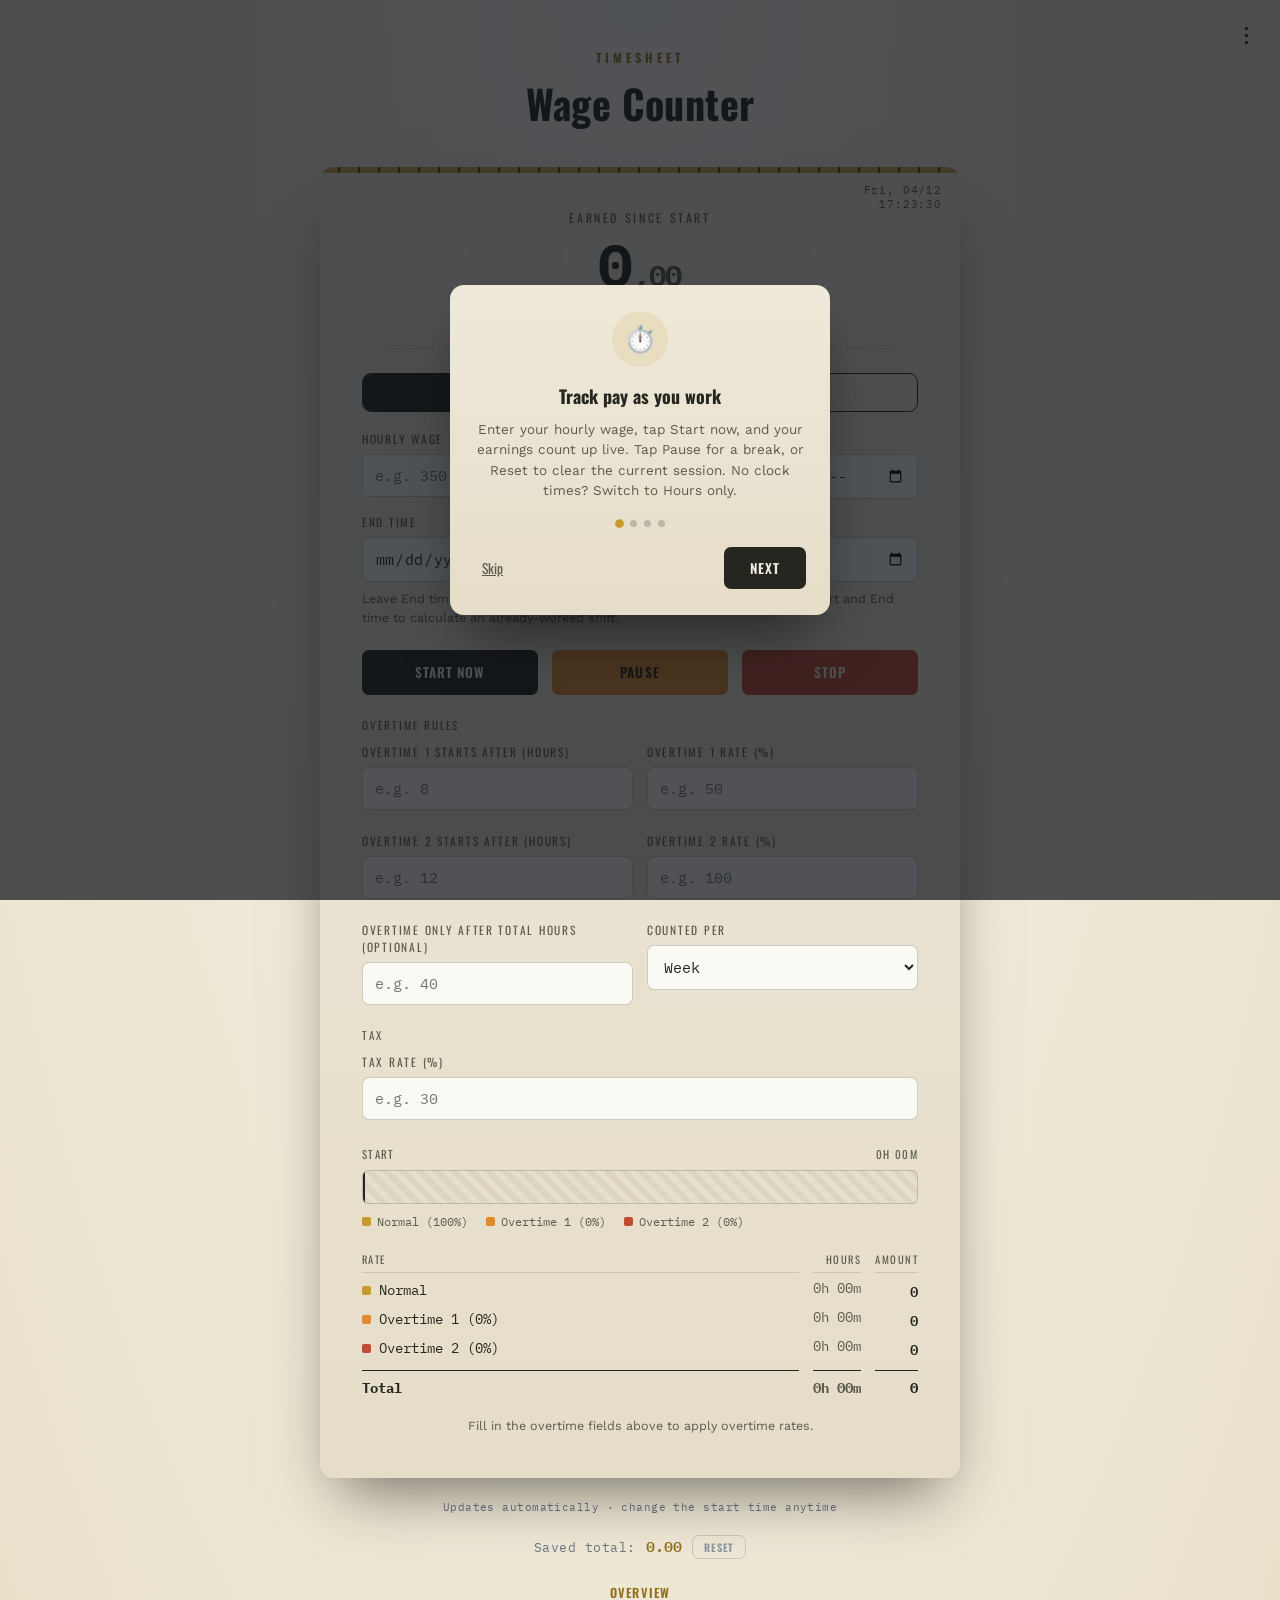
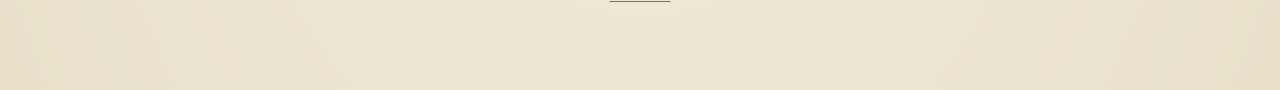
<file: index.html>
<!DOCTYPE html>
<html lang="en">
<head>
<meta charset="UTF-8">
<meta name="viewport" content="width=device-width, initial-scale=1.0">
<title>Timesheet — Wage Counter</title>
<link rel="manifest" href="manifest.json">
<meta name="theme-color" content="#161b22">
<meta name="mobile-web-app-capable" content="yes">
<meta name="apple-mobile-web-app-capable" content="yes">
<meta name="apple-mobile-web-app-status-bar-style" content="black-translucent">
<meta name="apple-mobile-web-app-title" content="Wage Counter">
<link rel="apple-touch-icon" href="icon-192.png">
<link rel="icon" href="icon-192.png">
<link rel="preconnect" href="https://fonts.googleapis.com">
<link href="https://fonts.googleapis.com/css2?family=Oswald:wght@400;500;600;700&family=IBM+Plex+Mono:wght@400;500;600;700&family=Work+Sans:wght@400;500;600&display=swap" rel="stylesheet">
<style>
  :root{
    --bg: #161b22;
    --bg-vignette: #0f1319;
    --paper: #efe9db;
    --paper-2: #e5ddc8;
    --ink: #24261f;
    --ink-soft: #5b5c4e;
    --brass: #c69a2b;
    --brass-soft: #ddc27a;
    --amber: #e08a2e;
    --rust: #c04a32;
    --manual: #5c8a8d;
    --muted: #8b93a1;
    --line: rgba(36,38,31,0.14);

    /* "shell" = the outer page chrome outside the paper card, theme-aware */
    --shell-bg-1: #232b38;
    --shell-bg-2: #161b22;
    --shell-bg-3: #0f1319;
    --shell-text: #f2eee2;
    --shell-text-soft: #ddc27a;
    --shell-muted: #8b93a1;
  }

  :root[data-theme="light"]{
    --shell-bg-1: #fdfbf5;
    --shell-bg-2: #f2ecdc;
    --shell-bg-3: #e8e0c9;
    --shell-text: #24261f;
    --shell-text-soft: #93711c;
    --shell-muted: #6b7280;
  }

  *{ box-sizing: border-box; }

  html,body{
    margin:0; padding:0;
    min-height:100vh;
    background:
      radial-gradient(ellipse at 50% -10%, var(--shell-bg-1) 0%, var(--shell-bg-2) 45%, var(--shell-bg-3) 100%);
    font-family: 'Work Sans', sans-serif;
    color: var(--shell-text);
    -webkit-font-smoothing: antialiased;
    transition: background .2s ease, color .2s ease;
  }

  body{
    display:flex;
    align-items:flex-start;
    justify-content:center;
    padding: 48px 18px 80px;
  }

  .wrap{ width:100%; max-width: 640px; }

  .eyebrow{
    font-family:'Oswald', sans-serif;
    font-weight:600;
    letter-spacing: 0.32em;
    text-transform: uppercase;
    font-size: 12.5px;
    color: var(--shell-text-soft);
    text-align:center;
    margin: 0 0 6px;
  }

  h1{
    font-family:'Oswald', sans-serif;
    font-weight:700;
    font-size: clamp(28px, 5.5vw, 40px);
    text-align:center;
    letter-spacing: 0.01em;
    margin: 0 0 34px;
    color: var(--shell-text);
  }

  .card{
    background: linear-gradient(180deg, var(--paper) 0%, var(--paper-2) 100%);
    color: var(--ink);
    border-radius: 14px;
    padding: 34px clamp(20px, 5vw, 42px) 30px;
    box-shadow:
      0 30px 60px -20px rgba(0,0,0,0.55),
      0 2px 0 rgba(255,255,255,0.05) inset;
    position: relative;
    overflow: hidden;
  }

  .card::before{
    content:"";
    position:absolute; top:0; left:0; right:0; height:6px;
    background: repeating-linear-gradient(90deg, var(--brass) 0 18px, var(--ink) 18px 20px);
    opacity:0.85;
  }

  .punch{
    position:absolute; top:16px; right:18px;
    font-family:'IBM Plex Mono', monospace;
    font-size:10.5px;
    color: var(--ink-soft);
    letter-spacing: 0.08em;
    text-align:right;
  }
  .punch span{ display:block; }

  .hero{
    text-align:center;
    padding: 8px 0 26px;
    border-bottom: 1px dashed var(--line);
    margin-bottom: 24px;
  }

  .hero-label{
    font-family:'Oswald', sans-serif;
    text-transform:uppercase;
    letter-spacing:0.22em;
    font-size:12px;
    color: var(--ink-soft);
    margin-bottom: 10px;
  }

  .kr-display{
    font-family:'IBM Plex Mono', monospace;
    font-weight:700;
    font-size: clamp(38px, 9vw, 58px);
    line-height:1;
    letter-spacing: -0.01em;
    color: var(--ink);
    font-variant-numeric: tabular-nums;
  }
  .kr-display .oere{ font-size: 0.5em; color: var(--ink-soft); }

  .hero-sub{
    margin-top: 10px;
    font-family:'IBM Plex Mono', monospace;
    font-size: 13.5px;
    color: var(--ink-soft);
  }
  .hero-sub b{ color: var(--rust); font-weight:600; }

  .row{
    display:flex; gap: 14px; flex-wrap: wrap;
    margin-bottom: 22px;
  }
  .field{ flex: 1 1 200px; }

  label{
    display:block;
    font-family:'Oswald', sans-serif;
    font-size: 11.5px;
    text-transform: uppercase;
    letter-spacing: 0.15em;
    color: var(--ink-soft);
    margin-bottom: 7px;
  }

  input[type="number"], input[type="datetime-local"], input[type="date"], input[type="text"]{
    width: 100%;
    font-family:'IBM Plex Mono', monospace;
    font-size: 15px;
    padding: 11px 12px;
    border-radius: 7px;
    border: 1.5px solid rgba(36,38,31,0.22);
    background: #fbf9f3;
    color: var(--ink);
    outline: none;
    transition: border-color .15s ease, box-shadow .15s ease;
  }
  input:focus{
    border-color: var(--brass);
    box-shadow: 0 0 0 3px rgba(198,154,43,0.22);
  }

  .btnrow{ display:flex; align-items:flex-end; }

  button{
    width:100%;
    font-family:'Oswald', sans-serif;
    font-weight:600;
    letter-spacing: 0.08em;
    text-transform: uppercase;
    font-size: 13.5px;
    padding: 12.5px 16px;
    border-radius: 7px;
    border: none;
    cursor: pointer;
    background: var(--ink);
    color: var(--paper);
    transition: transform .12s ease, background .15s ease;
  }
  button:hover{ background:#3a3c30; }
  button:active{ transform: scale(0.97); }
  button:focus-visible{ outline: 3px solid var(--brass); outline-offset:2px; }

  button.btn-pause{ background: var(--amber); color: var(--ink); }
  button.btn-pause:hover{ background:#c97a1f; }
  button.btn-pause.is-paused{ background: var(--rust); color: var(--paper); }
  button.btn-pause.is-paused:hover{ background:#a63d28; }

  button.btn-stop{ background: var(--rust); color: var(--paper); }
  button.btn-stop:hover{ background:#a63d28; }

  button.btn-add{ background: var(--amber); color: var(--ink); }
  button.btn-add:hover{ background:#c97a1f; }

  button.btn-reset-mode{ background: var(--rust); color: var(--paper); }
  button.btn-reset-mode:hover{ background:#a63d28; }

  .total-bar{
    display:flex; align-items:baseline; justify-content:center; gap: 10px;
    margin-top: 20px;
    font-family:'IBM Plex Mono', monospace;
    font-size: 13px;
    color: var(--shell-muted);
  }
  .total-bar .total-label{ letter-spacing:0.04em; }
  .total-bar .total-value{ color: var(--shell-text-soft); font-weight:600; font-size: 15px; }
  .total-reset{
    width:auto; padding: 3px 11px; font-size: 10.5px;
    background: transparent; border: 1px solid rgba(139,147,161,0.4); color: var(--muted);
    text-transform: uppercase; letter-spacing: 0.08em;
  }
  .total-reset:hover{ background: rgba(139,147,161,0.15); }

  .modal-overlay{
    display:none; position:fixed; inset:0; background: rgba(15,19,25,0.72);
    align-items:center; justify-content:center; padding: 20px; z-index: 60;
  }
  .modal-overlay.show{ display:flex; }
  .modal-box{
    background: linear-gradient(180deg, var(--paper) 0%, var(--paper-2) 100%);
    color: var(--ink); border-radius: 14px; padding: 26px 24px; max-width: 380px; width:100%;
    box-shadow: 0 30px 60px -20px rgba(0,0,0,0.6);
  }
  .modal-box h3{ font-family:'Oswald', sans-serif; margin:0 0 10px; font-size:18px; }
  .modal-box p{ font-size:13.5px; color: var(--ink-soft); margin: 0 0 20px; line-height:1.5; }
  .modal-actions{ display:flex; flex-direction:column; gap:8px; }
  .modal-actions button{ width:100%; }
  .modal-cancel{
    background:none; color:var(--ink-soft); text-decoration:underline;
    font-weight:400; text-transform:none; letter-spacing:0; padding:6px;
  }
  .modal-cancel:hover{ background:none; color: var(--ink); }

  /* --- Onboarding tutorial (first launch) --- */
  .onboard-icon{
    width: 56px; height:56px; border-radius:50%;
    background: rgba(198,154,43,0.14);
    display:flex; align-items:center; justify-content:center;
    font-size: 26px; margin: 0 auto 16px;
  }
  .onboard-box h3{ text-align:center; }
  .onboard-box p{ text-align:center; }
  .onboard-dots{
    display:flex; justify-content:center; gap:7px; margin: 4px 0 20px;
  }
  .onboard-dots span{
    width:7px; height:7px; border-radius:50%;
    background: rgba(36,38,31,0.22);
    transition: background .2s ease, transform .2s ease;
  }
  .onboard-dots span.active{ background: var(--brass); transform: scale(1.25); }
  .onboard-actions{
    display:flex; align-items:center; justify-content:space-between; gap:12px;
  }
  .onboard-skip{
    width:auto; background:none; color: var(--ink-soft);
    text-decoration: underline; font-weight:400; text-transform:none;
    letter-spacing:0; padding:8px;
  }
  .onboard-skip:hover{ background:none; color: var(--ink); }
  .onboard-next{ width:auto; padding: 11px 26px; }

  .modal-box label{ text-align:left; }
  .modal-box input[type="date"],
  .modal-box input[type="text"],
  .modal-box input[type="number"]{
    margin-bottom: 16px;
  }
  .modal-box textarea{
    width:100%;
    font-family:'Work Sans', sans-serif;
    font-size: 14px;
    padding: 10px 12px;
    border-radius: 7px;
    border: 1.5px solid rgba(36,38,31,0.22);
    background: #fbf9f3;
    color: var(--ink);
    outline: none;
    resize: vertical;
    min-height: 56px;
    margin: 6px 0 18px;
    box-sizing: border-box;
  }
  .modal-box textarea:focus{ border-color: var(--brass); box-shadow: 0 0 0 3px rgba(198,154,43,0.22); }

  .extra-toggle{
    background:none; border: 1.5px dashed rgba(198,154,43,0.5);
    color: var(--ink-soft); font-family:'Oswald', sans-serif;
    font-size: 12px; text-transform:uppercase; letter-spacing:0.08em;
    padding: 10px; border-radius: 8px; margin-bottom: 16px;
  }
  .extra-toggle:hover{ background: rgba(198,154,43,0.08); color: var(--ink); }
  .extra-fields input{ margin-bottom: 16px; }

  .duplicate-notice{
    background: rgba(92,138,141,0.12);
    border: 1.5px dashed var(--manual);
    border-radius: 9px;
    padding: 12px 14px;
    margin: -6px 0 18px;
  }
  .duplicate-notice p{
    font-size: 12.5px; color: var(--ink); line-height:1.5; margin: 0 0 10px;
  }

  /* --- Overview link / navigation --- */
  .overview-link-row{ text-align:center; margin-top: 16px; }
  .overview-link{
    width:auto; background:none; color: var(--shell-text-soft);
    text-decoration: underline; text-underline-offset: 3px;
    font-family:'Oswald', sans-serif; font-size: 12.5px;
    letter-spacing: 0.1em; text-transform: uppercase; padding: 8px;
  }
  .overview-link:hover{ background:none; color: var(--shell-text); }

  /* --- Overview screen --- */
  #overviewView{ display:none; }
  .overview-topbar{
    display:flex; align-items:center; justify-content:space-between; gap: 10px;
    margin-bottom: 18px;
  }
  .overview-topbar button{
    width:auto; padding: 10px 16px; font-size: 12.5px;
    flex-shrink:0;
  }

  .selection-summary{
    display:none;
    align-items:center; justify-content:space-between; gap:12px;
    background: rgba(198,154,43,0.14);
    border: 1.5px dashed rgba(198,154,43,0.55);
    border-radius: 10px;
    padding: 12px 16px;
    margin-bottom: 18px;
    color: var(--paper);
    font-family:'IBM Plex Mono', monospace;
    font-size: 13px;
  }
  .selection-summary.show{ display:flex; }
  .selection-summary .sel-value{ color: var(--brass-soft); font-weight:700; font-size:16px; }
  .selection-summary button{ width:auto; padding: 7px 12px; font-size: 11px; }

  .week-empty{
    text-align:center; color: var(--muted); font-size: 13.5px;
    padding: 40px 10px; line-height:1.6;
  }

  .week-card{
    width:100%;
    display:flex; align-items:center; justify-content:space-between; gap: 12px;
    background: linear-gradient(180deg, var(--paper) 0%, var(--paper-2) 100%);
    color: var(--ink);
    border-radius: 12px;
    padding: 14px 40px 14px 18px;
    margin-bottom: 10px;
    border: 2px solid transparent;
    cursor: pointer;
    text-align:left;
    text-transform: none;
    letter-spacing: normal;
    font-weight: 400;
    position: relative;
    transition: border-color .12s ease, transform .1s ease;
    -webkit-tap-highlight-color: transparent;
    user-select: none;
  }
  .week-card:active{ transform: scale(0.98); }
  .week-card.manual-only{ border-color: var(--manual); }
  .week-card.selected{ border-color: var(--brass); box-shadow: 0 0 0 3px rgba(198,154,43,0.25); }
  .manual-badge{
    display:inline-block; margin-left:7px; padding:2px 7px; border-radius:5px;
    background: rgba(92,138,141,0.18); color: var(--manual);
    font-family:'IBM Plex Mono', monospace; font-size:9.5px; letter-spacing:0.06em;
    text-transform:uppercase; vertical-align:middle;
  }

  .week-card-delete{
    position:absolute; top:10px; right:10px;
    width:auto; background:none; border:none; color: var(--ink-soft);
    font-size: 13px; padding: 5px 8px; cursor:pointer; border-radius:6px;
    text-transform:none; letter-spacing:normal; font-weight:400;
  }
  .week-card-delete:hover{ background: rgba(192,74,50,0.12); color: var(--rust); }
  .week-card-delete.armed{ background: var(--rust); color: var(--paper); font-weight:600; font-size:10.5px; }

  .day-row-right{ display:flex; align-items:center; gap:8px; flex-shrink:0; }
  .entry-delete{
    width:auto; background:none; border:none; color: var(--ink-soft);
    font-size: 13px; padding: 4px 7px; cursor:pointer; border-radius:6px;
    flex-shrink:0;
  }
  .entry-delete:hover{ background: rgba(192,74,50,0.1); color: var(--rust); }
  .entry-delete.armed{ background: var(--rust); color: var(--paper); font-weight:600; font-size:10.5px; }
  .week-card .week-main{ font-family:'Oswald', sans-serif; font-weight:600; font-size: 15px; }
  .week-card .week-range{ font-size: 11.5px; color: var(--ink-soft); margin-top: 2px; font-family:'IBM Plex Mono', monospace; }
  .week-card .week-stats{ text-align:right; font-family:'IBM Plex Mono', monospace; }
  .week-card .week-amount{ font-weight:700; font-size: 16px; }
  .week-card .week-hours{ font-size: 11.5px; color: var(--ink-soft); margin-top:2px; }

  .overview-hint{
    text-align:center; color: var(--muted); font-size: 12px;
    margin-top: 18px; line-height:1.6;
  }

  /* --- Week detail bottom sheet --- */
  .sheet-overlay{
    display:none; position:fixed; inset:0; background: rgba(15,19,25,0.6);
    z-index: 70;
  }
  .sheet-overlay.show{ display:block; }
  .sheet-panel{
    position:fixed; left:0; right:0; bottom:0;
    top: 8vh;
    background: linear-gradient(180deg, var(--paper) 0%, var(--paper-2) 100%);
    color: var(--ink);
    border-radius: 18px 18px 0 0;
    padding: 20px clamp(18px, 5vw, 34px) 26px;
    box-shadow: 0 -20px 50px -10px rgba(0,0,0,0.5);
    display:flex; flex-direction:column;
    max-width: 640px; margin: 0 auto;
  }
  .sheet-handle{
    width: 40px; height:4px; border-radius:2px;
    background: rgba(36,38,31,0.25);
    margin: 0 auto 14px;
  }
  .sheet-header{
    display:flex; align-items:flex-start; justify-content:space-between;
    margin-bottom: 6px;
  }
  .sheet-header h3{ font-family:'Oswald', sans-serif; font-size:19px; margin:0; }
  .sheet-header .sheet-range{ font-size:12px; color: var(--ink-soft); font-family:'IBM Plex Mono', monospace; margin-top:3px; }
  .sheet-close{
    width:auto; background:none; color: var(--ink-soft);
    font-size: 20px; line-height:1; padding: 2px 8px;
  }
  .sheet-close:hover{ background: rgba(36,38,31,0.08); }
  .sheet-total{
    font-family:'IBM Plex Mono', monospace; font-size: 13.5px; color: var(--ink-soft);
    margin: 10px 0 14px; padding-bottom: 12px; border-bottom: 1px dashed var(--line);
  }
  .sheet-total b{ color: var(--ink); font-size: 16px; }
  .sheet-days{ overflow-y:auto; flex:1; }
  .day-row{
    padding: 12px 0; border-bottom: 1px solid var(--line);
  }
  .day-row:last-child{ border-bottom:none; }
  .day-row-top{
    display:flex; align-items:baseline; justify-content:space-between; gap: 10px;
  }
  .day-row .day-date{ font-family:'Oswald', sans-serif; font-weight:600; font-size: 14px; }
  .day-row .day-stats{
    font-family:'IBM Plex Mono', monospace; font-size: 13px; text-align:right; color: var(--ink-soft);
    white-space:nowrap;
  }
  .day-row .day-stats b{ color: var(--ink); }
  .day-row .day-comment{
    margin-top: 5px; font-size: 12.5px; color: var(--ink-soft);
    font-style: italic; line-height:1.4;
  }
  .day-row .day-extra{
    margin-top: 5px; font-size: 12.5px; color: var(--manual); font-weight:600;
  }

  /* --- Theme menu (3-dot button, top of app) --- */
  .theme-menu-btn{
    position: fixed; top: 14px; right: 14px; z-index: 55;
    width: 38px; height:38px; padding:0;
    border-radius: 50%;
    background: rgba(255,255,255,0.06);
    color: var(--shell-text, #f2eee2);
    font-size: 20px; line-height:1;
    display:flex; align-items:center; justify-content:center;
    border: 1px solid rgba(255,255,255,0.12);
  }
  .theme-menu-btn:hover{ background: rgba(255,255,255,0.12); }

  .theme-menu{
    display:none; position: fixed; top: 58px; right: 14px; z-index: 55;
    background: linear-gradient(180deg, var(--paper) 0%, var(--paper-2) 100%);
    border-radius: 12px; padding: 8px;
    box-shadow: 0 16px 36px -12px rgba(0,0,0,0.5);
    min-width: 190px;
  }
  .theme-menu.show{ display:block; }
  .theme-menu button{
    width:100%; text-align:left; background:none; color: var(--ink);
    text-transform:none; letter-spacing:normal; font-weight:500; font-size:13.5px;
    padding: 10px 12px; border-radius: 7px;
    display:flex; align-items:center; justify-content:space-between;
  }
  .theme-menu button:hover{ background: rgba(36,38,31,0.07); }
  .theme-menu button.active{ color: var(--ink); font-weight:700; }
  .theme-menu button.active::after{ content:"✓"; color: var(--brass); font-weight:700; }

  .row.btnrow-outer{ margin-bottom: 22px; }
  .row.btnrow-outer .field{ flex: 1 1 160px; }

  .section-label{
    font-family:'Oswald', sans-serif;
    text-transform:uppercase;
    letter-spacing:0.18em;
    font-size:11px;
    color: var(--ink-soft);
    margin: 2px 0 10px;
  }

  .paused-flag{
    display:inline-block;
    margin-left: 8px;
    color: var(--rust);
    font-weight: 700;
  }

  .timeline-wrap{ margin: 26px 0 22px; }
  .timeline-label{
    display:flex; justify-content:space-between;
    font-family:'Oswald', sans-serif;
    font-size: 11px; letter-spacing:0.12em; text-transform:uppercase;
    color: var(--ink-soft);
    margin-bottom: 8px;
  }

  .timeline{
    position:relative;
    height: 34px;
    border-radius: 6px;
    background: repeating-linear-gradient(45deg, #ddd5bf 0 6px, #e6dfcb 6px 12px);
    border: 1.5px solid rgba(36,38,31,0.18);
    overflow: hidden;
    display:flex;
  }
  .seg{
    height:100%;
    position:relative;
    min-width: 2px;
    transition: width .4s ease;
  }
  .seg.n{ background: linear-gradient(180deg, var(--brass-soft), var(--brass)); }
  .seg.h50{ background: linear-gradient(180deg, #f0ab5d, var(--amber)); }
  .seg.h100{ background: linear-gradient(180deg, #d97158, var(--rust)); }

  .now-marker{
    position:absolute; top:-5px; bottom:-5px;
    width: 2px; background: var(--ink);
    left: 100%;
  }
  .now-marker::after{
    content:"NOW";
    position:absolute; top:-19px; left:50%; transform:translateX(-50%);
    font-family:'IBM Plex Mono', monospace;
    font-size: 9.5px; font-weight:700;
    letter-spacing:0.05em;
    color: var(--ink-soft);
  }
  .now-marker::before{
    content:"";
    position:absolute; top:-4px; left:50%; transform:translateX(-50%);
    width:6px; height:6px; border-radius:50%;
    background: var(--rust);
    box-shadow: 0 0 0 3px rgba(192,74,50,0.25);
  }

  .legend{
    display:flex; gap: 18px; flex-wrap:wrap;
    margin-top: 10px;
    font-family:'IBM Plex Mono', monospace;
    font-size: 11.5px;
    color: var(--ink-soft);
  }
  .legend span{ display:inline-flex; align-items:center; gap:6px; }
  .dot{ width:9px; height:9px; border-radius:2px; display:inline-block; }
  .dot.n{ background: var(--brass); }
  .dot.h50{ background: var(--amber); }
  .dot.h100{ background: var(--rust); }

  .breakdown{
    display:grid;
    grid-template-columns: 1fr auto auto;
    gap: 6px 14px;
    font-family:'IBM Plex Mono', monospace;
    font-size: 14px;
  }
  .breakdown .head{
    font-family:'Oswald', sans-serif;
    font-size: 10.5px;
    text-transform:uppercase;
    letter-spacing:0.14em;
    color: var(--ink-soft);
    padding-bottom: 5px;
    border-bottom: 1px solid var(--line);
  }
  .breakdown .rate-label{ display:flex; align-items:center; gap:8px; }
  .breakdown .val-kr{ text-align:right; font-weight:600; }
  .breakdown .val-t{ text-align:right; color: var(--ink-soft); }
  .breakdown .tot{ border-top: 1.5px solid var(--ink); margin-top:4px; padding-top:8px; font-weight:700; }

  .hint{
    margin-top: 20px;
    font-size: 12.5px;
    color: var(--ink-soft);
    line-height:1.5;
    text-align:center;
  }

  footer{
    text-align:center;
    margin-top: 22px;
    font-family:'IBM Plex Mono', monospace;
    font-size: 11px;
    color: var(--shell-muted);
    letter-spacing: 0.04em;
  }

  .install-banner{
    display:none;
    align-items:center;
    justify-content:space-between;
    gap: 14px;
    background: linear-gradient(180deg, var(--paper) 0%, var(--paper-2) 100%);
    color: var(--ink);
    border-radius: 12px;
    padding: 14px 18px;
    margin-bottom: 22px;
    box-shadow: 0 12px 30px -12px rgba(0,0,0,0.4);
  }
  .install-banner.show{ display:flex; }
  .install-banner p{
    margin:0;
    font-size: 13.5px;
    line-height:1.4;
  }
  .install-banner strong{ display:block; font-family:'Oswald', sans-serif; font-size:13px; text-transform:uppercase; letter-spacing:0.08em; margin-bottom:2px; }
  .install-banner button{
    flex-shrink:0;
    width:auto;
    padding: 10px 18px;
    font-size:12.5px;
  }
  .install-dismiss{
    background:none; border:none; color: var(--ink-soft);
    font-size: 18px; line-height:1; cursor:pointer; padding: 0 4px; width:auto;
  }

  @media (prefers-reduced-motion: reduce){
    .seg{ transition:none; }
  }

  /* --- Input mode toggle (start/end vs hours only) --- */
  .mode-toggle{
    display:flex; margin-bottom: 18px; border: 1.5px solid var(--ink);
    border-radius: 9px; overflow:hidden;
  }
  button.mode-btn{
    flex:1; border-radius:0; background:transparent; color: var(--ink);
    font-size: 12px; padding: 10px 8px;
  }
  button.mode-btn:hover{ background: rgba(36,38,31,0.08); }
  button.mode-btn.active{ background: var(--ink); color: var(--paper); }
  body[data-mode="hours"] .mode-times{ display:none; }
  body:not([data-mode="hours"]) .mode-hours{ display:none; }
  .tax-rows{ display:contents; }
  .total-net{ color: var(--shell-muted); font-size: 12px; }
  .sel-tax{ display:block; font-size: 11.5px; opacity:.8; margin-top:3px; }
  .sel-actions{ display:flex; gap:8px; align-items:center; }
  .sel-actions .btn-add{ width:auto; padding: 7px 12px; font-size: 11px; }
  .check-row{
    display:flex !important; align-items:center; gap:10px; text-transform:none !important;
    letter-spacing:0 !important; font-family:'Work Sans', sans-serif !important;
    font-size: 13px !important; margin: 2px 0 20px;
  }
  .check-row input{ width:18px; height:18px; flex-shrink:0; margin:0; accent-color: var(--brass); }
  .week-card.collection-card{ border-color: var(--brass); }
  .coll-badge{
    display:inline-block; margin-left:7px; padding:2px 7px; border-radius:5px;
    background: rgba(198,154,43,0.2); color: #8a5a1a;
    font-family:'IBM Plex Mono', monospace; font-size:9.5px; letter-spacing:0.06em;
    text-transform:uppercase; vertical-align:middle;
  }

  select#periodType{
    width:100%; font-family:'IBM Plex Mono', monospace; font-size:15px; padding:11px 12px;
    border-radius:7px; border:1.5px solid rgba(36,38,31,0.22); background:#fbf9f3; color:var(--ink); outline:none;
  }
  select#periodType:focus{ border-color: var(--brass); box-shadow: 0 0 0 3px rgba(198,154,43,0.22); }

  .selection-summary{ flex-wrap: wrap; }
  .sel-actions .btn-add{ white-space: nowrap; }
  :root[data-theme="light"] .selection-summary{ color: var(--ink); }
  :root[data-theme="light"] .selection-summary .sel-value{ color: #8a5a1a; }

  .break-info{
    font-family:'IBM Plex Mono', monospace; font-size:12.5px; color: var(--ink-soft);
    margin: -8px 0 16px; min-height: 1em;
  }
  .break-info.err{ color: var(--rust); }

  /* --- Costs overview --- */
  #costsView{ display:none; }
  .cost-summary{ text-align:center; margin: 4px 0 14px; }
  .cost-summary .big{ font-family:'Oswald',sans-serif; font-size:30px; color: var(--ink); }
  .cost-summary .sub{ font-family:'IBM Plex Mono',monospace; font-size:12.5px; color: var(--ink-soft); margin-top:4px; }
  .cost-card{
    border-radius:12px; padding: 12px 14px; margin-bottom: 10px;
    border:2px solid var(--rust); background: rgba(192,74,50,0.10); color: var(--ink);
  }
  .cost-card.green{ border-color:#3f8f4f; background: rgba(63,143,79,0.14); }
  .cost-card .cost-head{ display:flex; justify-content:space-between; align-items:center; gap:10px; }
  .cost-card .cost-name{ font-family:'Oswald',sans-serif; letter-spacing:0.05em; text-transform:uppercase; font-size:14px; }
  .cost-card .cost-amt{ font-family:'IBM Plex Mono',monospace; font-weight:600; }
  .cost-card .cost-state{ font-family:'IBM Plex Mono',monospace; font-size:12px; color: var(--ink-soft); margin-top:4px; }
  .cost-card:not(.green) .cost-state{ color: var(--rust); }
  .fixed-list{ margin-top:8px; border-top:1px dashed rgba(128,128,128,0.4); padding-top:6px; }
  .fixed-row{ display:flex; align-items:center; justify-content:space-between; gap:8px; padding:5px 0; font-size:14px; }
  .fixed-row .fr-main{ flex:1; background:none; color:inherit; text-align:left; text-transform:none; letter-spacing:normal; font-weight:400; padding:4px 0; display:flex; justify-content:space-between; gap:10px; }
  .fixed-row .fr-main:hover{ background:none; }
  .cost-del{ width:auto; background:none; color: var(--ink-soft); padding:4px 8px; font-size:13px; text-transform:none; letter-spacing:normal; }
  .cost-del:hover{ background:none; color: var(--rust); }
  .cost-del.armed{ color:#fff; background: var(--rust); border-radius:8px; }
  .cost-item{ display:flex; align-items:center; gap:8px; touch-action:pan-y; }
  .cost-item .drag-handle{
    width:auto; background:none; color: var(--ink-soft); padding:6px 8px; font-size:20px; line-height:1;
    cursor:grab; touch-action:none; text-transform:none; letter-spacing:normal; user-select:none;
  }
  .cost-item .drag-handle:hover{ background:none; }
  .cost-item .ci-main{ flex:1; min-width:0; background:none; color:inherit; text-align:left; text-transform:none; letter-spacing:normal; font-weight:400; padding:0; }
  .cost-item .ci-main:hover{ background:none; }
  .cost-item .cost-head{ gap:8px; }
  .cost-item.dragging{ opacity:0.85; box-shadow:0 8px 20px rgba(0,0,0,0.35); position:relative; z-index:5; }
  .cost-hint{ font-size:12px; color: var(--ink-soft); text-align:center; margin: 6px 0 12px; }
  .cost-add-row{ display:flex; gap:8px; margin-bottom:10px; }
  .cost-add-row button{ flex:1; }
  .pick-head{ display:flex; justify-content:space-between; align-items:center; margin: 4px 0 6px; }
  .pick-head .section-label{ margin:0; }
  .pick-links button{ width:auto; background:none; color: var(--ink-soft); text-decoration:underline; text-underline-offset:3px; padding:4px 6px; font-size:11.5px; letter-spacing:0.05em; }
  .pick-links button:hover{ background:none; color: var(--ink); }
  .pick-list{ max-height: 240px; overflow-y:auto; margin-bottom: 14px; }
  .pick-row{
    width:100%; display:flex; align-items:center; gap:10px; text-align:left;
    background: linear-gradient(180deg, var(--paper) 0%, var(--paper-2) 100%); color: var(--ink);
    border:2px solid transparent; border-radius:10px; padding:9px 12px; margin-bottom:6px;
    text-transform:none; letter-spacing:normal; font-weight:400; font-size:13.5px;
  }
  .pick-row:hover{ background: linear-gradient(180deg, var(--paper) 0%, var(--paper-2) 100%); }
  .pick-row.on{ border-color: var(--brass); }
  .pick-row .pk-box{ font-size:18px; line-height:1; color: var(--ink-soft); }
  .pick-row.on .pk-box{ color: var(--brass); }
  .pick-row .pk-main{ flex:1; min-width:0; }
  .pick-row .pk-sub{ font-size:11.5px; color: var(--ink-soft); }
  .pick-row .pk-amt{ font-family:'IBM Plex Mono',monospace; font-weight:600; }
  .fixed-note{ font-size:11.5px; color: var(--ink-soft); margin-top:6px; }
  #lockBtn:disabled{ opacity:0.4; cursor:default; }
  .lock-hint{ font-size:12px; color: var(--ink-soft); text-align:center; margin: -2px 0 12px; min-height:1em; }
  .lock-card .lock-items{ margin:8px 0 4px; border-top:1px dashed rgba(128,128,128,0.4); padding-top:6px; }
  .lock-row{ display:flex; justify-content:space-between; gap:10px; font-size:13.5px; padding:2px 0; }
  .fix-badge{ font-size:10px; letter-spacing:0.06em; text-transform:uppercase; background: var(--brass); color: var(--ink); border-radius:6px; padding:1px 6px; margin-left:6px; vertical-align:middle; }
  .lock-actions{ display:flex; gap:6px; flex-wrap:wrap; margin-top:8px; }
  .lock-actions button{ flex:1; min-width:96px; padding:9px 8px; font-size:11.5px; }
  .lock-actions button.armed{ background: var(--rust); color:#fff; }
  .hist-card{ opacity:0.9; border-color: rgba(128,128,128,0.5); background: rgba(128,128,128,0.08); }
  .cost-card.hist-card .cost-state{ color: var(--ink-soft); }
  .modal-box .lock-check{ display:flex; align-items:center; gap:10px; text-transform:none; letter-spacing:normal; font-size:13.5px; margin: 12px 0 16px; }
  .modal-box .lock-check input{ width:auto; margin:0; }
  .cost-empty{ text-align:center; color: var(--ink-soft); font-size:13px; padding:10px 0; }
</style>
</head>
<body>
<button id="themeMenuBtn" class="theme-menu-btn" aria-label="Theme settings">⋮</button>
<div id="themeMenu" class="theme-menu">
  <button type="button" data-theme-choice="light">Light</button>
  <button type="button" data-theme-choice="dark">Dark</button>
  <button type="button" data-theme-choice="system">Use device setting</button>
  <button type="button" id="costsToggleBtn">Costs overview: Off</button>
</div>

<div class="modal-overlay" id="onboardModal">
  <div class="modal-box onboard-box" id="onboardBox">
    <!-- content filled in by JS -->
  </div>
</div>

<div class="wrap">
  <p class="eyebrow">Timesheet</p>
  <h1>Wage Counter</h1>

  <div class="install-banner" id="installBanner">
    <p><strong>Install this app</strong>Get a full-screen app with no browser bar, and offline access.</p>
    <button id="installBtn">Install</button>
    <button class="install-dismiss" id="installDismiss" aria-label="Dismiss">✕</button>
  </div>

  <div class="card">
    <div class="punch"><span id="punchDate">—</span><span id="punchClock">—</span></div>

    <div class="hero">
      <div class="hero-label">Earned since start</div>
      <div class="kr-display"><span id="krWhole">0</span><span class="oere">,<span id="krOere">00</span></span></div>
      <div class="hero-sub" id="heroSub">Set hourly wage and start time to begin</div>
    </div>

    <div class="mode-toggle" id="modeToggle">
      <button type="button" class="mode-btn active" data-mode="times">Start / end time</button>
      <button type="button" class="mode-btn" data-mode="hours">Hours only</button>
    </div>

    <div class="row">
      <div class="field">
        <label for="wage">Hourly wage</label>
        <input type="number" id="wage" min="0" step="0.01" placeholder="e.g. 350.00" value="">
      </div>
      <div class="field mode-times">
        <label for="startInput">Start time</label>
        <input type="datetime-local" id="startInput">
      </div>
      <div class="field mode-times">
        <label for="endInput">End time</label>
        <input type="datetime-local" id="endInput">
      </div>
      <div class="field mode-hours">
        <label for="hoursInput">Hours worked</label>
        <input type="number" id="hoursInput" min="0" step="0.25" placeholder="e.g. 7.5" value="">
      </div>
      <div class="field mode-hours">
        <label for="hoursDate">Date</label>
        <input type="date" id="hoursDate">
      </div>
    </div>
    <p class="hint mode-times" style="margin-top:-14px; margin-bottom:22px; text-align:left;">Leave End time blank to keep counting live from now. Enter both a past Start and End time to calculate an already-worked shift.</p>
    <p class="hint mode-hours" style="margin-top:-14px; margin-bottom:22px; text-align:left;">Enter just the number of hours worked (e.g. 7.5) and the date. Overtime rules count from the first hour.</p>

    <div class="row btnrow-outer mode-hours">
      <div class="field btnrow">
        <button id="saveHoursBtn" class="btn-add">Save shift</button>
      </div>
    </div>

    <div class="row btnrow-outer mode-times">
      <div class="field btnrow">
        <button id="startBtn">Start now</button>
      </div>
      <div class="field btnrow">
        <button id="pauseBtn" class="btn-pause">Pause</button>
      </div>
      <div class="field btnrow">
        <button id="stopBtn" class="btn-stop">Stop</button>
      </div>
    </div>

    <div class="section-label">Overtime rules</div>
    <div class="row">
      <div class="field">
        <label for="ot1Hours">Overtime 1 starts after (hours)</label>
        <input type="number" id="ot1Hours" min="0" step="0.25" placeholder="e.g. 8" value="">
      </div>
      <div class="field">
        <label for="ot1Pct">Overtime 1 rate (%)</label>
        <input type="number" id="ot1Pct" min="0" step="1" placeholder="e.g. 50" value="">
      </div>
    </div>
    <div class="row">
      <div class="field">
        <label for="ot2Hours">Overtime 2 starts after (hours)</label>
        <input type="number" id="ot2Hours" min="0" step="0.25" placeholder="e.g. 12" value="">
      </div>
      <div class="field">
        <label for="ot2Pct">Overtime 2 rate (%)</label>
        <input type="number" id="ot2Pct" min="0" step="1" placeholder="e.g. 100" value="">
      </div>
    </div>

    <div class="row">
      <div class="field">
        <label for="periodHours">Overtime only after total hours (optional)</label>
        <input type="number" id="periodHours" min="0" step="0.25" placeholder="e.g. 40" value="">
      </div>
      <div class="field">
        <label for="periodType">Counted per</label>
        <select id="periodType">
          <option value="week">Week</option>
          <option value="month">Month</option>
        </select>
      </div>
    </div>

    <div class="section-label">Tax</div>
    <div class="row">
      <div class="field">
        <label for="taxPct">Tax rate (%)</label>
        <input type="number" id="taxPct" min="0" max="100" step="0.1" placeholder="e.g. 30" value="">
      </div>
    </div>

    <div class="timeline-wrap">
      <div class="timeline-label"><span>Start</span><span id="elapsedLabel">0h 00m</span></div>
      <div class="timeline" id="timeline">
        <div class="now-marker" id="nowMarker"></div>
      </div>
      <div class="legend">
        <span><i class="dot n"></i>Normal (100%)</span>
        <span><i class="dot h50"></i><span id="legendOt1Label">Overtime 1 (50%)</span></span>
        <span><i class="dot h100"></i><span id="legendOt2Label">Overtime 2 (100%)</span></span>
      </div>
    </div>

    <div class="breakdown">
      <div class="head">Rate</div>
      <div class="head" style="text-align:right;">Hours</div>
      <div class="head" style="text-align:right;">Amount</div>

      <div class="rate-label"><i class="dot n"></i>Normal</div>
      <div class="val-t" id="tN">0h 00m</div>
      <div class="val-kr" id="krN">0</div>

      <div class="rate-label"><i class="dot h50"></i><span id="rateOt1Label">Overtime 1</span></div>
      <div class="val-t" id="t50">0h 00m</div>
      <div class="val-kr" id="kr50">0</div>

      <div class="rate-label"><i class="dot h100"></i><span id="rateOt2Label">Overtime 2</span></div>
      <div class="val-t" id="t100">0h 00m</div>
      <div class="val-kr" id="kr100">0</div>

      <div class="rate-label tot">Total</div>
      <div class="val-t tot" id="tTot">0h 00m</div>
      <div class="val-kr tot" id="krTot">0</div>

      <div class="tax-rows" id="taxRows" style="display:none;">
        <div class="rate-label" id="taxLabel">Tax</div>
        <div class="val-t"></div>
        <div class="val-kr" id="krTax">0</div>

        <div class="rate-label tot">Payout</div>
        <div class="val-t tot"></div>
        <div class="val-kr tot" id="krPayout">0</div>
      </div>
    </div>

    <p class="hint" id="hintText">Overtime rates apply after the hours you set above. Leave a field blank to skip that overtime tier.</p>
  </div>

  <footer>Updates automatically · change the start time anytime</footer>

  <div class="total-bar">
    <span class="total-label">Saved total:</span>
    <span class="total-value" id="totalValue">0</span>
    <span class="total-net" id="totalNet" style="display:none;"></span>
    <button class="total-reset" id="resetTotalBtn">Reset</button>
  </div>

  <div class="overview-link-row">
    <button class="overview-link" id="overviewBtn">Overview</button>
    <button class="overview-link" id="costsBtn" style="display:none;">Costs</button>
  </div>
</div>

<div class="wrap" id="costsView">
  <p class="eyebrow">Budget</p>
  <h1>Costs</h1>
  <div class="card">
    <div class="overview-topbar">
      <button id="costsMainBtn">← Main page</button>
      <button id="costsOffBtn" class="btn-add">Turn off</button>
    </div>
    <div class="cost-summary">
      <div class="big" id="costPayout">0</div>
      <div class="sub" id="costPayoutSub"></div>
      <div class="sub" id="costLeft"></div>
    </div>

    <div class="pick-head">
      <p class="section-label">Weeks to count</p>
      <span class="pick-links"><button type="button" id="pickAllBtn">All</button><button type="button" id="pickNoneBtn">None</button></span>
    </div>
    <div class="pick-list" id="pickList"></div>

    <div class="cost-card" id="fixedCard">
      <div class="cost-head">
        <span class="cost-name">Fixed costs</span>
        <span class="cost-amt" id="fixedTotal">0</span>
      </div>
      <div class="cost-state" id="fixedState"></div>
      <div class="fixed-list" id="fixedList"></div>
      <div class="fixed-note" id="fixedNote">↻ Fixed costs repeat every pay period and are counted again after you lock.</div>
    </div>
    <div class="cost-add-row">
      <button type="button" id="addFixedBtn" class="btn-add">+ Add fixed cost</button>
    </div>

    <p class="section-label">Other things</p>
    <div id="costItems"></div>
    <div class="cost-hint" id="costHint">Drag ☰ to reorder — the top one turns green first.</div>
    <div class="cost-add-row">
      <button type="button" id="addItemBtn" class="btn-add">+ Add item</button>
    </div>
    <div class="cost-add-row">
      <button type="button" id="lockBtn">🔒 Lock green costs</button>
    </div>
    <div class="lock-hint" id="lockHint"></div>
    <div id="lockedSection"></div>
  </div>
</div>

<div class="modal-overlay" id="lockModal">
  <div class="modal-box">
    <h3>Lock green costs</h3>
    <p id="lockText"></p>
    <label for="lockName">Name (e.g. month)</label>
    <input type="text" id="lockName" placeholder="e.g. November">
    <label class="lock-check" id="lockCarryRow"><input type="checkbox" id="lockCarry" checked><span id="lockCarryText"></span></label>
    <div class="modal-actions">
      <button id="lockConfirmBtn">Lock</button>
      <button id="lockCancelBtn" class="modal-cancel">Cancel</button>
    </div>
  </div>
</div>

<div class="modal-overlay" id="costModal">
  <div class="modal-box">
    <h3 id="costModalTitle">Add cost</h3>
    <label for="costName">Name</label>
    <input type="text" id="costName" placeholder="e.g. Concert tickets">
    <label for="costAmount">Cost</label>
    <input type="number" id="costAmount" min="0" step="0.01" placeholder="e.g. 1200">
    <div class="break-info err" id="costErr"></div>
    <div class="modal-actions">
      <button id="costSaveBtn">Save</button>
      <button id="costCancelBtn" class="modal-cancel">Cancel</button>
    </div>
  </div>
</div>

<div class="wrap" id="overviewView">
  <p class="eyebrow">Timesheet</p>
  <h1>Overview</h1>

  <div class="card">
    <div class="overview-topbar">
      <button id="mainPageBtn">← Main page</button>
      <button id="addWeekBtn" class="btn-add">+ Add week</button>
    </div>

    <div class="selection-summary" id="selectionSummary">
      <span><span id="selCount">0</span> weeks selected · <span class="sel-value" id="selTotal">0</span><span class="sel-tax" id="selTax"></span></span>
      <span class="sel-actions">
        <button id="selSaveBtn" class="btn-add">Save as…</button>
        <button id="selClearBtn" class="modal-cancel" style="text-decoration:underline;">Clear</button>
      </span>
    </div>

    <div id="collectionsSection" style="display:none;">
      <div class="section-label">Saved collections</div>
      <div id="collectionsList"></div>
      <div class="section-label" style="margin-top:18px;">Weeks</div>
    </div>

    <div id="weeksList"></div>

    <p class="overview-hint">Tap a week to see the daily breakdown. Double-tap weeks to add them to a combined total, then tap “Save as…” to store them as a named collection (e.g. January).</p>
  </div>
</div>

<div class="sheet-overlay" id="sheetOverlay">
  <div class="sheet-panel">
    <div class="sheet-handle"></div>
    <div class="sheet-header">
      <div>
        <h3 id="sheetTitle">Week</h3>
        <div class="sheet-range" id="sheetRange"></div>
      </div>
      <button class="sheet-close" id="sheetCloseBtn" aria-label="Close">✕</button>
    </div>
    <div class="sheet-total" id="sheetTotal"></div>
    <div class="sheet-days" id="sheetDays"></div>
  </div>
</div>

<div class="modal-overlay" id="addWeekModal">
  <div class="modal-box">
    <h3>Add a week's earnings</h3>
    <p>For a week you didn't track day-by-day — this adds one total for the whole week, with no daily breakdown.</p>
    <label for="addWeekDate">Any date within that week</label>
    <input type="date" id="addWeekDate">
    <label for="addWeekAmount">Amount earned</label>
    <input type="number" id="addWeekAmount" min="0" step="0.01" placeholder="e.g. 4200">
    <label for="addWeekHours">Hours worked (optional)</label>
    <input type="number" id="addWeekHours" min="0" step="0.25" placeholder="e.g. 37.5">
    <label for="addWeekComment">Comment (optional)</label>
    <textarea id="addWeekComment" placeholder="e.g. estimated from payslip"></textarea>

    <div class="duplicate-notice" id="duplicateNotice" style="display:none;">
      <p id="duplicateNoticeText"></p>
      <button id="editExistingBtn" class="btn-add">Edit existing entry instead</button>
    </div>

    <div class="modal-actions">
      <button id="addWeekSaveBtn" class="btn-add">Add</button>
      <button id="addWeekCancelBtn" class="modal-cancel">Cancel</button>
    </div>
  </div>
</div>

<div class="modal-overlay" id="collectionModal">
  <div class="modal-box">
    <h3>Save selected weeks</h3>
    <p id="collectionModalInfo"></p>
    <label for="collectionName">Name</label>
    <input type="text" id="collectionName" placeholder="e.g. January" maxlength="40" autocomplete="off">
    <label class="check-row"><input type="checkbox" id="collectionRemove"> Remove these weeks from the list after saving</label>
    <div class="modal-actions">
      <button id="collectionSaveBtn" class="btn-add">Save collection</button>
      <button id="collectionCancelBtn" class="modal-cancel">Cancel</button>
    </div>
  </div>
</div>

<div class="modal-overlay" id="stopModal">
  <div class="modal-box">
    <h3 id="stopTitle">Stop this session?</h3>
    <p id="stopText">Save this session's earnings to your saved total before stopping?</p>
    <label for="stopComment">Comment (optional)</label>
    <textarea id="stopComment" placeholder="e.g. covered for Alex, extra busy shift…"></textarea>

    <label for="stopBreak">Unpaid break (minutes, optional)</label>
    <input type="number" id="stopBreak" min="0" step="1" placeholder="e.g. 30" value="">
    <div class="break-info" id="stopBreakInfo"></div>

    <button type="button" id="extraToggleBtn" class="extra-toggle">+ Add extra amount (tips, bonus…)</button>
    <div id="extraFields" class="extra-fields" style="display:none;">
      <label for="extraDesc">What is it?</label>
      <input type="text" id="extraDesc" placeholder="e.g. tips">
      <label for="extraAmount">Extra amount</label>
      <input type="number" id="extraAmount" min="0" step="0.01" placeholder="e.g. 150">
    </div>

    <div class="modal-actions">
      <button id="stopSaveBtn">Save &amp; stop</button>
      <button id="stopDiscardBtn" class="btn-stop">Discard &amp; stop</button>
      <button id="stopCancelBtn" class="modal-cancel">Cancel</button>
    </div>
  </div>
</div>

<script>
  // --- Theme (light / dark / system) — applied immediately, before anything
  // else, so the page never flashes the wrong theme on load ---
  const THEME_STORAGE_KEY = 'wage-counter-theme-v1';

  function getSystemTheme(){
    return (window.matchMedia && window.matchMedia('(prefers-color-scheme: light)').matches) ? 'light' : 'dark';
  }
  function loadThemeChoice(){
    try{ return localStorage.getItem(THEME_STORAGE_KEY) || 'system'; }catch(e){ return 'system'; }
  }
  function saveThemeChoice(choice){
    try{ localStorage.setItem(THEME_STORAGE_KEY, choice); }catch(e){ /* ignore */ }
  }
  let currentThemeChoice = loadThemeChoice();
  function applyTheme(choice){
    const effective = choice === 'system' ? getSystemTheme() : choice;
    document.documentElement.setAttribute('data-theme', effective);
  }
  applyTheme(currentThemeChoice);
  if(window.matchMedia){
    window.matchMedia('(prefers-color-scheme: light)').addEventListener('change', () => {
      if(currentThemeChoice === 'system') applyTheme('system');
    });
  }

  // --- Storage (localStorage) ---
  const STORAGE_KEY = 'wage-counter-state-v2';
  const TOTAL_STORAGE_KEY = 'wage-counter-saved-total-v1';

  let savedTotal = 0;
  function loadSavedTotal(){
    try{
      const raw = localStorage.getItem(TOTAL_STORAGE_KEY);
      savedTotal = raw ? (parseFloat(raw) || 0) : 0;
    }catch(e){ savedTotal = 0; }
  }
  function persistSavedTotal(){
    try{ localStorage.setItem(TOTAL_STORAGE_KEY, String(savedTotal)); }catch(e){ /* ignore */ }
  }
  function renderSavedTotal(){
    try{ if(costsView.style.display === 'block') renderCosts(); }catch(e){ /* not ready yet */ }
    document.getElementById('totalValue').textContent = savedTotal.toLocaleString('en-GB', {minimumFractionDigits:2, maximumFractionDigits:2});
    const net = document.getElementById('totalNet');
    const pct = getTaxPct();
    if(pct > 0 && savedTotal > 0){
      net.textContent = '(payout ' + (savedTotal * (1 - pct/100)).toLocaleString('en-GB', {minimumFractionDigits:2, maximumFractionDigits:2}) + ')';
      net.style.display = '';
    } else {
      net.style.display = 'none';
    }
  }

  // --- Tax: one rate applied to gross amounts (nothing is stored per entry) ---
  function getTaxPct(){
    const p = parseFloat(document.getElementById('taxPct').value);
    if(isNaN(p) || p <= 0) return 0;
    return Math.min(p, 100);
  }
  function taxSplit(gross){
    const pct = getTaxPct();
    const tax = gross * pct / 100;
    return { pct, tax, net: gross - tax };
  }
  function fmtMoney0(v){ return v.toLocaleString('en-GB', {maximumFractionDigits:0}); }
  // "tax 300 · payout 700" line for overview totals (empty when no tax rate is set)
  function taxLine(gross){
    const t = taxSplit(gross);
    if(t.pct <= 0) return '';
    return `tax ${fmtMoney0(t.tax)} (${t.pct}%) · payout ${fmtMoney0(t.net)}`;
  }

  // --- Saved collections (named groups of weeks, e.g. "January") ---
  const COLLECTIONS_STORAGE_KEY = 'wage-counter-collections-v1';
  let collections = [];
  function loadCollections(){
    try{
      const raw = localStorage.getItem(COLLECTIONS_STORAGE_KEY);
      collections = raw ? (JSON.parse(raw) || []) : [];
    }catch(e){ collections = []; }
  }
  function persistCollections(){
    try{ localStorage.setItem(COLLECTIONS_STORAGE_KEY, JSON.stringify(collections)); }catch(e){ /* ignore */ }
  }

  // --- Sessions log (for the Overview page: date, hours, amount, comment per saved shift) ---
  const SESSIONS_STORAGE_KEY = 'wage-counter-sessions-v1';
  let sessions = [];

  function loadSessions(){
    try{
      const raw = localStorage.getItem(SESSIONS_STORAGE_KEY);
      sessions = raw ? (JSON.parse(raw) || []) : [];
    }catch(e){ sessions = []; }
  }
  function persistSessions(){
    try{ localStorage.setItem(SESSIONS_STORAGE_KEY, JSON.stringify(sessions)); }catch(e){ /* ignore */ }
  }

  // --- Manual week entries (a single total for a week with no day-by-day tracking) ---
  const MANUAL_STORAGE_KEY = 'wage-counter-manual-weeks-v1';
  let manualEntries = [];

  function loadManualEntries(){
    try{
      const raw = localStorage.getItem(MANUAL_STORAGE_KEY);
      manualEntries = raw ? (JSON.parse(raw) || []) : [];
    }catch(e){ manualEntries = []; }
  }
  function persistManualEntries(){
    try{ localStorage.setItem(MANUAL_STORAGE_KEY, JSON.stringify(manualEntries)); }catch(e){ /* ignore */ }
  }

  // ISO 8601 week number + week-year for a given date
  function getISOWeekInfo(date){
    const d = new Date(Date.UTC(date.getFullYear(), date.getMonth(), date.getDate()));
    const dayNum = (d.getUTCDay() + 6) % 7; // Mon=0..Sun=6
    d.setUTCDate(d.getUTCDate() - dayNum + 3); // nearest Thursday
    const firstThursday = new Date(Date.UTC(d.getUTCFullYear(), 0, 4));
    const firstDayNum = (firstThursday.getUTCDay() + 6) % 7;
    firstThursday.setUTCDate(firstThursday.getUTCDate() - firstDayNum + 3);
    const weekNo = 1 + Math.round((d - firstThursday) / (7*24*3600*1000));
    return { week: weekNo, year: d.getUTCFullYear() };
  }
  function weekKeyFor(date){
    const info = getISOWeekInfo(date);
    return `${info.year}-W${String(info.week).padStart(2,'0')}`;
  }
  // Monday 00:00 of the week containing `date` (local time)
  function getWeekStart(date){
    const d = new Date(date);
    const day = (d.getDay() + 6) % 7; // Mon=0
    d.setHours(0,0,0,0);
    d.setDate(d.getDate() - day);
    return d;
  }
  function fmtShortDate(d){
    return d.toLocaleDateString('en-GB', {day:'numeric', month:'short'});
  }

  function saveState(){
    try{
      localStorage.setItem(STORAGE_KEY, JSON.stringify({
        wage: wageInput.value,
        start: startInput.value,
        end: endInput.value,
        ot1Hours: ot1HoursInput.value,
        ot1Pct: ot1PctInput.value,
        ot2Hours: ot2HoursInput.value,
        ot2Pct: ot2PctInput.value,
        isPaused,
        pausedAt: pausedAt ? pausedAt.toISOString() : null,
        totalPausedMs,
        inputMode,
        hours: hoursInput.value,
        hoursDate: hoursDate.value,
        taxPct: taxPctInput.value,
        periodHours: periodHoursInput.value,
        periodType: periodTypeInput.value
      }));
    }catch(e){ /* storage unavailable, ignore */ }
  }

  function loadState(){
    try{
      const raw = localStorage.getItem(STORAGE_KEY);
      if(!raw) return false;
      const s = JSON.parse(raw);
      if(s.wage) wageInput.value = s.wage;
      if(s.start) startInput.value = s.start;
      if(s.end) endInput.value = s.end;
      if(s.ot1Hours !== undefined && s.ot1Hours !== '') ot1HoursInput.value = s.ot1Hours;
      if(s.ot1Pct !== undefined && s.ot1Pct !== '') ot1PctInput.value = s.ot1Pct;
      if(s.ot2Hours !== undefined && s.ot2Hours !== '') ot2HoursInput.value = s.ot2Hours;
      if(s.ot2Pct !== undefined && s.ot2Pct !== '') ot2PctInput.value = s.ot2Pct;
      isPaused = !!s.isPaused;
      pausedAt = s.pausedAt ? new Date(s.pausedAt) : null;
      totalPausedMs = s.totalPausedMs || 0;
      inputMode = s.inputMode === 'hours' ? 'hours' : 'times';
      if(s.hours) hoursInput.value = s.hours;
      if(s.taxPct !== undefined && s.taxPct !== '') taxPctInput.value = s.taxPct;
      if(s.periodHours) periodHoursInput.value = s.periodHours;
      if(s.periodType === 'month') periodTypeInput.value = 'month';
      return true;
    }catch(e){ return false; }
  }

  const wageInput = document.getElementById('wage');
  const startInput = document.getElementById('startInput');
  const endInput = document.getElementById('endInput');
  const startBtn = document.getElementById('startBtn');
  const pauseBtn = document.getElementById('pauseBtn');
  const stopBtn = document.getElementById('stopBtn');
  const stopModal = document.getElementById('stopModal');
  const stopSaveBtn = document.getElementById('stopSaveBtn');
  const stopDiscardBtn = document.getElementById('stopDiscardBtn');
  const stopCancelBtn = document.getElementById('stopCancelBtn');
  const resetTotalBtn = document.getElementById('resetTotalBtn');
  const ot1HoursInput = document.getElementById('ot1Hours');
  const ot1PctInput = document.getElementById('ot1Pct');
  const ot2HoursInput = document.getElementById('ot2Hours');
  const ot2PctInput = document.getElementById('ot2Pct');
  const taxPctInput = document.getElementById('taxPct');
  const periodHoursInput = document.getElementById('periodHours');
  const periodTypeInput = document.getElementById('periodType');
  const hoursInput = document.getElementById('hoursInput');
  const hoursDate = document.getElementById('hoursDate');
  const modeToggle = document.getElementById('modeToggle');
  const saveHoursBtn = document.getElementById('saveHoursBtn');

  // pause state
  let isPaused = false;
  let pausedAt = null;      // Date when pause was pressed
  let totalPausedMs = 0;    // accumulated paused time since start
  let inputMode = 'times';  // 'times' (start/end) or 'hours' (just a number of hours)

  function toLocalInputValue(d){
    const pad = n => String(n).padStart(2,'0');
    return `${d.getFullYear()}-${pad(d.getMonth()+1)}-${pad(d.getDate())}T${pad(d.getHours())}:${pad(d.getMinutes())}`;
  }

  // effective "now" that accounts for pause (freezes progress while paused)
  function getEffectiveNow(){
    const real = new Date();
    const reference = isPaused ? pausedAt : real;
    return new Date(reference.getTime() - totalPausedMs);
  }

  // the moment used for all earnings calculations: an explicit End time if
  // one is entered (e.g. to work out an already-finished past shift), or
  // the live, pause-aware "now" if End time is left blank
  function getCalcEnd(){
    const endVal = new Date(endInput.value);
    if(endInput.value !== '' && !isNaN(endVal)) return endVal;
    return getEffectiveNow();
  }

  // the start/end pair used for all calculations, for either input mode.
  // In "hours only" mode a synthetic shift is built on the chosen date.
  function getRange(){
    if(inputMode === 'hours'){
      const h = parseFloat(hoursInput.value);
      const d = new Date((hoursDate.value || '') + 'T08:00:00');
      if(isNaN(d) || !(h > 0)) return { start: new Date(NaN), end: new Date(NaN) };
      return { start: d, end: new Date(d.getTime() + h * 3600000) };
    }
    return { start: new Date(startInput.value), end: getCalcEnd() };
  }

  function applyMode(){
    document.body.dataset.mode = inputMode;
    modeToggle.querySelectorAll('.mode-btn').forEach(b => b.classList.toggle('active', b.dataset.mode === inputMode));
    if(!hoursDate.value) hoursDate.value = toLocalInputValue(new Date()).slice(0,10);
  }
  // hours-only mode: always start on today's date, and refresh it when the app
  // is reopened (as long as no hours are being typed in)
  function setHoursDateToday(){
    hoursDate.value = toLocalInputValue(new Date()).slice(0,10);
  }
  document.addEventListener('visibilitychange', () => {
    if(document.visibilityState === 'visible' && hoursInput.value === ''){
      setHoursDateToday(); saveState(); render();
    }
  });

  modeToggle.addEventListener('click', (e) => {
    const btn = e.target.closest('.mode-btn');
    if(!btn) return;
    inputMode = btn.dataset.mode === 'hours' ? 'hours' : 'times';
    applyMode();
    saveState();
    render();
  });

  function hasExplicitEnd(){
    const endVal = new Date(endInput.value);
    return endInput.value !== '' && !isNaN(endVal);
  }

  function setPauseButtonState(){
    if(isPaused){
      pauseBtn.textContent = 'Resume';
      pauseBtn.classList.add('is-paused');
    } else {
      pauseBtn.textContent = 'Pause';
      pauseBtn.classList.remove('is-paused');
    }
  }

  // toggles the Start button between "Start now" (no active session) and
  // "Reset" (a session is running or paused) — Reset clears it back to 0
  function updateStartButtonLabel(){
    const hasSession = startInput.value !== '' && !isNaN(new Date(startInput.value));
    startBtn.textContent = hasSession ? 'Reset' : 'Start now';
    startBtn.classList.toggle('btn-reset-mode', hasSession);
  }

  // restore saved state — leave start blank if nothing was saved or if it
  // was intentionally reset; the counter only begins once "Start now" is pressed
  loadState();
  applyMode();

  startBtn.addEventListener('click', () => {
    const hasSession = startInput.value !== '' && !isNaN(new Date(startInput.value));
    if(hasSession){
      // Reset: clear the running session entirely — back to 0, won't count
      // again until "Start now" is pressed
      startInput.value = '';
      endInput.value = '';
    } else {
      // Start now
      startInput.value = toLocalInputValue(new Date());
    }
    isPaused = false;
    pausedAt = null;
    totalPausedMs = 0;
    setPauseButtonState();
    saveState();
    render();
  });

  pauseBtn.addEventListener('click', () => {
    if(!isPaused){
      isPaused = true;
      pausedAt = new Date();
    } else {
      totalPausedMs += (new Date() - pausedAt);
      isPaused = false;
      pausedAt = null;
    }
    setPauseButtonState();
    saveState();
    render();
  });

  // --- Stop button: ends the current session, optionally banking its earnings ---
  function endCurrentSession(){
    startInput.value = '';
    endInput.value = '';
    if(inputMode === 'hours') hoursInput.value = '';
    isPaused = false;
    pausedAt = null;
    totalPausedMs = 0;
    setPauseButtonState();
    saveState();
    render();
  }

  const stopComment = document.getElementById('stopComment');
  const extraToggleBtn = document.getElementById('extraToggleBtn');
  const extraFields = document.getElementById('extraFields');
  const extraDesc = document.getElementById('extraDesc');
  const extraAmount = document.getElementById('extraAmount');

  extraToggleBtn.addEventListener('click', () => {
    const showing = extraFields.style.display !== 'none';
    extraFields.style.display = showing ? 'none' : 'block';
    extraToggleBtn.textContent = showing ? '+ Add extra amount (tips, bonus…)' : '− Remove extra amount';
  });

  const stopBreak = document.getElementById('stopBreak');
  const stopBreakInfo = document.getElementById('stopBreakInfo');

  // unpaid break in minutes (0 when blank/invalid)
  function getBreakMin(){
    const b = parseFloat(stopBreak.value);
    return (isNaN(b) || b < 0) ? 0 : b;
  }

  // live preview in the save dialog: worked time and amount after the unpaid break
  function updateBreakPreview(){
    stopBreakInfo.classList.remove('err');
    const brk = getBreakMin();
    const wage = parseFloat(wageInput.value);
    const rng = getRange();
    if(brk <= 0 || isNaN(rng.start) || !(wage > 0)){ stopBreakInfo.textContent = ''; return; }
    const effEnd = new Date(rng.end.getTime() - brk * 60000);
    if(effEnd <= rng.start){
      stopBreakInfo.textContent = 'The break is longer than the shift.';
      stopBreakInfo.classList.add('err');
      return;
    }
    const d = computeAll(rng.start, effEnd, wage, getSettings());
    stopBreakInfo.textContent = `After break: ${fmtHM(d.totalHours)} · ${fmtKr(d.totalKr)}`;
  }
  stopBreak.addEventListener('input', updateBreakPreview);

  function resetExtraFields(){
    stopBreak.value = '';
    stopBreakInfo.textContent = '';
    stopBreakInfo.classList.remove('err');
    extraDesc.value = '';
    extraAmount.value = '';
    extraFields.style.display = 'none';
    extraToggleBtn.textContent = '+ Add extra amount (tips, bonus…)';
  }

  const stopTitle = document.getElementById('stopTitle');
  const stopText = document.getElementById('stopText');

  function openStopModal(){
    const hm = inputMode === 'hours';
    stopTitle.textContent = hm ? 'Save this shift?' : 'Stop this session?';
    stopText.textContent = hm
      ? 'Add these hours to your saved total and Overview.'
      : 'Save this session\u2019s earnings to your saved total before stopping?';
    stopSaveBtn.innerHTML = hm ? 'Save shift' : 'Save &amp; stop';
    stopDiscardBtn.style.display = hm ? 'none' : '';
    updateBreakPreview();
    stopModal.classList.add('show');
  }

  stopBtn.addEventListener('click', openStopModal);

  saveHoursBtn.addEventListener('click', () => {
    const wage = parseFloat(wageInput.value);
    const rng = getRange();
    if(!(wage > 0)){ wageInput.focus(); return; }
    if(isNaN(rng.start)){
      (hoursInput.value === '' || !(parseFloat(hoursInput.value) > 0) ? hoursInput : hoursDate).focus();
      return;
    }
    openStopModal();
  });

  stopCancelBtn.addEventListener('click', () => {
    stopModal.classList.remove('show');
  });

  stopSaveBtn.addEventListener('click', () => {
    const wage = parseFloat(wageInput.value);
    const rng = getRange();
    const start = rng.start;
    const calcEnd = rng.end;
    const breakMin = getBreakMin();
    // an unpaid break is taken off the worked time, so overtime thresholds count worked hours only
    const effEnd = new Date(calcEnd.getTime() - breakMin * 60000);
    if(breakMin > 0 && !isNaN(start) && effEnd <= start){
      updateBreakPreview();
      stopBreak.focus();
      return;
    }
    if(!isNaN(start) && wage > 0 && effEnd > start){
      const settings = getSettings();
      const data = computeAll(start, effEnd, wage, settings);

      const extraAmt = parseFloat(extraAmount.value);
      const hasExtra = !isNaN(extraAmt) && extraAmt > 0;
      const extraDescVal = extraDesc.value.trim();
      const totalWithExtra = data.totalKr + (hasExtra ? extraAmt : 0);

      savedTotal += totalWithExtra;
      persistSavedTotal();
      renderSavedTotal();

      sessions.push({
        id: 'sess_' + Date.now() + '_' + Math.random().toString(36).slice(2,8),
        start: start.toISOString(),
        end: calcEnd.toISOString(),
        breakMin: breakMin > 0 ? breakMin : 0,
        hours: data.totalHours,
        amount: totalWithExtra,
        comment: stopComment.value.trim(),
        weekKey: weekKeyFor(start),
        extra: hasExtra ? { amount: extraAmt, description: extraDescVal } : null
      });
      persistSessions();
    }
    stopComment.value = '';
    resetExtraFields();
    stopModal.classList.remove('show');
    endCurrentSession();
  });

  stopDiscardBtn.addEventListener('click', () => {
    stopComment.value = '';
    resetExtraFields();
    stopModal.classList.remove('show');
    endCurrentSession();
  });

  resetTotalBtn.addEventListener('click', () => {
    savedTotal = 0;
    persistSavedTotal();
    renderSavedTotal();
    // sessions saved so far are no longer part of the total
    sessions.forEach(s => { s.counted = false; });
    persistSessions();
  });

  // --- Overview page: navigation, weekly summary cards, day-detail sheet,
  //     and double-tap multi-week selection for a combined total ---
  const mainView = document.querySelector('body > div.wrap:not(#overviewView):not(#costsView)');
  const overviewView = document.getElementById('overviewView');
  const overviewBtn = document.getElementById('overviewBtn');
  const mainPageBtn = document.getElementById('mainPageBtn');
  const weeksList = document.getElementById('weeksList');
  const selectionSummary = document.getElementById('selectionSummary');
  const selCount = document.getElementById('selCount');
  const selTotal = document.getElementById('selTotal');
  const selClearBtn = document.getElementById('selClearBtn');
  const sheetOverlay = document.getElementById('sheetOverlay');
  const sheetTitle = document.getElementById('sheetTitle');
  const sheetRange = document.getElementById('sheetRange');
  const sheetTotal = document.getElementById('sheetTotal');
  const sheetDays = document.getElementById('sheetDays');
  const sheetCloseBtn = document.getElementById('sheetCloseBtn');

  let selectedWeeks = new Set();
  const weekClickTimers = {};
  const DOUBLE_TAP_MS = 320;

  function showOverview(){
    mainView.style.display = 'none';
    document.getElementById('costsView').style.display = 'none';
    overviewView.style.display = 'block';
    renderOverview();
  }
  function showMain(){
    overviewView.style.display = 'none';
    document.getElementById('costsView').style.display = 'none';
    mainView.style.display = '';
  }

  overviewBtn.addEventListener('click', showOverview);
  mainPageBtn.addEventListener('click', showMain);

  function groupSessionsByWeek(){
    const groups = {};
    sessions.forEach(s => {
      if(!groups[s.weekKey]) groups[s.weekKey] = [];
      groups[s.weekKey].push(s);
    });
    return groups;
  }

  function getAllWeekKeys(){
    const keys = new Set();
    sessions.forEach(s => keys.add(s.weekKey));
    manualEntries.forEach(m => keys.add(m.weekKey));
    return Array.from(keys);
  }

  function getWeekAggregate(weekKey){
    const weekSessions = sessions.filter(s => s.weekKey === weekKey);
    const weekManuals = manualEntries.filter(m => m.weekKey === weekKey);
    const amount = weekSessions.reduce((sum,s) => sum+s.amount, 0) + weekManuals.reduce((sum,m) => sum+m.amount, 0);
    const hours = weekSessions.reduce((sum,s) => sum+s.hours, 0) + weekManuals.reduce((sum,m) => sum+(m.hours||0), 0);
    return { weekSessions, weekManuals, amount, hours, count: weekSessions.length + weekManuals.length };
  }

  // Monday (local, midnight) of the ISO week described by a 'YYYY-Www' key —
  // works even for weeks that only have a manual entry and no tracked session
  function weekKeyToMonday(weekKey){
    const [yearStr, weekStr] = weekKey.split('-W');
    const year = parseInt(yearStr, 10);
    const week = parseInt(weekStr, 10);
    const jan4 = new Date(year, 0, 4);
    const jan4Day = (jan4.getDay() + 6) % 7; // Mon=0
    const week1Monday = new Date(jan4);
    week1Monday.setDate(jan4.getDate() - jan4Day);
    const monday = new Date(week1Monday);
    monday.setDate(week1Monday.getDate() + (week - 1) * 7);
    return monday;
  }

  function renderOverview(){
    const weekKeys = getAllWeekKeys().sort().reverse(); // most recent week first

    weeksList.innerHTML = '';
    renderCollections();

    if(weekKeys.length === 0){
      weeksList.innerHTML = '<p class="week-empty">No sessions saved yet.<br>Use Stop → Save &amp; stop to log a shift, or "+ Add week" for a week without daily tracking.</p>';
      updateSelectionSummary();
      return;
    }

    weekKeys.forEach(weekKey => {
      const agg = getWeekAggregate(weekKey);
      const weekStart = weekKeyToMonday(weekKey);
      const weekEnd = new Date(weekStart);
      weekEnd.setDate(weekEnd.getDate() + 6);
      const [yearStr, weekStr] = weekKey.split('-W');
      const isManualOnly = agg.weekSessions.length === 0 && agg.weekManuals.length > 0;

      const card = document.createElement('div');
      card.className = 'week-card'
        + (isManualOnly ? ' manual-only' : '')
        + (selectedWeeks.has(weekKey) ? ' selected' : '');
      card.setAttribute('role', 'button');
      card.setAttribute('tabindex', '0');
      card.innerHTML = `
        <div>
          <div class="week-main">Week ${parseInt(weekStr,10)} · ${yearStr}${isManualOnly ? '<span class="manual-badge">Manual</span>' : ''}</div>
          <div class="week-range">${fmtShortDate(weekStart)} – ${fmtShortDate(weekEnd)}</div>
        </div>
        <div class="week-stats">
          <div class="week-amount">${agg.amount.toLocaleString('en-GB', {maximumFractionDigits:0})}</div>
          <div class="week-hours">${fmtHM(agg.hours)} · ${agg.count} entr${agg.count===1?'y':'ies'}</div>
          ${getTaxPct() > 0 ? `<div class="week-hours">payout ${fmtMoney0(taxSplit(agg.amount).net)}</div>` : ''}
        </div>
        <button class="week-card-delete" data-week="${weekKey}" aria-label="Delete this week">🗑</button>
      `;
      card.addEventListener('click', (e) => {
        if(e.target.closest('.week-card-delete')) return;
        handleWeekClick(weekKey);
      });
      weeksList.appendChild(card);
    });

    updateSelectionSummary();
  }

  // --- Collections: save the selected weeks under a name, open or delete later ---
  const collectionModal = document.getElementById('collectionModal');
  const collectionName = document.getElementById('collectionName');
  const collectionRemove = document.getElementById('collectionRemove');
  const collectionsSection = document.getElementById('collectionsSection');
  const collectionsList = document.getElementById('collectionsList');

  function renderCollections(){
    if(collections.length === 0){
      collectionsSection.style.display = 'none';
      collectionsList.innerHTML = '';
      return;
    }
    collectionsSection.style.display = 'block';
    collectionsList.innerHTML = '';
    collections.slice().reverse().forEach(c => {
      const amount = c.weeks.reduce((s,w) => s + w.amount, 0);
      const hours = c.weeks.reduce((s,w) => s + w.hours, 0);
      const card = document.createElement('div');
      card.className = 'week-card collection-card';
      card.setAttribute('role', 'button');
      card.setAttribute('tabindex', '0');
      card.innerHTML = `
        <div>
          <div class="week-main">${escapeHtml(c.name)}<span class="coll-badge">Saved</span></div>
          <div class="week-range">${c.weeks.length} week${c.weeks.length===1?'':'s'}</div>
        </div>
        <div class="week-stats">
          <div class="week-amount">${fmtMoney0(amount)}</div>
          <div class="week-hours">${fmtHM(hours)}</div>
          ${getTaxPct() > 0 ? `<div class="week-hours">payout ${fmtMoney0(taxSplit(amount).net)}</div>` : ''}
        </div>
        <button class="week-card-delete" data-collection="${c.id}" aria-label="Delete collection">🗑</button>
      `;
      card.addEventListener('click', (e) => {
        if(e.target.closest('.week-card-delete')) return;
        openCollectionDetail(c.id);
      });
      collectionsList.appendChild(card);
    });
  }

  function openCollectionDetail(id){
    const c = collections.find(x => x.id === id);
    if(!c) return;
    currentSheetWeekKey = null;
    const amount = c.weeks.reduce((s,w) => s + w.amount, 0);
    const hours = c.weeks.reduce((s,w) => s + w.hours, 0);
    sheetTitle.textContent = c.name;
    sheetRange.textContent = `${c.weeks.length} week${c.weeks.length===1?'':'s'} · saved ${new Date(c.createdAt).toLocaleDateString('en-GB',{day:'numeric',month:'short',year:'numeric'})}`;
    sheetTotal.innerHTML = `${fmtHM(hours)} total · <b>${fmtMoney0(amount)}</b> earned`
      + (getTaxPct() > 0 ? `<br>${taxLine(amount)}` : '');
    sheetDays.innerHTML = '';
    c.weeks.slice().sort((a,b) => a.weekKey < b.weekKey ? -1 : 1).forEach(w => {
      const [y, wk] = w.weekKey.split('-W');
      const monday = weekKeyToMonday(w.weekKey);
      const sunday = new Date(monday); sunday.setDate(sunday.getDate() + 6);
      const row = document.createElement('div');
      row.className = 'day-row';
      row.innerHTML = `
        <div class="day-row-top">
          <span class="day-date">Week ${parseInt(wk,10)} · ${y}<br><span style="font-size:11.5px;font-weight:400;color:var(--ink-soft);">${fmtShortDate(monday)} – ${fmtShortDate(sunday)}</span></span>
          <span class="day-row-right"><span class="day-stats"><b>${fmtMoney0(w.amount)}</b> · ${fmtHM(w.hours)}</span></span>
        </div>`;
      sheetDays.appendChild(row);
    });
    sheetOverlay.classList.add('show');
  }

  document.getElementById('selSaveBtn').addEventListener('click', () => {
    if(selectedWeeks.size === 0) return;
    const keys = Array.from(selectedWeeks).sort();
    let total = 0;
    keys.forEach(k => { total += getWeekAggregate(k).amount; });
    // suggest the month name of the first selected week (its Thursday decides the month)
    const thu = weekKeyToMonday(keys[0]); thu.setDate(thu.getDate() + 3);
    collectionName.value = thu.toLocaleDateString('en-GB', {month:'long'});
    collectionRemove.checked = false;
    document.getElementById('collectionModalInfo').textContent =
      `${keys.length} week${keys.length===1?'':'s'} · ${fmtMoney0(total)} total. Give this collection a name.`;
    collectionModal.classList.add('show');
    collectionName.focus();
    collectionName.select();
  });

  document.getElementById('collectionCancelBtn').addEventListener('click', () => {
    collectionModal.classList.remove('show');
  });

  document.getElementById('collectionSaveBtn').addEventListener('click', () => {
    const name = collectionName.value.trim();
    if(!name){ collectionName.focus(); return; }
    const keys = Array.from(selectedWeeks).sort();
    if(keys.length === 0){ collectionModal.classList.remove('show'); return; }
    collections.push({
      id: 'coll_' + Date.now() + '_' + Math.random().toString(36).slice(2,8),
      name,
      createdAt: new Date().toISOString(),
      weeks: keys.map(k => {
        const agg = getWeekAggregate(k);
        return { weekKey: k, amount: agg.amount, hours: agg.hours, count: agg.count };
      })
    });
    persistCollections();
    if(collectionRemove.checked){
      keys.forEach(k => {
        sessions = sessions.filter(s => s.weekKey !== k);
        manualEntries = manualEntries.filter(m => m.weekKey !== k);
      });
      persistSessions();
      persistManualEntries();
    }
    selectedWeeks.clear();
    collectionModal.classList.remove('show');
    renderOverview();
  });

  const collectionDeleteArmed = {};
  collectionsList.addEventListener('click', (e) => {
    const btn = e.target.closest('.week-card-delete');
    if(!btn) return;
    const id = btn.dataset.collection;
    if(collectionDeleteArmed[id]){
      clearTimeout(collectionDeleteArmed[id]);
      delete collectionDeleteArmed[id];
      collections = collections.filter(c => c.id !== id);
      persistCollections();
      renderOverview();
    } else {
      btn.classList.add('armed');
      btn.textContent = 'Confirm?';
      collectionDeleteArmed[id] = setTimeout(() => {
        delete collectionDeleteArmed[id];
        btn.classList.remove('armed');
        btn.textContent = '🗑';
      }, ARM_TIMEOUT_MS);
    }
  });

  function handleWeekClick(weekKey){
    if(weekClickTimers[weekKey]){
      // second click within the window — treat as a double-tap: toggle selection
      clearTimeout(weekClickTimers[weekKey]);
      delete weekClickTimers[weekKey];
      toggleWeekSelection(weekKey);
    } else {
      weekClickTimers[weekKey] = setTimeout(() => {
        delete weekClickTimers[weekKey];
        openWeekDetail(weekKey);
      }, DOUBLE_TAP_MS);
    }
  }

  function toggleWeekSelection(weekKey){
    if(selectedWeeks.has(weekKey)) selectedWeeks.delete(weekKey);
    else selectedWeeks.add(weekKey);
    renderOverview();
  }

  function updateSelectionSummary(){
    if(selectedWeeks.size === 0){
      selectionSummary.classList.remove('show');
      return;
    }
    let total = 0;
    selectedWeeks.forEach(wk => { total += getWeekAggregate(wk).amount; });
    selCount.textContent = selectedWeeks.size;
    selTotal.textContent = total.toLocaleString('en-GB', {maximumFractionDigits:0});
    document.getElementById('selTax').textContent = taxLine(total);
    selectionSummary.classList.add('show');
  }

  selClearBtn.addEventListener('click', () => {
    selectedWeeks.clear();
    renderOverview();
  });

  let currentSheetWeekKey = null;

  function openWeekDetail(weekKey){
    const agg = getWeekAggregate(weekKey);
    if(agg.count === 0){ closeWeekDetail(); return; }

    currentSheetWeekKey = weekKey;

    const weekStart = weekKeyToMonday(weekKey);
    const weekEnd = new Date(weekStart);
    weekEnd.setDate(weekEnd.getDate() + 6);
    const [yearStr, weekStr] = weekKey.split('-W');

    sheetTitle.textContent = `Week ${parseInt(weekStr,10)} · ${yearStr}`;
    sheetRange.textContent = `${fmtShortDate(weekStart)} – ${fmtShortDate(weekEnd)}`;
    sheetTotal.innerHTML = `${fmtHM(agg.hours)} total · <b>${agg.amount.toLocaleString('en-GB',{maximumFractionDigits:0})}</b> earned`
      + (getTaxPct() > 0 ? `<br>${taxLine(agg.amount)}` : '');

    sheetDays.innerHTML = '';

    const sortedSessions = agg.weekSessions.slice().sort((a,b) => new Date(a.start) - new Date(b.start));
    const showSectionLabels = sortedSessions.length > 0 && agg.weekManuals.length > 0;

    if(showSectionLabels && sortedSessions.length){
      sheetDays.insertAdjacentHTML('beforeend', '<div class="section-label" style="margin-top:4px;">Daily sessions</div>');
    }
    sortedSessions.forEach(s => {
      const d = new Date(s.start);
      const dow = d.toLocaleDateString('en-GB', {weekday:'long'});
      const dateStr = d.toLocaleDateString('en-GB', {day:'numeric', month:'short'});
      const row = document.createElement('div');
      row.className = 'day-row';
      const extraLine = (s.extra
        ? `<div class="day-extra">+ ${s.extra.amount.toLocaleString('en-GB',{maximumFractionDigits:0})}${s.extra.description ? ' — ' + escapeHtml(s.extra.description) : ''}</div>`
        : '')
        + (s.breakMin ? `<div class="day-extra">Unpaid break: ${s.breakMin} min</div>` : '');
      row.innerHTML = `
        <div class="day-row-top">
          <span class="day-date">${dow}, ${dateStr}</span>
          <span class="day-row-right">
            <span class="day-stats"><b>${s.amount.toLocaleString('en-GB',{maximumFractionDigits:0})}</b> · ${fmtHM(s.hours)}</span>
            <button class="entry-delete" data-type="session" data-id="${s.id}" aria-label="Delete entry">🗑</button>
          </span>
        </div>
        ${extraLine}
        ${s.comment ? `<div class="day-comment">"${escapeHtml(s.comment)}"</div>` : ''}
      `;
      sheetDays.appendChild(row);
    });

    if(showSectionLabels && agg.weekManuals.length){
      sheetDays.insertAdjacentHTML('beforeend', '<div class="section-label" style="margin-top:10px;">Manual entries (week total, no daily breakdown)</div>');
    }
    agg.weekManuals.forEach(m => {
      const row = document.createElement('div');
      row.className = 'day-row';
      const hoursPart = m.hours ? ` · ${fmtHM(m.hours)}` : '';
      row.innerHTML = `
        <div class="day-row-top">
          <span class="day-date">Manual entry</span>
          <span class="day-row-right">
            <span class="day-stats"><b>${m.amount.toLocaleString('en-GB',{maximumFractionDigits:0})}</b>${hoursPart}</span>
            <button class="entry-delete" data-type="manual" data-id="${m.id}" aria-label="Delete entry">🗑</button>
          </span>
        </div>
        ${m.comment ? `<div class="day-comment">"${escapeHtml(m.comment)}"</div>` : ''}
      `;
      sheetDays.appendChild(row);
    });

    sheetOverlay.classList.add('show');
  }

  function closeWeekDetail(){
    sheetOverlay.classList.remove('show');
    currentSheetWeekKey = null;
  }

  sheetCloseBtn.addEventListener('click', closeWeekDetail);
  sheetOverlay.addEventListener('click', (e) => {
    if(e.target === sheetOverlay) closeWeekDetail();
  });

  function escapeHtml(str){
    const div = document.createElement('div');
    div.textContent = str;
    return div.innerHTML;
  }

  // --- Delete individual entries (inside a week's detail sheet) ---
  // tap-once-to-arm, tap-again-to-confirm — consistent with the app's
  // existing double-tap pattern, no native browser dialogs
  const entryDeleteArmed = {};
  const ARM_TIMEOUT_MS = 2500;

  sheetDays.addEventListener('click', (e) => {
    const btn = e.target.closest('.entry-delete');
    if(!btn) return;
    const id = btn.dataset.id;
    const type = btn.dataset.type;

    if(entryDeleteArmed[id]){
      clearTimeout(entryDeleteArmed[id]);
      delete entryDeleteArmed[id];
      deleteEntry(type, id);
    } else {
      btn.classList.add('armed');
      btn.textContent = 'Confirm?';
      entryDeleteArmed[id] = setTimeout(() => {
        delete entryDeleteArmed[id];
        btn.classList.remove('armed');
        btn.textContent = '🗑';
      }, ARM_TIMEOUT_MS);
    }
  });

  // take a deleted session's amount back out of the Saved total on the main page.
  // Sessions saved before the last "Reset" are no longer in the total (counted === false).
  function removeFromSavedTotal(list){
    let sub = 0;
    list.forEach(s => { if(s.counted !== false) sub += s.amount; });
    if(sub > 0){
      savedTotal = Math.max(0, savedTotal - sub);
      persistSavedTotal();
      renderSavedTotal();
    }
  }

  function deleteEntry(type, id){
    if(type === 'session'){
      removeFromSavedTotal(sessions.filter(s => s.id === id));
      sessions = sessions.filter(s => s.id !== id);
      persistSessions();
    } else {
      manualEntries = manualEntries.filter(m => m.id !== id);
      persistManualEntries();
    }
    const weekKey = currentSheetWeekKey;
    renderOverview();
    if(weekKey && getWeekAggregate(weekKey).count > 0){
      openWeekDetail(weekKey);
    } else {
      closeWeekDetail();
    }
  }

  // --- Delete an entire week directly from the Overview list ---
  const weekDeleteArmed = {};

  weeksList.addEventListener('click', (e) => {
    const btn = e.target.closest('.week-card-delete');
    if(!btn) return;
    const weekKey = btn.dataset.week;

    if(weekDeleteArmed[weekKey]){
      clearTimeout(weekDeleteArmed[weekKey]);
      delete weekDeleteArmed[weekKey];
      deleteWholeWeek(weekKey);
    } else {
      btn.classList.add('armed');
      btn.textContent = 'Confirm?';
      weekDeleteArmed[weekKey] = setTimeout(() => {
        delete weekDeleteArmed[weekKey];
        btn.classList.remove('armed');
        btn.textContent = '🗑';
      }, ARM_TIMEOUT_MS);
    }
  });

  function deleteWholeWeek(weekKey){
    removeFromSavedTotal(sessions.filter(s => s.weekKey === weekKey));
    sessions = sessions.filter(s => s.weekKey !== weekKey);
    manualEntries = manualEntries.filter(m => m.weekKey !== weekKey);
    persistSessions();
    persistManualEntries();
    selectedWeeks.delete(weekKey);
    renderOverview();
  }

  // --- Add week modal (manual, week-level entry — no daily breakdown) ---
  const addWeekBtn = document.getElementById('addWeekBtn');
  const addWeekModal = document.getElementById('addWeekModal');
  const addWeekDate = document.getElementById('addWeekDate');
  const addWeekAmount = document.getElementById('addWeekAmount');
  const addWeekHours = document.getElementById('addWeekHours');
  const addWeekComment = document.getElementById('addWeekComment');
  const addWeekSaveBtn = document.getElementById('addWeekSaveBtn');
  const addWeekCancelBtn = document.getElementById('addWeekCancelBtn');
  const duplicateNotice = document.getElementById('duplicateNotice');
  const duplicateNoticeText = document.getElementById('duplicateNoticeText');
  const editExistingBtn = document.getElementById('editExistingBtn');

  let editingManualId = null;

  // finds a manual entry already saved for the week the chosen date falls in
  function findManualForChosenDate(){
    const dateVal = new Date(addWeekDate.value);
    if(isNaN(dateVal)) return null;
    const wk = weekKeyFor(dateVal);
    return manualEntries.find(m => m.weekKey === wk) || null;
  }

  function showDuplicateNotice(existing){
    const [y, w] = existing.weekKey.split('-W');
    const hoursPart = existing.hours ? ` (${fmtHM(existing.hours)})` : '';
    duplicateNoticeText.textContent =
      `Week ${parseInt(w,10)} · ${y} already has a manual entry of ${existing.amount.toLocaleString('en-GB',{maximumFractionDigits:0})}${hoursPart}. Add a separate entry anyway, or edit the existing one instead.`;
    duplicateNotice.style.display = 'block';
    addWeekSaveBtn.textContent = 'Add as new entry anyway';
  }
  function hideDuplicateNotice(){
    duplicateNotice.style.display = 'none';
    addWeekSaveBtn.textContent = editingManualId ? 'Save changes' : 'Add';
  }
  function checkForDuplicate(){
    const existing = findManualForChosenDate();
    if(existing && existing.id !== editingManualId){
      showDuplicateNotice(existing);
    } else {
      hideDuplicateNotice();
    }
  }

  function resetAddWeekForm(){
    editingManualId = null;
    addWeekAmount.value = '';
    addWeekHours.value = '';
    addWeekComment.value = '';
    hideDuplicateNotice();
  }

  function closeAddWeekModal(){
    addWeekModal.classList.remove('show');
    addWeekDate.value = '';
    resetAddWeekForm();
  }

  addWeekBtn.addEventListener('click', () => {
    resetAddWeekForm();
    addWeekDate.value = toLocalInputValue(new Date()).slice(0,10);
    checkForDuplicate();
    addWeekModal.classList.add('show');
  });

  addWeekDate.addEventListener('change', checkForDuplicate);

  addWeekCancelBtn.addEventListener('click', closeAddWeekModal);

  editExistingBtn.addEventListener('click', () => {
    const existing = findManualForChosenDate();
    if(!existing) return;
    editingManualId = existing.id;
    addWeekAmount.value = existing.amount;
    addWeekHours.value = existing.hours || '';
    addWeekComment.value = existing.comment || '';
    hideDuplicateNotice();
  });

  addWeekSaveBtn.addEventListener('click', () => {
    const dateVal = new Date(addWeekDate.value);
    const amount = parseFloat(addWeekAmount.value);
    const hours = parseFloat(addWeekHours.value);
    if(isNaN(dateVal) || isNaN(amount) || amount <= 0){
      addWeekAmount.focus();
      return;
    }

    if(editingManualId){
      const idx = manualEntries.findIndex(m => m.id === editingManualId);
      if(idx !== -1){
        manualEntries[idx].amount = amount;
        manualEntries[idx].hours = isNaN(hours) ? 0 : hours;
        manualEntries[idx].comment = addWeekComment.value.trim();
        manualEntries[idx].weekKey = weekKeyFor(dateVal);
      }
    } else {
      manualEntries.push({
        id: 'manual_' + Date.now() + '_' + Math.random().toString(36).slice(2,8),
        weekKey: weekKeyFor(dateVal),
        amount: amount,
        hours: isNaN(hours) ? 0 : hours,
        comment: addWeekComment.value.trim(),
        addedAt: new Date().toISOString()
      });
    }
    persistManualEntries();
    closeAddWeekModal();
    renderOverview();
  });

  wageInput.addEventListener('input', () => { saveState(); render(); });
  startInput.addEventListener('input', () => { saveState(); render(); });
  startInput.addEventListener('change', () => { saveState(); render(); });
  endInput.addEventListener('input', () => { saveState(); render(); });
  endInput.addEventListener('change', () => { saveState(); render(); });

  // when tapping an empty Start/End field, pre-fill a sensible default
  // time (07:00 / 15:00 today) instead of leaving it blank
  startInput.addEventListener('focus', () => {
    if(startInput.value === ''){
      const d = new Date();
      d.setHours(7, 0, 0, 0);
      startInput.value = toLocalInputValue(d);
      saveState();
      render();
    }
  });
  endInput.addEventListener('focus', () => {
    if(endInput.value === ''){
      const d = new Date();
      d.setHours(15, 0, 0, 0);
      endInput.value = toLocalInputValue(d);
      saveState();
      render();
    }
  });
  periodHoursInput.addEventListener('input', () => { saveState(); render(); });
  periodTypeInput.addEventListener('change', () => { saveState(); render(); });
  hoursInput.addEventListener('input', () => { saveState(); render(); });
  hoursDate.addEventListener('input', () => { saveState(); render(); });
  hoursDate.addEventListener('change', () => { saveState(); render(); });
  taxPctInput.addEventListener('input', () => { saveState(); render(); renderSavedTotal(); if(overviewView.style.display === 'block') renderOverview(); });
  ot1HoursInput.addEventListener('input', () => { saveState(); render(); });
  ot1PctInput.addEventListener('input', () => { saveState(); render(); });
  ot2HoursInput.addEventListener('input', () => { saveState(); render(); });
  ot2PctInput.addEventListener('input', () => { saveState(); render(); });

  // reads current overtime settings from the inputs (with sane fallbacks)
  function getSettings(){
    const ot1HoursRaw = parseFloat(ot1HoursInput.value);
    const ot1PctRaw = parseFloat(ot1PctInput.value);
    const ot2HoursRaw = parseFloat(ot2HoursInput.value);
    const ot2PctRaw = parseFloat(ot2PctInput.value);
    // blank fields mean "not set yet" — treat as no overtime threshold reached
    const ot1Hours = isNaN(ot1HoursRaw) ? Infinity : ot1HoursRaw;
    const ot2Hours = isNaN(ot2HoursRaw) ? Infinity : ot2HoursRaw;
    const ot1Pct = isNaN(ot1PctRaw) ? 0 : ot1PctRaw;
    const ot2Pct = isNaN(ot2PctRaw) ? 0 : ot2PctRaw;
    const periodRaw = parseFloat(periodHoursInput.value);
    return {
      periodHours: isNaN(periodRaw) || periodRaw <= 0 ? 0 : periodRaw,
      periodType: periodTypeInput.value === 'month' ? 'month' : 'week',
      prior: 0,
      ot1Hours, ot2Hours, ot1Pct, ot2Pct,
      ot1Mult: 1 + ot1Pct/100,
      ot2Mult: 1 + ot2Pct/100
    };
  }

  // rate type at a given instant t, based purely on elapsed hours since start
  // and the overtime thresholds the user has filled in (same rule every day)
  // hours already saved in the same week/month as `start`, from shifts that began
  // at or before it (plus any manual week entries that list hours)
  function priorHoursFor(start, type){
    if(isNaN(start)) return 0;
    const same = (d) => type === 'month'
      ? (d.getFullYear() === start.getFullYear() && d.getMonth() === start.getMonth())
      : weekKeyFor(d) === weekKeyFor(start);
    let h = 0;
    sessions.forEach(s => { const d = new Date(s.start); if(d <= start && same(d)) h += s.hours; });
    manualEntries.forEach(m => {
      const mon = weekKeyToMonday(m.weekKey);
      const d = type === 'month' ? new Date(mon.getFullYear(), mon.getMonth(), mon.getDate() + 3) : mon;
      if(same(d)) h += m.hours || 0;
    });
    return h;
  }

  function getRateType(t, start, settings){
    const elapsedHours = (t - start) / 3600000;
    // optional rule: no overtime until the week's/month's total hours reach the threshold
    if(settings.periodHours > 0 && settings.prior + elapsedHours < settings.periodHours) return 'normal';
    if(elapsedHours < settings.ot1Hours) return 'normal';
    if(elapsedHours < settings.ot2Hours) return 'ot1';
    return 'ot2';
  }

  const MAX_MINUTES = 30*24*60; // safety cap: 30 days

  function computeAll(start, now, wage, settings){
    const result = { buckets: {normal:0, ot1:0, ot2:0}, segments: [], totalHours: 0, totalKr: 0 };
    if(!(now > start) || isNaN(start) || isNaN(now)) return result;
    if(settings.periodHours > 0) settings = Object.assign({}, settings, { prior: priorHoursFor(start, settings.periodType) });

    let totalMinutes = Math.floor((now - start) / 60000);
    totalMinutes = Math.min(totalMinutes, MAX_MINUTES);

    let curType = null, curLen = 0;

    for(let i=0;i<totalMinutes;i++){
      const t = new Date(start.getTime() + i*60000 + 30000);
      const type = getRateType(t, start, settings);
      result.buckets[type] += 1/60;

      if(type === curType){
        curLen += 1;
      } else {
        if(curType !== null) result.segments.push({type: curType, minutes: curLen});
        curType = type; curLen = 1;
      }
    }

    const remainderMs = (now - start) - totalMinutes*60000;
    if(remainderMs > 0){
      const t = new Date(start.getTime() + totalMinutes*60000 + remainderMs/2);
      const type = getRateType(t, start, settings);
      result.buckets[type] += remainderMs/3600000;
      const remMin = remainderMs/60000;
      if(type === curType){ curLen += remMin; } else {
        if(curType !== null) result.segments.push({type: curType, minutes: curLen});
        curType = type; curLen = remMin;
      }
    }
    if(curType !== null) result.segments.push({type: curType, minutes: curLen});

    result.totalHours = result.buckets.normal + result.buckets.ot1 + result.buckets.ot2;
    result.totalKr = result.buckets.normal*wage + result.buckets.ot1*wage*settings.ot1Mult + result.buckets.ot2*wage*settings.ot2Mult;
    return result;
  }

  function fmtHM(hoursFloat){
    const totalMin = Math.round(hoursFloat*60);
    const h = Math.floor(totalMin/60);
    const m = totalMin % 60;
    return `${h}h ${String(m).padStart(2,'0')}m`;
  }

  function fmtKr(v){
    return v.toLocaleString('en-GB', {maximumFractionDigits:0});
  }

  function classFor(type){
    if(type === 'normal') return 'n';
    if(type === 'ot1') return 'h50';
    return 'h100';
  }

  // shows Tax + Payout rows under Total when a tax rate is set
  function updateTaxRows(gross){
    const t = taxSplit(gross);
    const rows = document.getElementById('taxRows');
    rows.style.display = t.pct > 0 ? 'contents' : 'none';
    document.getElementById('taxLabel').textContent = `Tax (${t.pct}%)`;
    document.getElementById('krTax').textContent = '\u2212' + fmtKr(t.tax);
    document.getElementById('krPayout').textContent = fmtKr(t.net);
  }

  function render(){
    updateStartButtonLabel();
    const wage = parseFloat(wageInput.value);
    const rng = getRange(); // start/end for either input mode (explicit End, or live pause-aware "now")
    const start = rng.start;
    const realNow = new Date();
    const now = rng.end;
    const settings = getSettings();

    document.getElementById('punchDate').textContent = realNow.toLocaleDateString('en-GB', {weekday:'short', day:'2-digit', month:'2-digit'});
    document.getElementById('punchClock').textContent = realNow.toLocaleTimeString('en-GB');

    document.getElementById('legendOt1Label').textContent = `Overtime 1 (${settings.ot1Pct}%)`;
    document.getElementById('legendOt2Label').textContent = `Overtime 2 (${settings.ot2Pct}%)`;
    document.getElementById('rateOt1Label').textContent = `Overtime 1 (${settings.ot1Pct}%)`;
    document.getElementById('rateOt2Label').textContent = `Overtime 2 (${settings.ot2Pct}%)`;
    const ot1Set = isFinite(settings.ot1Hours);
    const ot2Set = isFinite(settings.ot2Hours);
    if(!ot1Set && !ot2Set){
      document.getElementById('hintText').textContent = 'Fill in the overtime fields above to apply overtime rates.';
    } else {
      let msg = `Overtime 1 (${settings.ot1Pct}%) applies after ${ot1Set ? settings.ot1Hours + 'h' : '—'}`;
      msg += ot2Set ? `, Overtime 2 (${settings.ot2Pct}%) after ${settings.ot2Hours}h.` : '.';
      document.getElementById('hintText').textContent = msg;
    }
    if(settings.periodHours > 0){
      const per = settings.periodType;
      document.getElementById('hintText').textContent +=
        ` Overtime only applies once you pass ${settings.periodHours}h this ${per} (saved earlier this ${per}: ${fmtHM(priorHoursFor(start, per))}).`;
    }

    if(isNaN(start) || !wage || wage <= 0 || start >= now){
      let msg = inputMode === 'hours' ? 'Set hourly wage, hours and date to begin' : 'Set hourly wage and start time to begin';
      if(inputMode === 'times' && !isNaN(start) && wage > 0 && start >= now){
        msg = hasExplicitEnd() ? 'End time must be after start time' : 'Start time is in the future';
      }
      document.getElementById('heroSub').textContent = msg;
      document.getElementById('krWhole').textContent = '0';
      document.getElementById('krOere').textContent = '00';
      document.getElementById('elapsedLabel').textContent = '0h 00m';
      document.getElementById('tN').textContent = document.getElementById('t50').textContent = document.getElementById('t100').textContent = document.getElementById('tTot').textContent = '0h 00m';
      document.getElementById('krN').textContent = document.getElementById('kr50').textContent = document.getElementById('kr100').textContent = document.getElementById('krTot').textContent = '0';
      document.getElementById('timeline').querySelectorAll('.seg').forEach(el => el.remove());
      document.getElementById('nowMarker').style.left = '0%';
      updateTaxRows(0);
      return;
    }

    const data = computeAll(start, now, wage, settings);

    // work in whole cents so e.g. 2855.9999 shows as 2,856.00 (not 2,855.100)
    const totalCents = Math.round(data.totalKr * 100);
    const wholeKr = Math.floor(totalCents / 100);
    const oere = totalCents % 100;
    document.getElementById('krWhole').textContent = wholeKr.toLocaleString('en-GB');
    document.getElementById('krOere').textContent = String(oere).padStart(2,'0');

    const dowText = ['Sunday','Monday','Tuesday','Wednesday','Thursday','Friday','Saturday'][start.getDay()];
    if(inputMode === 'hours'){
      document.getElementById('heroSub').innerHTML = `<b>${dowText} ${start.toLocaleDateString('en-GB',{day:'numeric',month:'short'})}</b> · ${fmtHM(data.totalHours)} logged (hours only)`;
    } else {
      const pauseFlag = isPaused && !hasExplicitEnd() ? '<span class="paused-flag">· PAUSED</span>' : '';
      const endFlag = hasExplicitEnd() ? ` · ended ${now.toLocaleTimeString('en-GB',{hour:'2-digit',minute:'2-digit'})}` : '';
      document.getElementById('heroSub').innerHTML = `Started <b>${dowText} ${start.toLocaleTimeString('en-GB',{hour:'2-digit',minute:'2-digit'})}</b> · ${fmtHM(data.totalHours)} worked${endFlag} ${pauseFlag}`;
    }

    document.getElementById('elapsedLabel').textContent = fmtHM(data.totalHours);

    document.getElementById('tN').textContent = fmtHM(data.buckets.normal);
    document.getElementById('t50').textContent = fmtHM(data.buckets.ot1);
    document.getElementById('t100').textContent = fmtHM(data.buckets.ot2);
    document.getElementById('tTot').textContent = fmtHM(data.totalHours);

    document.getElementById('krN').textContent = fmtKr(data.buckets.normal*wage);
    document.getElementById('kr50').textContent = fmtKr(data.buckets.ot1*wage*settings.ot1Mult);
    document.getElementById('kr100').textContent = fmtKr(data.buckets.ot2*wage*settings.ot2Mult);
    document.getElementById('krTot').textContent = fmtKr(data.totalKr);
    updateTaxRows(data.totalKr);

    // timeline segments
    const timeline = document.getElementById('timeline');
    timeline.querySelectorAll('.seg').forEach(el => el.remove());
    const marker = document.getElementById('nowMarker');
    const totalMin = data.segments.reduce((s,seg)=>s+seg.minutes,0) || 1;
    data.segments.forEach(seg => {
      const div = document.createElement('div');
      div.className = 'seg ' + classFor(seg.type);
      div.style.width = (seg.minutes/totalMin*100) + '%';
      timeline.insertBefore(div, marker);
    });
    marker.style.left = '100%';
  }

  setPauseButtonState();
  loadSavedTotal();
  renderSavedTotal();
  loadSessions();
  loadManualEntries();
  loadCollections();
  renderSavedTotal();
  render();
  setInterval(render, 1000);

  // --- First-launch onboarding tutorial ---
  const ONBOARD_STORAGE_KEY = 'wage-counter-onboarded-v1';
  const onboardModal = document.getElementById('onboardModal');
  const onboardBox = document.getElementById('onboardBox');

  const onboardSteps = [
    {
      icon: '⏱️',
      title: 'Track pay as you work',
      text: 'Enter your hourly wage, tap Start now, and your earnings count up live. Tap Pause for a break, or Reset to clear the current session. No clock times? Switch to Hours only.'
    },
    {
      icon: '¤',
      title: 'Set your overtime rates',
      text: 'Fill in Overtime 1 and Overtime 2 to apply higher rates after a set number of hours. Optionally, only count overtime after a weekly or monthly hour total. Add a tax rate to see tax and payout. Leave fields blank if they don\u2019t apply.'
    },
    {
      icon: '💾',
      title: 'Save a finished shift',
      text: 'Tap Stop → Save & stop to log it, with an optional comment. You can also enter a past Start and End time to work out an already-finished shift.'
    },
    {
      icon: '📅',
      title: 'See your Overview',
      text: 'The Overview button at the bottom shows weekly totals. Add a week you didn\u2019t track day-by-day, or double-tap weeks to combine their totals and save them as a named collection like January.'
    }
  ];

  let onboardIndex = 0;

  function renderOnboardStep(){
    const step = onboardSteps[onboardIndex];
    const isLast = onboardIndex === onboardSteps.length - 1;
    const dots = onboardSteps.map((_, i) => `<span class="${i===onboardIndex ? 'active' : ''}"></span>`).join('');

    onboardBox.innerHTML = `
      <div class="onboard-icon">${step.icon}</div>
      <h3>${step.title}</h3>
      <p>${step.text}</p>
      <div class="onboard-dots">${dots}</div>
      <div class="onboard-actions">
        <button class="onboard-skip" id="onboardSkipBtn">Skip</button>
        <button class="onboard-next" id="onboardNextBtn">${isLast ? 'Get started' : 'Next'}</button>
      </div>
    `;

    document.getElementById('onboardSkipBtn').addEventListener('click', closeOnboarding);
    document.getElementById('onboardNextBtn').addEventListener('click', () => {
      if(isLast){
        closeOnboarding();
      } else {
        onboardIndex++;
        renderOnboardStep();
      }
    });
  }

  function closeOnboarding(){
    onboardModal.classList.remove('show');
    try{ localStorage.setItem(ONBOARD_STORAGE_KEY, '1'); }catch(e){ /* ignore */ }
  }

  (function maybeShowOnboarding(){
    let seen = false;
    try{ seen = localStorage.getItem(ONBOARD_STORAGE_KEY) === '1'; }catch(e){ /* ignore */ }
    if(!seen){
      onboardIndex = 0;
      renderOnboardStep();
      onboardModal.classList.add('show');
    }
  })();

  // --- Theme menu wiring (3-dot button) ---
  const themeMenuBtn = document.getElementById('themeMenuBtn');
  const themeMenu = document.getElementById('themeMenu');

  function renderThemeMenu(){
    themeMenu.querySelectorAll('[data-theme-choice]').forEach(btn => {
      btn.classList.toggle('active', btn.dataset.themeChoice === currentThemeChoice);
    });
  }

  themeMenuBtn.addEventListener('click', (e) => {
    e.stopPropagation();
    const willShow = !themeMenu.classList.contains('show');
    if(willShow) renderThemeMenu();
    themeMenu.classList.toggle('show', willShow);
  });

  themeMenu.querySelectorAll('[data-theme-choice]').forEach(btn => {
    btn.addEventListener('click', () => {
      currentThemeChoice = btn.dataset.themeChoice;
      saveThemeChoice(currentThemeChoice);
      applyTheme(currentThemeChoice);
      themeMenu.classList.remove('show');
    });
  });

  document.addEventListener('click', (e) => {
    if(themeMenu.classList.contains('show') && !themeMenu.contains(e.target) && e.target !== themeMenuBtn){
      themeMenu.classList.remove('show');
    }
  });

  // --- Costs overview ---
  const COSTS_KEY = 'wage-counter-costs-v1';
  const costsView = document.getElementById('costsView');
  const costsBtn = document.getElementById('costsBtn');
  const costsToggleBtn = document.getElementById('costsToggleBtn');
  let costs = { enabled:false, fixed:[], items:[], weeks:[], colls:[], periods:[], paidWeeks:[], paidColls:[], carryC:0 };
  try{
    const c = JSON.parse(localStorage.getItem(COSTS_KEY) || 'null');
    if(c && typeof c === 'object'){
      costs.enabled = !!c.enabled;
      costs.fixed = Array.isArray(c.fixed) ? c.fixed.filter(x => x && x.amount > 0) : [];
      costs.items = Array.isArray(c.items) ? c.items.filter(x => x && x.amount > 0) : [];
      costs.weeks = Array.isArray(c.weeks) ? c.weeks.filter(x => typeof x === 'string') : [];
      costs.colls = Array.isArray(c.colls) ? c.colls.filter(x => typeof x === 'string') : [];
      costs.periods = Array.isArray(c.periods) ? c.periods.filter(p => p && Array.isArray(p.items)) : [];
      costs.paidWeeks = Array.isArray(c.paidWeeks) ? c.paidWeeks.filter(x => typeof x === 'string') : [];
      costs.paidColls = Array.isArray(c.paidColls) ? c.paidColls.filter(x => typeof x === 'string') : [];
      costs.carryC = c.carryC > 0 ? Math.round(c.carryC) : 0;
    }
  }catch(e){}
  function persistCosts(){ try{ localStorage.setItem(COSTS_KEY, JSON.stringify(costs)); }catch(e){} }
  function newCostId(){ return 'c' + Date.now().toString(36) + Math.random().toString(36).slice(2,6); }
  function money2(cents){
    return (cents/100).toLocaleString('en-GB', {minimumFractionDigits:2, maximumFractionDigits:2});
  }
  function toCents(v){ return Math.round(v * 100); }

  // gross amount (from Overview) of the weeks / saved collections picked on the Costs page
  // weeks / collections already used by a locked or paid period
  function consumedWeeks(){
    const set = new Set(costs.paidWeeks);
    costs.periods.forEach(p => (p.weeks || []).forEach(w => set.add(w)));
    return set;
  }
  function consumedColls(){
    const set = new Set(costs.paidColls);
    costs.periods.forEach(p => (p.colls || []).forEach(c => set.add(c.id)));
    return set;
  }
  function costsGross(){
    const keys = new Set(getAllWeekKeys());
    const usedW = consumedWeeks(), usedC = consumedColls();
    let g = 0;
    const ws = [], cs = [];
    costs.weeks.forEach(wk => { if(keys.has(wk) && !usedW.has(wk)){ g += getWeekAggregate(wk).amount; ws.push(wk); } });
    costs.colls.forEach(id => {
      const c = collections.find(x => x.id === id);
      if(c && !usedC.has(id)){ g += c.weeks.reduce((a,w) => a + w.amount, 0); cs.push({ id, name: c.name }); }
    });
    return { gross: g, n: ws.length + cs.length, ws, cs };
  }
  function weeksLabel(weeks, colls){
    const ks = (weeks || []).slice().sort();
    let t = '';
    if(ks.length === 1){ const [y,w] = ks[0].split('-W'); t = 'Week ' + parseInt(w,10) + ' · ' + y; }
    else if(ks.length > 1){
      const [y1,w1] = ks[0].split('-W'), [y2,w2] = ks[ks.length-1].split('-W');
      t = y1 === y2 ? 'Weeks ' + parseInt(w1,10) + '–' + parseInt(w2,10) + ' · ' + y1
                    : 'Weeks ' + parseInt(w1,10) + ' (' + y1 + ')–' + parseInt(w2,10) + ' (' + y2 + ')';
    }
    const cn = (colls || []).map(c => c.name);
    if(cn.length) t += (t ? ' + ' : '') + cn.join(', ');
    return t || '—';
  }

  function computeCosts(){
    const pct = getTaxPct();
    const cg = costsGross();
    const payoutC = Math.round(cg.gross * (1 - pct/100) * 100) + costs.carryC;
    const fixedC = costs.fixed.reduce((a,x) => a + toCents(x.amount), 0);
    const fixedGreen = payoutC >= fixedC;
    let left = fixedGreen ? payoutC - fixedC : 0;
    let blocked = !fixedGreen;
    const itemStates = costs.items.map(it => {
      const c = toCents(it.amount);
      if(!blocked && left >= c){ left -= c; return { green:true, toGo:0 }; }
      const st = { green:false, toGo: blocked ? null : c - left };
      if(!blocked){ st.toGo = c - left; }
      blocked = true;
      return st;
    });
    return { pct, gross: cg.gross, n: cg.n, ws: cg.ws, cs: cg.cs, payoutC, fixedC, fixedGreen, fixedToGo: Math.max(0, fixedC - payoutC), leftC: left, itemStates };
  }

  function renderCosts(){
    const r = computeCosts();
    document.getElementById('costPayout').textContent = money2(r.payoutC);
    document.getElementById('costPayoutSub').textContent = (r.n === 0
      ? 'Pick the weeks to count below'
      : (r.pct > 0
        ? r.n + (r.n === 1 ? ' week' : ' weeks/saved') + ' · ' + fmtMoney0(r.gross) + ' − ' + r.pct + '% tax'
        : r.n + (r.n === 1 ? ' week' : ' weeks/saved') + ' · no tax rate set, full amount counts as payout'))
      + (costs.carryC > 0 ? ' · incl. ' + money2(costs.carryC) + ' carried over' : '');
    renderPickList();
    renderLockArea(r);
    const leftEl = document.getElementById('costLeft');
    const allGreen = r.fixedGreen && r.itemStates.every(x => x.green);
    leftEl.textContent = allGreen ? ('left over: ' + money2(r.leftC)) : '';

    const fixedCard = document.getElementById('fixedCard');
    fixedCard.classList.toggle('green', r.fixedGreen);
    document.getElementById('fixedTotal').textContent = money2(r.fixedC);
    document.getElementById('fixedNote').style.display = costs.fixed.length ? '' : 'none';
    document.getElementById('fixedState').textContent = r.fixedC === 0
      ? 'No fixed costs added yet'
      : (r.fixedGreen ? 'Covered ✓' : money2(r.fixedToGo) + ' to go');

    const fl = document.getElementById('fixedList');
    fl.innerHTML = costs.fixed.map(x =>
      '<div class="fixed-row" data-id="' + x.id + '">' +
      '<button type="button" class="fr-main" data-edit="fixed"><span>' + escapeHtml(x.name) + '</span><span>' + money2(toCents(x.amount)) + '</span></button>' +
      '<button type="button" class="cost-del" data-del="fixed" aria-label="Delete">✕</button></div>'
    ).join('');

    const box = document.getElementById('costItems');
    if(!costs.items.length){
      box.innerHTML = '<div class="cost-empty">Nothing added yet. Add tickets, a trip, anything with a price.</div>';
    }else{
      let firstRedShown = false;
      box.innerHTML = costs.items.map((it, i) => {
        const st = r.itemStates[i];
        let state;
        if(st.green) state = 'Covered ✓';
        else if(!firstRedShown && st.toGo != null){ state = money2(st.toGo) + ' to go'; firstRedShown = true; }
        else { state = 'Not covered yet'; firstRedShown = true; }
        return '<div class="cost-card cost-item' + (st.green ? ' green' : '') + '" data-id="' + it.id + '">' +
          '<button type="button" class="drag-handle" aria-label="Drag to reorder">☰</button>' +
          '<button type="button" class="ci-main" data-edit="item"><div class="cost-head"><span class="cost-name">' + escapeHtml(it.name) + '</span><span class="cost-amt">' + money2(toCents(it.amount)) + '</span></div>' +
          '<div class="cost-state">' + state + '</div></button>' +
          '<button type="button" class="cost-del" data-del="item" aria-label="Delete">✕</button></div>';
      }).join('');
    }
    document.getElementById('costHint').style.display = costs.items.length > 1 ? '' : 'none';
  }

  const sumC = list => list.reduce((a,x) => a + toCents(x.amount), 0);
  let lockPlan = null;

  function renderLockArea(r){
    const greenItems = costs.items.filter((it,i) => r.itemStates[i].green);
    const canLock = r.n > 0 && r.fixedGreen && (r.fixedC > 0 || greenItems.length > 0);
    const btn = document.getElementById('lockBtn');
    btn.disabled = !canLock;
    document.getElementById('lockHint').textContent = canLock
      ? 'Locks ' + greenItems.length + ' green item' + (greenItems.length === 1 ? '' : 's') + ' + fixed costs, and uses the picked weeks.'
      : 'Pick weeks and cover your fixed costs to lock.';
    lockPlan = canLock ? { r, greenItems } : null;

    const box = document.getElementById('lockedSection');
    const open = costs.periods.filter(p => !p.paid).slice().reverse();
    const hist = costs.periods.filter(p => p.paid).slice().reverse();
    const lastId = costs.periods.length ? costs.periods[costs.periods.length - 1].id : null;
    const itemsHtml = p => p.items.map(x =>
      '<div class="lock-row"><span>' + escapeHtml(x.name) + (x.fixed ? '<span class="fix-badge">Fixed</span>' : '') + '</span><span>' + money2(toCents(x.amount)) + '</span></div>').join('');
    let html = '';
    if(open.length){
      html += '<p class="section-label">Locked</p>';
      open.forEach(p => {
        html += '<div class="cost-card green lock-card" data-pid="' + p.id + '">' +
          '<div class="cost-head"><span class="cost-name">🔒 ' + escapeHtml(p.name) + '</span><span class="cost-amt">' + money2(p.lockedC) + '</span></div>' +
          '<div class="cost-state">' + escapeHtml(weeksLabel(p.weeks, p.colls)) + ' · payout ' + money2(p.payoutC) + ' · left ' + money2(p.leftC) + '</div>' +
          '<div class="lock-items">' + itemsHtml(p) + '</div>' +
          '<div class="lock-actions">' +
            '<button type="button" data-act="paid-save">Paid · keep</button>' +
            '<button type="button" data-act="paid-del" data-arm="Confirm delete?">Paid · delete</button>' +
            (p.id === lastId ? '<button type="button" data-act="unlock" data-arm="Confirm unlock?">Unlock</button>' : '') +
          '</div></div>';
      });
    }
    if(hist.length){
      html += '<p class="section-label">Paid history</p>';
      hist.forEach(p => {
        html += '<div class="cost-card hist-card lock-card" data-pid="' + p.id + '">' +
          '<div class="cost-head"><span class="cost-name">✓ ' + escapeHtml(p.name) + '</span><span class="cost-amt">' + money2(p.lockedC) + '</span></div>' +
          '<div class="cost-state">' + escapeHtml(weeksLabel(p.weeks, p.colls)) + '</div>' +
          '<div class="lock-items">' + itemsHtml(p) + '</div>' +
          '<div class="lock-actions"><button type="button" data-act="hist-del" data-arm="Confirm delete?">Delete</button></div></div>';
      });
    }
    box.innerHTML = html;
  }

  const lockModal = document.getElementById('lockModal');
  document.getElementById('lockBtn').addEventListener('click', () => {
    if(!lockPlan) return;
    const { r, greenItems } = lockPlan;
    const greenC = sumC(greenItems);
    document.getElementById('lockText').textContent =
      'Locks fixed costs (' + money2(r.fixedC) + ') and ' + greenItems.length + ' green item' + (greenItems.length === 1 ? '' : 's') +
      ' (' + money2(greenC) + '). The picked weeks are used up. Fixed costs stay in the list for the next pay period.';
    document.getElementById('lockName').value = new Date().toLocaleString('en-GB', { month:'long' });
    const row = document.getElementById('lockCarryRow');
    row.style.display = r.leftC > 0 ? '' : 'none';
    document.getElementById('lockCarry').checked = true;
    document.getElementById('lockCarryText').textContent = 'Carry over ' + money2(r.leftC) + ' left to the next period';
    lockModal.classList.add('show');
  });
  document.getElementById('lockCancelBtn').addEventListener('click', () => lockModal.classList.remove('show'));
  document.getElementById('lockConfirmBtn').addEventListener('click', () => {
    if(!lockPlan) { lockModal.classList.remove('show'); return; }
    const { r, greenItems } = lockPlan;
    const name = document.getElementById('lockName').value.trim() || 'Locked';
    const carry = document.getElementById('lockCarry').checked && r.leftC > 0;
    const snapshot = [
      ...costs.fixed.map(x => ({ name:x.name, amount:x.amount, fixed:true })),
      ...greenItems.map(x => ({ name:x.name, amount:x.amount, fixed:false }))
    ];
    costs.periods.push({
      id: newCostId(), name, paid:false,
      weeks: r.ws, colls: r.cs,
      payoutC: r.payoutC, carryInC: costs.carryC,
      fixedC: r.fixedC, lockedC: r.fixedC + sumC(greenItems), leftC: r.leftC,
      items: snapshot
    });
    const greenIds = new Set(greenItems.map(x => x.id));
    costs.items = costs.items.filter(x => !greenIds.has(x.id));
    costs.weeks = []; costs.colls = [];
    costs.carryC = carry ? r.leftC : 0;
    persistCosts();
    lockModal.classList.remove('show');
    renderCosts();
  });

  const lockArmed = {};
  document.getElementById('lockedSection').addEventListener('click', (e) => {
    const b = e.target.closest('[data-act]');
    const card = e.target.closest('[data-pid]');
    if(!b || !card) return;
    const pid = card.dataset.pid, act = b.dataset.act, key = pid + act;
    if(b.dataset.arm && !lockArmed[key]){
      b.dataset.label = b.textContent; b.classList.add('armed'); b.textContent = b.dataset.arm;
      lockArmed[key] = setTimeout(() => { delete lockArmed[key]; b.classList.remove('armed'); b.textContent = b.dataset.label; }, ARM_TIMEOUT_MS);
      return;
    }
    if(lockArmed[key]){ clearTimeout(lockArmed[key]); delete lockArmed[key]; }
    const i = costs.periods.findIndex(p => p.id === pid);
    if(i < 0) return;
    const p = costs.periods[i];
    const markUsed = () => {
      p.weeks.forEach(w => { if(!costs.paidWeeks.includes(w)) costs.paidWeeks.push(w); });
      (p.colls || []).forEach(c => { if(!costs.paidColls.includes(c.id)) costs.paidColls.push(c.id); });
    };
    if(act === 'paid-save'){ markUsed(); p.paid = true; }
    else if(act === 'paid-del'){ markUsed(); costs.periods.splice(i, 1); }
    else if(act === 'hist-del'){ costs.periods.splice(i, 1); }
    else if(act === 'unlock'){
      if(i !== costs.periods.length - 1 || p.paid) return;
      const back = p.items.filter(x => !x.fixed).map(x => ({ id:newCostId(), name:x.name, amount:x.amount }));
      costs.items = back.concat(costs.items);
      costs.carryC = p.carryInC || 0;
      costs.periods.splice(i, 1);
    }
    persistCosts(); renderCosts();
  });

  function renderPickList(){
    const box = document.getElementById('pickList');
    const usedW = consumedWeeks(), usedC = consumedColls();
    const weekKeys = getAllWeekKeys().filter(k => !usedW.has(k)).sort().reverse();
    const collsLeft = collections.filter(c => !usedC.has(c.id));
    if(!weekKeys.length && !collsLeft.length){
      box.innerHTML = '<div class="cost-empty">No unused weeks in Overview.</div>';
      return;
    }
    const pct = getTaxPct();
    let html = '';
    weekKeys.forEach(wk => {
      const agg = getWeekAggregate(wk);
      const [y, w] = wk.split('-W');
      const on = costs.weeks.includes(wk);
      const start = weekKeyToMonday(wk), end = new Date(start); end.setDate(end.getDate() + 6);
      html += '<button type="button" class="pick-row' + (on ? ' on' : '') + '" data-pick="week" data-key="' + wk + '">' +
        '<span class="pk-box">' + (on ? '☑' : '☐') + '</span>' +
        '<span class="pk-main">Week ' + parseInt(w,10) + ' · ' + y + '<div class="pk-sub">' + fmtShortDate(start) + ' – ' + fmtShortDate(end) + '</div></span>' +
        '<span class="pk-amt">' + fmtMoney0(pct > 0 ? taxSplit(agg.amount).net : agg.amount) + '</span></button>';
    });
    collsLeft.slice().reverse().forEach(c => {
      const amt = c.weeks.reduce((a,x) => a + x.amount, 0);
      const on = costs.colls.includes(c.id);
      html += '<button type="button" class="pick-row' + (on ? ' on' : '') + '" data-pick="coll" data-key="' + c.id + '">' +
        '<span class="pk-box">' + (on ? '☑' : '☐') + '</span>' +
        '<span class="pk-main">' + escapeHtml(c.name) + '<div class="pk-sub">Saved · ' + c.weeks.length + (c.weeks.length === 1 ? ' week' : ' weeks') + '</div></span>' +
        '<span class="pk-amt">' + fmtMoney0(pct > 0 ? taxSplit(amt).net : amt) + '</span></button>';
    });
    box.innerHTML = html;
  }
  document.getElementById('pickList').addEventListener('click', (e) => {
    const b = e.target.closest('[data-pick]');
    if(!b) return;
    const arr = b.dataset.pick === 'week' ? costs.weeks : costs.colls;
    const i = arr.indexOf(b.dataset.key);
    if(i >= 0) arr.splice(i, 1); else arr.push(b.dataset.key);
    persistCosts(); renderCosts();
  });
  document.getElementById('pickAllBtn').addEventListener('click', () => {
    const uw = consumedWeeks(), uc = consumedColls();
    costs.weeks = getAllWeekKeys().filter(k => !uw.has(k)); costs.colls = collections.filter(c => !uc.has(c.id)).map(c => c.id);
    persistCosts(); renderCosts();
  });
  document.getElementById('pickNoneBtn').addEventListener('click', () => {
    costs.weeks = []; costs.colls = [];
    persistCosts(); renderCosts();
  });

  function applyCostsEnabled(){
    costsBtn.style.display = costs.enabled ? '' : 'none';
    costsToggleBtn.textContent = 'Costs overview: ' + (costs.enabled ? 'On' : 'Off');
  }
  function showCosts(){
    mainView.style.display = 'none';
    overviewView.style.display = 'none';
    costsView.style.display = 'block';
    renderCosts();
    window.scrollTo(0,0);
  }
  costsToggleBtn.addEventListener('click', () => {
    themeMenu.classList.remove('show');
    costs.enabled = !costs.enabled;
    persistCosts();
    applyCostsEnabled();
    if(costs.enabled) showCosts(); else showMain();
  });
  costsBtn.addEventListener('click', showCosts);
  document.getElementById('costsMainBtn').addEventListener('click', showMain);
  document.getElementById('costsOffBtn').addEventListener('click', () => {
    costs.enabled = false; persistCosts(); applyCostsEnabled(); showMain();
  });
  applyCostsEnabled();

  // add / edit modal
  const costModal = document.getElementById('costModal');
  const costName = document.getElementById('costName');
  const costAmount = document.getElementById('costAmount');
  const costErr = document.getElementById('costErr');
  let costEditing = null; // {kind, id|null}
  function openCostModal(kind, id){
    costEditing = { kind, id: id || null };
    const list = kind === 'fixed' ? costs.fixed : costs.items;
    const ex = id ? list.find(x => x.id === id) : null;
    document.getElementById('costModalTitle').textContent =
      (ex ? 'Edit ' : 'Add ') + (kind === 'fixed' ? 'fixed cost' : 'item');
    costName.value = ex ? ex.name : '';
    costAmount.value = ex ? ex.amount : '';
    costErr.textContent = '';
    costModal.classList.add('show');
    setTimeout(() => costName.focus(), 50);
  }
  function closeCostModal(){ costModal.classList.remove('show'); costEditing = null; }
  document.getElementById('addFixedBtn').addEventListener('click', () => openCostModal('fixed'));
  document.getElementById('addItemBtn').addEventListener('click', () => openCostModal('item'));
  document.getElementById('costCancelBtn').addEventListener('click', closeCostModal);
  document.getElementById('costSaveBtn').addEventListener('click', () => {
    const name = costName.value.trim();
    const amt = parseFloat(costAmount.value);
    if(!name){ costErr.textContent = 'Enter a name.'; return; }
    if(isNaN(amt) || amt <= 0){ costErr.textContent = 'Enter a cost above 0.'; return; }
    const list = costEditing.kind === 'fixed' ? costs.fixed : costs.items;
    if(costEditing.id){
      const ex = list.find(x => x.id === costEditing.id);
      if(ex){ ex.name = name; ex.amount = amt; }
    }else{
      list.push({ id:newCostId(), name, amount:amt });
    }
    persistCosts(); closeCostModal(); renderCosts();
  });

  // edit + arm-then-confirm delete
  const costArmed = {};
  costsView.addEventListener('click', (e) => {
    const row = e.target.closest('[data-id]');
    if(!row) return;
    const id = row.dataset.id;
    const ed = e.target.closest('[data-edit]');
    if(ed){ openCostModal(ed.dataset.edit, id); return; }
    const del = e.target.closest('[data-del]');
    if(del){
      if(costArmed[id]){
        clearTimeout(costArmed[id]); delete costArmed[id];
        const k = del.dataset.del;
        if(k === 'fixed') costs.fixed = costs.fixed.filter(x => x.id !== id);
        else costs.items = costs.items.filter(x => x.id !== id);
        persistCosts(); renderCosts();
      }else{
        del.classList.add('armed'); del.textContent = 'Confirm?';
        costArmed[id] = setTimeout(() => {
          delete costArmed[id];
          del.classList.remove('armed'); del.textContent = '✕';
        }, ARM_TIMEOUT_MS);
      }
    }
  });

  // drag to reorder (pointer events, works for touch + mouse)
  (function(){
    const box = document.getElementById('costItems');
    let drag = null;
    box.addEventListener('pointerdown', (e) => {
      const h = e.target.closest('.drag-handle');
      if(!h) return;
      const card = h.closest('.cost-item');
      e.preventDefault();
      h.setPointerCapture(e.pointerId);
      drag = { card, handle:h, pid:e.pointerId, startY:e.clientY };
      card.classList.add('dragging');
    });
    box.addEventListener('pointermove', (e) => {
      if(!drag || e.pointerId !== drag.pid) return;
      const card = drag.card;
      card.style.transform = 'translateY(' + (e.clientY - drag.startY) + 'px)';
      const sibs = [...box.querySelectorAll('.cost-item')].filter(x => x !== card);
      const rect = card.getBoundingClientRect();
      const mid = rect.top + rect.height/2;
      let before = null;
      for(const sb of sibs){
        const r = sb.getBoundingClientRect();
        if(mid < r.top + r.height/2){ before = sb; break; }
      }
      if(card.nextElementSibling !== before){
        const visualTop = rect.top;
        card.style.transform = '';
        box.insertBefore(card, before);
        const natTop = card.getBoundingClientRect().top;
        const tr = visualTop - natTop;
        drag.startY = e.clientY - tr;
        card.style.transform = 'translateY(' + tr + 'px)';
      }
    });
    function end(e){
      if(!drag || e.pointerId !== drag.pid) return;
      const card = drag.card;
      card.classList.remove('dragging'); card.style.transform = '';
      drag = null;
      const order = [...box.querySelectorAll('.cost-item')].map(x => x.dataset.id);
      costs.items.sort((a,b) => order.indexOf(a.id) - order.indexOf(b.id));
      persistCosts(); renderCosts();
    }
    box.addEventListener('pointerup', end);
    box.addEventListener('pointercancel', end);
  })();

  // register service worker for offline use / installation
  if('serviceWorker' in navigator){
    window.addEventListener('load', () => {
      navigator.serviceWorker.register('sw.js').catch(() => {/* fail silently, app still works online */});
    });
  }

  // --- Install prompt (shows a custom "Install" button instead of relying on the browser menu) ---
  const installBanner = document.getElementById('installBanner');
  const installBtn = document.getElementById('installBtn');
  const installDismiss = document.getElementById('installDismiss');
  let deferredInstallPrompt = null;

  function isStandalone(){
    return window.matchMedia('(display-mode: standalone)').matches || window.navigator.standalone === true;
  }

  if(!isStandalone() && sessionStorage.getItem('installDismissed') !== '1'){
    window.addEventListener('beforeinstallprompt', (e) => {
      e.preventDefault();
      deferredInstallPrompt = e;
      installBanner.classList.add('show');
    });
  }

  installBtn && installBtn.addEventListener('click', async () => {
    if(!deferredInstallPrompt) return;
    deferredInstallPrompt.prompt();
    await deferredInstallPrompt.userChoice;
    deferredInstallPrompt = null;
    installBanner.classList.remove('show');
  });

  installDismiss && installDismiss.addEventListener('click', () => {
    installBanner.classList.remove('show');
    sessionStorage.setItem('installDismissed', '1');
  });

  window.addEventListener('appinstalled', () => {
    installBanner.classList.remove('show');
  });
</script>
</body>
</html>
</file>
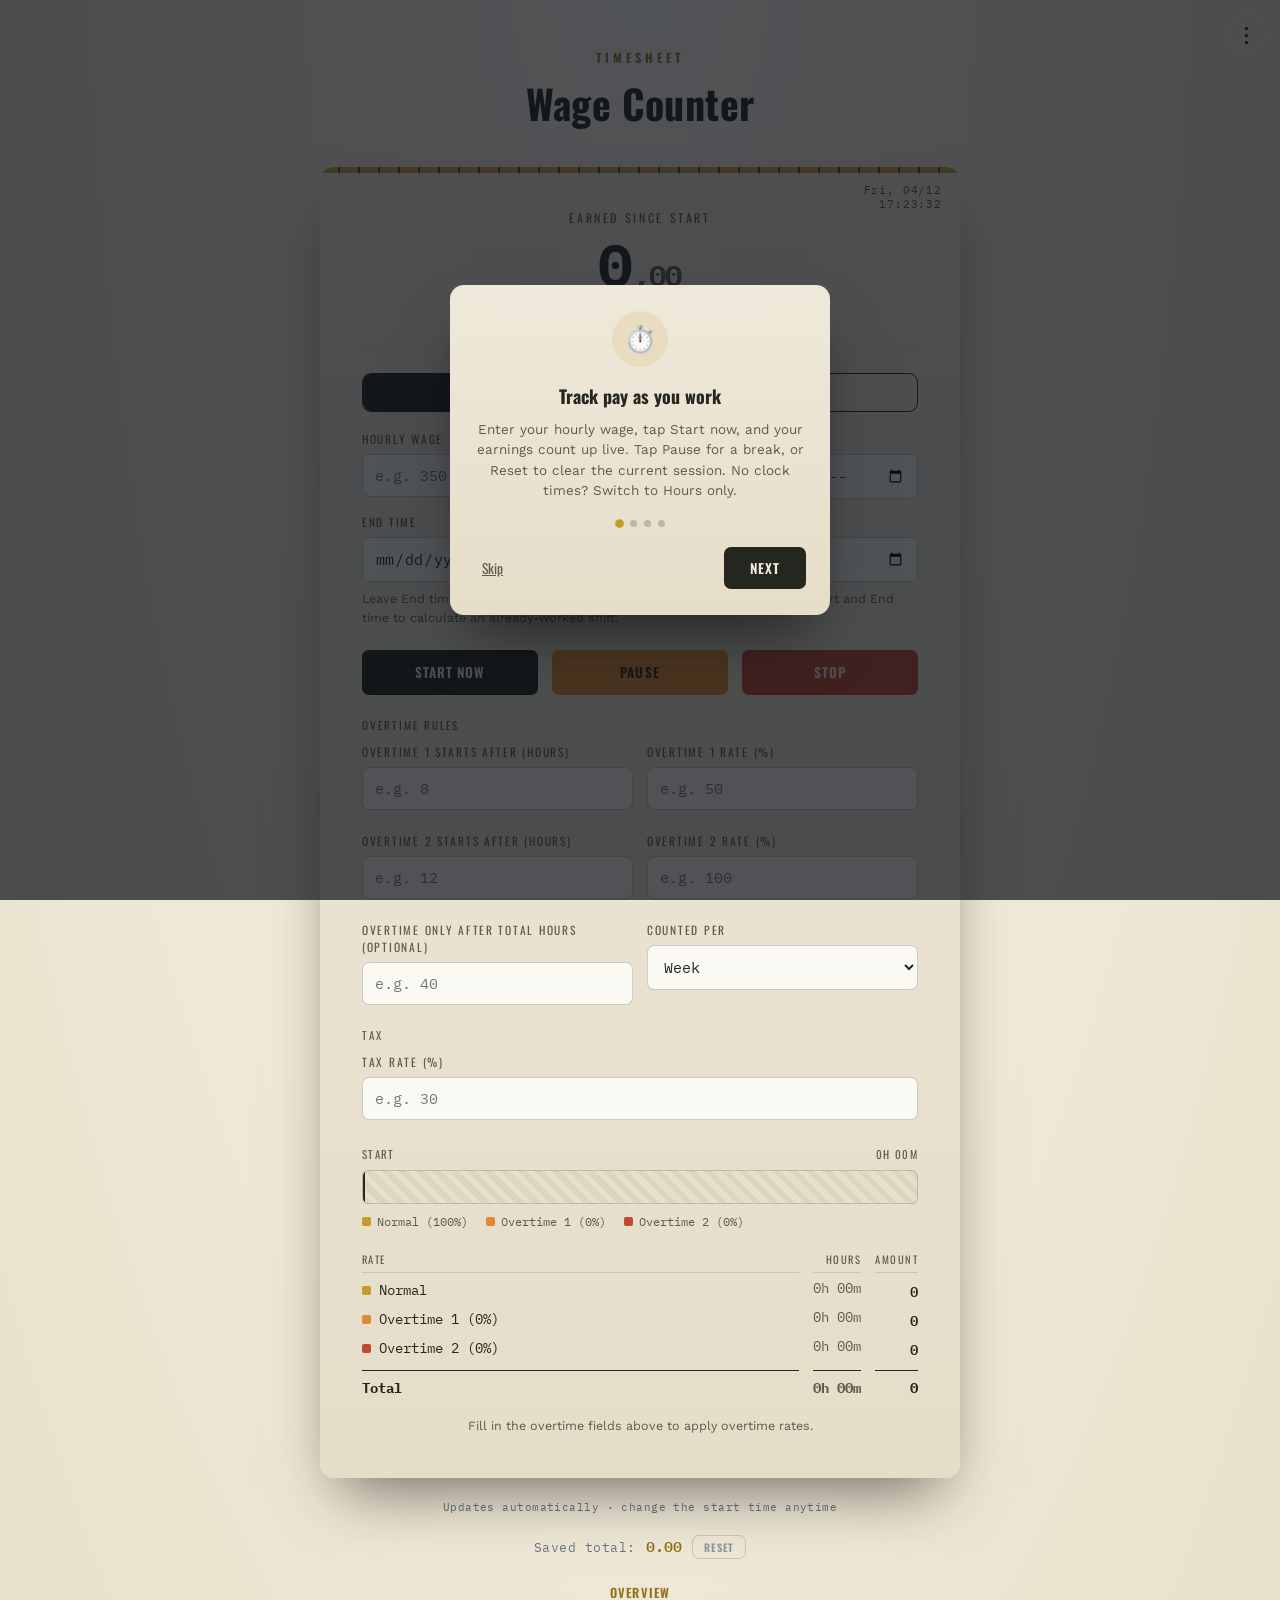
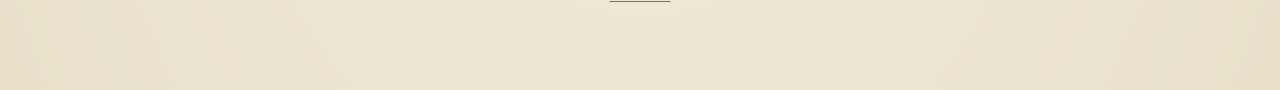
<file: android/app/src/main/assets/www/index.html>
<!DOCTYPE html>
<html lang="en">
<head>
<meta charset="UTF-8">
<meta name="viewport" content="width=device-width, initial-scale=1.0">
<title>Timesheet — Wage Counter</title>
<meta name="theme-color" content="#161b22">
<link rel="stylesheet" href="fonts/fonts.css">
<style>
  :root{
    --bg: #161b22;
    --bg-vignette: #0f1319;
    --paper: #efe9db;
    --paper-2: #e5ddc8;
    --ink: #24261f;
    --ink-soft: #5b5c4e;
    --brass: #c69a2b;
    --brass-soft: #ddc27a;
    --amber: #e08a2e;
    --rust: #c04a32;
    --manual: #5c8a8d;
    --muted: #8b93a1;
    --line: rgba(36,38,31,0.14);

    /* "shell" = the outer page chrome outside the paper card, theme-aware */
    --shell-bg-1: #232b38;
    --shell-bg-2: #161b22;
    --shell-bg-3: #0f1319;
    --shell-text: #f2eee2;
    --shell-text-soft: #ddc27a;
    --shell-muted: #8b93a1;
  }

  :root[data-theme="light"]{
    --shell-bg-1: #fdfbf5;
    --shell-bg-2: #f2ecdc;
    --shell-bg-3: #e8e0c9;
    --shell-text: #24261f;
    --shell-text-soft: #93711c;
    --shell-muted: #6b7280;
  }

  *{ box-sizing: border-box; }

  html,body{
    margin:0; padding:0;
    min-height:100vh;
    background:
      radial-gradient(ellipse at 50% -10%, var(--shell-bg-1) 0%, var(--shell-bg-2) 45%, var(--shell-bg-3) 100%);
    font-family: 'Work Sans', sans-serif;
    color: var(--shell-text);
    -webkit-font-smoothing: antialiased;
    transition: background .2s ease, color .2s ease;
  }

  body{
    display:flex;
    align-items:flex-start;
    justify-content:center;
    padding: 48px 18px 80px;
  }

  .wrap{ width:100%; max-width: 640px; }

  .eyebrow{
    font-family:'Oswald', sans-serif;
    font-weight:600;
    letter-spacing: 0.32em;
    text-transform: uppercase;
    font-size: 12.5px;
    color: var(--shell-text-soft);
    text-align:center;
    margin: 0 0 6px;
  }

  h1{
    font-family:'Oswald', sans-serif;
    font-weight:700;
    font-size: clamp(28px, 5.5vw, 40px);
    text-align:center;
    letter-spacing: 0.01em;
    margin: 0 0 34px;
    color: var(--shell-text);
  }

  .card{
    background: linear-gradient(180deg, var(--paper) 0%, var(--paper-2) 100%);
    color: var(--ink);
    border-radius: 14px;
    padding: 34px clamp(20px, 5vw, 42px) 30px;
    box-shadow:
      0 30px 60px -20px rgba(0,0,0,0.55),
      0 2px 0 rgba(255,255,255,0.05) inset;
    position: relative;
    overflow: hidden;
  }

  .card::before{
    content:"";
    position:absolute; top:0; left:0; right:0; height:6px;
    background: repeating-linear-gradient(90deg, var(--brass) 0 18px, var(--ink) 18px 20px);
    opacity:0.85;
  }

  .punch{
    position:absolute; top:16px; right:18px;
    font-family:'IBM Plex Mono', monospace;
    font-size:10.5px;
    color: var(--ink-soft);
    letter-spacing: 0.08em;
    text-align:right;
  }
  .punch span{ display:block; }

  .hero{
    text-align:center;
    padding: 8px 0 26px;
    border-bottom: 1px dashed var(--line);
    margin-bottom: 24px;
  }

  .hero-label{
    font-family:'Oswald', sans-serif;
    text-transform:uppercase;
    letter-spacing:0.22em;
    font-size:12px;
    color: var(--ink-soft);
    margin-bottom: 10px;
  }

  .kr-display{
    font-family:'IBM Plex Mono', monospace;
    font-weight:700;
    font-size: clamp(38px, 9vw, 58px);
    line-height:1;
    letter-spacing: -0.01em;
    color: var(--ink);
    font-variant-numeric: tabular-nums;
  }
  .kr-display .oere{ font-size: 0.5em; color: var(--ink-soft); }

  .hero-sub{
    margin-top: 10px;
    font-family:'IBM Plex Mono', monospace;
    font-size: 13.5px;
    color: var(--ink-soft);
  }
  .hero-sub b{ color: var(--rust); font-weight:600; }

  .row{
    display:flex; gap: 14px; flex-wrap: wrap;
    margin-bottom: 22px;
  }
  .field{ flex: 1 1 200px; }

  label{
    display:block;
    font-family:'Oswald', sans-serif;
    font-size: 11.5px;
    text-transform: uppercase;
    letter-spacing: 0.15em;
    color: var(--ink-soft);
    margin-bottom: 7px;
  }

  input[type="number"], input[type="datetime-local"], input[type="date"], input[type="text"]{
    width: 100%;
    font-family:'IBM Plex Mono', monospace;
    font-size: 15px;
    padding: 11px 12px;
    border-radius: 7px;
    border: 1.5px solid rgba(36,38,31,0.22);
    background: #fbf9f3;
    color: var(--ink);
    outline: none;
    transition: border-color .15s ease, box-shadow .15s ease;
  }
  input:focus{
    border-color: var(--brass);
    box-shadow: 0 0 0 3px rgba(198,154,43,0.22);
  }

  .btnrow{ display:flex; align-items:flex-end; }

  button{
    width:100%;
    font-family:'Oswald', sans-serif;
    font-weight:600;
    letter-spacing: 0.08em;
    text-transform: uppercase;
    font-size: 13.5px;
    padding: 12.5px 16px;
    border-radius: 7px;
    border: none;
    cursor: pointer;
    background: var(--ink);
    color: var(--paper);
    transition: transform .12s ease, background .15s ease;
  }
  button:hover{ background:#3a3c30; }
  button:active{ transform: scale(0.97); }
  button:focus-visible{ outline: 3px solid var(--brass); outline-offset:2px; }

  button.btn-pause{ background: var(--amber); color: var(--ink); }
  button.btn-pause:hover{ background:#c97a1f; }
  button.btn-pause.is-paused{ background: var(--rust); color: var(--paper); }
  button.btn-pause.is-paused:hover{ background:#a63d28; }

  button.btn-stop{ background: var(--rust); color: var(--paper); }
  button.btn-stop:hover{ background:#a63d28; }

  button.btn-add{ background: var(--amber); color: var(--ink); }
  button.btn-add:hover{ background:#c97a1f; }

  button.btn-reset-mode{ background: var(--rust); color: var(--paper); }
  button.btn-reset-mode:hover{ background:#a63d28; }

  .total-bar{
    display:flex; align-items:baseline; justify-content:center; gap: 10px;
    margin-top: 20px;
    font-family:'IBM Plex Mono', monospace;
    font-size: 13px;
    color: var(--shell-muted);
  }
  .total-bar .total-label{ letter-spacing:0.04em; }
  .total-bar .total-value{ color: var(--shell-text-soft); font-weight:600; font-size: 15px; }
  .total-reset{
    width:auto; padding: 3px 11px; font-size: 10.5px;
    background: transparent; border: 1px solid rgba(139,147,161,0.4); color: var(--muted);
    text-transform: uppercase; letter-spacing: 0.08em;
  }
  .total-reset:hover{ background: rgba(139,147,161,0.15); }

  .modal-overlay{
    display:none; position:fixed; inset:0; background: rgba(15,19,25,0.72);
    align-items:center; justify-content:center; padding: 20px; z-index: 60;
  }
  .modal-overlay.show{ display:flex; }
  .modal-box{
    background: linear-gradient(180deg, var(--paper) 0%, var(--paper-2) 100%);
    color: var(--ink); border-radius: 14px; padding: 26px 24px; max-width: 380px; width:100%;
    box-shadow: 0 30px 60px -20px rgba(0,0,0,0.6);
  }
  .modal-box h3{ font-family:'Oswald', sans-serif; margin:0 0 10px; font-size:18px; }
  .modal-box p{ font-size:13.5px; color: var(--ink-soft); margin: 0 0 20px; line-height:1.5; }
  .modal-actions{ display:flex; flex-direction:column; gap:8px; }
  .modal-actions button{ width:100%; }
  .modal-cancel{
    background:none; color:var(--ink-soft); text-decoration:underline;
    font-weight:400; text-transform:none; letter-spacing:0; padding:6px;
  }
  .modal-cancel:hover{ background:none; color: var(--ink); }

  /* --- Onboarding tutorial (first launch) --- */
  .onboard-icon{
    width: 56px; height:56px; border-radius:50%;
    background: rgba(198,154,43,0.14);
    display:flex; align-items:center; justify-content:center;
    font-size: 26px; margin: 0 auto 16px;
  }
  .onboard-box h3{ text-align:center; }
  .onboard-box p{ text-align:center; }
  .onboard-dots{
    display:flex; justify-content:center; gap:7px; margin: 4px 0 20px;
  }
  .onboard-dots span{
    width:7px; height:7px; border-radius:50%;
    background: rgba(36,38,31,0.22);
    transition: background .2s ease, transform .2s ease;
  }
  .onboard-dots span.active{ background: var(--brass); transform: scale(1.25); }
  .onboard-actions{
    display:flex; align-items:center; justify-content:space-between; gap:12px;
  }
  .onboard-skip{
    width:auto; background:none; color: var(--ink-soft);
    text-decoration: underline; font-weight:400; text-transform:none;
    letter-spacing:0; padding:8px;
  }
  .onboard-skip:hover{ background:none; color: var(--ink); }
  .onboard-next{ width:auto; padding: 11px 26px; }

  .modal-box label{ text-align:left; }
  .modal-box input[type="date"],
  .modal-box input[type="text"],
  .modal-box input[type="number"]{
    margin-bottom: 16px;
  }
  .modal-box textarea{
    width:100%;
    font-family:'Work Sans', sans-serif;
    font-size: 14px;
    padding: 10px 12px;
    border-radius: 7px;
    border: 1.5px solid rgba(36,38,31,0.22);
    background: #fbf9f3;
    color: var(--ink);
    outline: none;
    resize: vertical;
    min-height: 56px;
    margin: 6px 0 18px;
    box-sizing: border-box;
  }
  .modal-box textarea:focus{ border-color: var(--brass); box-shadow: 0 0 0 3px rgba(198,154,43,0.22); }

  .extra-toggle{
    background:none; border: 1.5px dashed rgba(198,154,43,0.5);
    color: var(--ink-soft); font-family:'Oswald', sans-serif;
    font-size: 12px; text-transform:uppercase; letter-spacing:0.08em;
    padding: 10px; border-radius: 8px; margin-bottom: 16px;
  }
  .extra-toggle:hover{ background: rgba(198,154,43,0.08); color: var(--ink); }
  .extra-fields input{ margin-bottom: 16px; }

  .duplicate-notice{
    background: rgba(92,138,141,0.12);
    border: 1.5px dashed var(--manual);
    border-radius: 9px;
    padding: 12px 14px;
    margin: -6px 0 18px;
  }
  .duplicate-notice p{
    font-size: 12.5px; color: var(--ink); line-height:1.5; margin: 0 0 10px;
  }

  /* --- Overview link / navigation --- */
  .overview-link-row{ text-align:center; margin-top: 16px; }
  .overview-link{
    width:auto; background:none; color: var(--shell-text-soft);
    text-decoration: underline; text-underline-offset: 3px;
    font-family:'Oswald', sans-serif; font-size: 12.5px;
    letter-spacing: 0.1em; text-transform: uppercase; padding: 8px;
  }
  .overview-link:hover{ background:none; color: var(--shell-text); }

  /* --- Overview screen --- */
  #overviewView{ display:none; }
  .overview-topbar{
    display:flex; align-items:center; justify-content:space-between; gap: 10px;
    margin-bottom: 18px;
  }
  .overview-topbar button{
    width:auto; padding: 10px 16px; font-size: 12.5px;
    flex-shrink:0;
  }

  .selection-summary{
    display:none;
    align-items:center; justify-content:space-between; gap:12px;
    background: rgba(198,154,43,0.14);
    border: 1.5px dashed rgba(198,154,43,0.55);
    border-radius: 10px;
    padding: 12px 16px;
    margin-bottom: 18px;
    color: var(--paper);
    font-family:'IBM Plex Mono', monospace;
    font-size: 13px;
  }
  .selection-summary.show{ display:flex; }
  .selection-summary .sel-value{ color: var(--brass-soft); font-weight:700; font-size:16px; }
  .selection-summary button{ width:auto; padding: 7px 12px; font-size: 11px; }

  .week-empty{
    text-align:center; color: var(--muted); font-size: 13.5px;
    padding: 40px 10px; line-height:1.6;
  }

  .week-card{
    width:100%;
    display:flex; align-items:center; justify-content:space-between; gap: 12px;
    background: linear-gradient(180deg, var(--paper) 0%, var(--paper-2) 100%);
    color: var(--ink);
    border-radius: 12px;
    padding: 14px 40px 14px 18px;
    margin-bottom: 10px;
    border: 2px solid transparent;
    cursor: pointer;
    text-align:left;
    text-transform: none;
    letter-spacing: normal;
    font-weight: 400;
    position: relative;
    transition: border-color .12s ease, transform .1s ease;
    -webkit-tap-highlight-color: transparent;
    user-select: none;
  }
  .week-card:active{ transform: scale(0.98); }
  .week-card.manual-only{ border-color: var(--manual); }
  .week-card.selected{ border-color: var(--brass); box-shadow: 0 0 0 3px rgba(198,154,43,0.25); }
  .manual-badge{
    display:inline-block; margin-left:7px; padding:2px 7px; border-radius:5px;
    background: rgba(92,138,141,0.18); color: var(--manual);
    font-family:'IBM Plex Mono', monospace; font-size:9.5px; letter-spacing:0.06em;
    text-transform:uppercase; vertical-align:middle;
  }

  .week-card-delete{
    position:absolute; top:10px; right:10px;
    width:auto; background:none; border:none; color: var(--ink-soft);
    font-size: 13px; padding: 5px 8px; cursor:pointer; border-radius:6px;
    text-transform:none; letter-spacing:normal; font-weight:400;
  }
  .week-card-delete:hover{ background: rgba(192,74,50,0.12); color: var(--rust); }
  .week-card-delete.armed{ background: var(--rust); color: var(--paper); font-weight:600; font-size:10.5px; }

  .day-row-right{ display:flex; align-items:center; gap:8px; flex-shrink:0; }
  .entry-delete{
    width:auto; background:none; border:none; color: var(--ink-soft);
    font-size: 13px; padding: 4px 7px; cursor:pointer; border-radius:6px;
    flex-shrink:0;
  }
  .entry-delete:hover{ background: rgba(192,74,50,0.1); color: var(--rust); }
  .entry-delete.armed{ background: var(--rust); color: var(--paper); font-weight:600; font-size:10.5px; }
  .week-card .week-main{ font-family:'Oswald', sans-serif; font-weight:600; font-size: 15px; }
  .week-card .week-range{ font-size: 11.5px; color: var(--ink-soft); margin-top: 2px; font-family:'IBM Plex Mono', monospace; }
  .week-card .week-stats{ text-align:right; font-family:'IBM Plex Mono', monospace; }
  .week-card .week-amount{ font-weight:700; font-size: 16px; }
  .week-card .week-hours{ font-size: 11.5px; color: var(--ink-soft); margin-top:2px; }

  .overview-hint{
    text-align:center; color: var(--muted); font-size: 12px;
    margin-top: 18px; line-height:1.6;
  }

  /* --- Week detail bottom sheet --- */
  .sheet-overlay{
    display:none; position:fixed; inset:0; background: rgba(15,19,25,0.6);
    z-index: 70;
  }
  .sheet-overlay.show{ display:block; }
  .sheet-panel{
    position:fixed; left:0; right:0; bottom:0;
    top: 8vh;
    background: linear-gradient(180deg, var(--paper) 0%, var(--paper-2) 100%);
    color: var(--ink);
    border-radius: 18px 18px 0 0;
    padding: 20px clamp(18px, 5vw, 34px) 26px;
    box-shadow: 0 -20px 50px -10px rgba(0,0,0,0.5);
    display:flex; flex-direction:column;
    max-width: 640px; margin: 0 auto;
  }
  .sheet-handle{
    width: 40px; height:4px; border-radius:2px;
    background: rgba(36,38,31,0.25);
    margin: 0 auto 14px;
  }
  .sheet-header{
    display:flex; align-items:flex-start; justify-content:space-between;
    margin-bottom: 6px;
  }
  .sheet-header h3{ font-family:'Oswald', sans-serif; font-size:19px; margin:0; }
  .sheet-header .sheet-range{ font-size:12px; color: var(--ink-soft); font-family:'IBM Plex Mono', monospace; margin-top:3px; }
  .sheet-close{
    width:auto; background:none; color: var(--ink-soft);
    font-size: 20px; line-height:1; padding: 2px 8px;
  }
  .sheet-close:hover{ background: rgba(36,38,31,0.08); }
  .sheet-total{
    font-family:'IBM Plex Mono', monospace; font-size: 13.5px; color: var(--ink-soft);
    margin: 10px 0 14px; padding-bottom: 12px; border-bottom: 1px dashed var(--line);
  }
  .sheet-total b{ color: var(--ink); font-size: 16px; }
  .sheet-days{ overflow-y:auto; flex:1; }
  .day-row{
    padding: 12px 0; border-bottom: 1px solid var(--line);
  }
  .day-row:last-child{ border-bottom:none; }
  .day-row-top{
    display:flex; align-items:baseline; justify-content:space-between; gap: 10px;
  }
  .day-row .day-date{ font-family:'Oswald', sans-serif; font-weight:600; font-size: 14px; }
  .day-row .day-stats{
    font-family:'IBM Plex Mono', monospace; font-size: 13px; text-align:right; color: var(--ink-soft);
    white-space:nowrap;
  }
  .day-row .day-stats b{ color: var(--ink); }
  .day-row .day-comment{
    margin-top: 5px; font-size: 12.5px; color: var(--ink-soft);
    font-style: italic; line-height:1.4;
  }
  .day-row .day-extra{
    margin-top: 5px; font-size: 12.5px; color: var(--manual); font-weight:600;
  }

  /* --- Theme menu (3-dot button, top of app) --- */
  .theme-menu-btn{
    position: fixed; top: 14px; right: 14px; z-index: 55;
    width: 38px; height:38px; padding:0;
    border-radius: 50%;
    background: rgba(255,255,255,0.06);
    color: var(--shell-text, #f2eee2);
    font-size: 20px; line-height:1;
    display:flex; align-items:center; justify-content:center;
    border: 1px solid rgba(255,255,255,0.12);
  }
  .theme-menu-btn:hover{ background: rgba(255,255,255,0.12); }

  .theme-menu{
    display:none; position: fixed; top: 58px; right: 14px; z-index: 55;
    background: linear-gradient(180deg, var(--paper) 0%, var(--paper-2) 100%);
    border-radius: 12px; padding: 8px;
    box-shadow: 0 16px 36px -12px rgba(0,0,0,0.5);
    min-width: 190px;
  }
  .theme-menu.show{ display:block; }
  .theme-menu button{
    width:100%; text-align:left; background:none; color: var(--ink);
    text-transform:none; letter-spacing:normal; font-weight:500; font-size:13.5px;
    padding: 10px 12px; border-radius: 7px;
    display:flex; align-items:center; justify-content:space-between;
  }
  .theme-menu button:hover{ background: rgba(36,38,31,0.07); }
  .theme-menu button.active{ color: var(--ink); font-weight:700; }
  .theme-menu button.active::after{ content:"✓"; color: var(--brass); font-weight:700; }

  .row.btnrow-outer{ margin-bottom: 22px; }
  .row.btnrow-outer .field{ flex: 1 1 160px; }

  .section-label{
    font-family:'Oswald', sans-serif;
    text-transform:uppercase;
    letter-spacing:0.18em;
    font-size:11px;
    color: var(--ink-soft);
    margin: 2px 0 10px;
  }

  .paused-flag{
    display:inline-block;
    margin-left: 8px;
    color: var(--rust);
    font-weight: 700;
  }

  .timeline-wrap{ margin: 26px 0 22px; }
  .timeline-label{
    display:flex; justify-content:space-between;
    font-family:'Oswald', sans-serif;
    font-size: 11px; letter-spacing:0.12em; text-transform:uppercase;
    color: var(--ink-soft);
    margin-bottom: 8px;
  }

  .timeline{
    position:relative;
    height: 34px;
    border-radius: 6px;
    background: repeating-linear-gradient(45deg, #ddd5bf 0 6px, #e6dfcb 6px 12px);
    border: 1.5px solid rgba(36,38,31,0.18);
    overflow: hidden;
    display:flex;
  }
  .seg{
    height:100%;
    position:relative;
    min-width: 2px;
    transition: width .4s ease;
  }
  .seg.n{ background: linear-gradient(180deg, var(--brass-soft), var(--brass)); }
  .seg.h50{ background: linear-gradient(180deg, #f0ab5d, var(--amber)); }
  .seg.h100{ background: linear-gradient(180deg, #d97158, var(--rust)); }

  .now-marker{
    position:absolute; top:-5px; bottom:-5px;
    width: 2px; background: var(--ink);
    left: 100%;
  }
  .now-marker::after{
    content:"NOW";
    position:absolute; top:-19px; left:50%; transform:translateX(-50%);
    font-family:'IBM Plex Mono', monospace;
    font-size: 9.5px; font-weight:700;
    letter-spacing:0.05em;
    color: var(--ink-soft);
  }
  .now-marker::before{
    content:"";
    position:absolute; top:-4px; left:50%; transform:translateX(-50%);
    width:6px; height:6px; border-radius:50%;
    background: var(--rust);
    box-shadow: 0 0 0 3px rgba(192,74,50,0.25);
  }

  .legend{
    display:flex; gap: 18px; flex-wrap:wrap;
    margin-top: 10px;
    font-family:'IBM Plex Mono', monospace;
    font-size: 11.5px;
    color: var(--ink-soft);
  }
  .legend span{ display:inline-flex; align-items:center; gap:6px; }
  .dot{ width:9px; height:9px; border-radius:2px; display:inline-block; }
  .dot.n{ background: var(--brass); }
  .dot.h50{ background: var(--amber); }
  .dot.h100{ background: var(--rust); }

  .breakdown{
    display:grid;
    grid-template-columns: 1fr auto auto;
    gap: 6px 14px;
    font-family:'IBM Plex Mono', monospace;
    font-size: 14px;
  }
  .breakdown .head{
    font-family:'Oswald', sans-serif;
    font-size: 10.5px;
    text-transform:uppercase;
    letter-spacing:0.14em;
    color: var(--ink-soft);
    padding-bottom: 5px;
    border-bottom: 1px solid var(--line);
  }
  .breakdown .rate-label{ display:flex; align-items:center; gap:8px; }
  .breakdown .val-kr{ text-align:right; font-weight:600; }
  .breakdown .val-t{ text-align:right; color: var(--ink-soft); }
  .breakdown .tot{ border-top: 1.5px solid var(--ink); margin-top:4px; padding-top:8px; font-weight:700; }

  .hint{
    margin-top: 20px;
    font-size: 12.5px;
    color: var(--ink-soft);
    line-height:1.5;
    text-align:center;
  }

  footer{
    text-align:center;
    margin-top: 22px;
    font-family:'IBM Plex Mono', monospace;
    font-size: 11px;
    color: var(--shell-muted);
    letter-spacing: 0.04em;
  }

  .install-banner{
    display:none;
    align-items:center;
    justify-content:space-between;
    gap: 14px;
    background: linear-gradient(180deg, var(--paper) 0%, var(--paper-2) 100%);
    color: var(--ink);
    border-radius: 12px;
    padding: 14px 18px;
    margin-bottom: 22px;
    box-shadow: 0 12px 30px -12px rgba(0,0,0,0.4);
  }
  .install-banner.show{ display:flex; }
  .install-banner p{
    margin:0;
    font-size: 13.5px;
    line-height:1.4;
  }
  .install-banner strong{ display:block; font-family:'Oswald', sans-serif; font-size:13px; text-transform:uppercase; letter-spacing:0.08em; margin-bottom:2px; }
  .install-banner button{
    flex-shrink:0;
    width:auto;
    padding: 10px 18px;
    font-size:12.5px;
  }
  .install-dismiss{
    background:none; border:none; color: var(--ink-soft);
    font-size: 18px; line-height:1; cursor:pointer; padding: 0 4px; width:auto;
  }

  @media (prefers-reduced-motion: reduce){
    .seg{ transition:none; }
  }

  /* --- Input mode toggle (start/end vs hours only) --- */
  .mode-toggle{
    display:flex; margin-bottom: 18px; border: 1.5px solid var(--ink);
    border-radius: 9px; overflow:hidden;
  }
  button.mode-btn{
    flex:1; border-radius:0; background:transparent; color: var(--ink);
    font-size: 12px; padding: 10px 8px;
  }
  button.mode-btn:hover{ background: rgba(36,38,31,0.08); }
  button.mode-btn.active{ background: var(--ink); color: var(--paper); }
  body[data-mode="hours"] .mode-times{ display:none; }
  body:not([data-mode="hours"]) .mode-hours{ display:none; }
  .tax-rows{ display:contents; }
  .total-net{ color: var(--shell-muted); font-size: 12px; }
  .sel-tax{ display:block; font-size: 11.5px; opacity:.8; margin-top:3px; }
  .sel-actions{ display:flex; gap:8px; align-items:center; }
  .sel-actions .btn-add{ width:auto; padding: 7px 12px; font-size: 11px; }
  .check-row{
    display:flex !important; align-items:center; gap:10px; text-transform:none !important;
    letter-spacing:0 !important; font-family:'Work Sans', sans-serif !important;
    font-size: 13px !important; margin: 2px 0 20px;
  }
  .check-row input{ width:18px; height:18px; flex-shrink:0; margin:0; accent-color: var(--brass); }
  .week-card.collection-card{ border-color: var(--brass); }
  .coll-badge{
    display:inline-block; margin-left:7px; padding:2px 7px; border-radius:5px;
    background: rgba(198,154,43,0.2); color: #8a5a1a;
    font-family:'IBM Plex Mono', monospace; font-size:9.5px; letter-spacing:0.06em;
    text-transform:uppercase; vertical-align:middle;
  }

  select#periodType{
    width:100%; font-family:'IBM Plex Mono', monospace; font-size:15px; padding:11px 12px;
    border-radius:7px; border:1.5px solid rgba(36,38,31,0.22); background:#fbf9f3; color:var(--ink); outline:none;
  }
  select#periodType:focus{ border-color: var(--brass); box-shadow: 0 0 0 3px rgba(198,154,43,0.22); }

  .selection-summary{ flex-wrap: wrap; }
  .sel-actions .btn-add{ white-space: nowrap; }
  :root[data-theme="light"] .selection-summary{ color: var(--ink); }
  :root[data-theme="light"] .selection-summary .sel-value{ color: #8a5a1a; }

  .break-info{
    font-family:'IBM Plex Mono', monospace; font-size:12.5px; color: var(--ink-soft);
    margin: -8px 0 16px; min-height: 1em;
  }
  .break-info.err{ color: var(--rust); }

  /* --- Costs overview --- */
  #costsView{ display:none; }
  .cost-summary{ text-align:center; margin: 4px 0 14px; }
  .cost-summary .big{ font-family:'Oswald',sans-serif; font-size:30px; color: var(--ink); }
  .cost-summary .sub{ font-family:'IBM Plex Mono',monospace; font-size:12.5px; color: var(--ink-soft); margin-top:4px; }
  .cost-card{
    border-radius:12px; padding: 12px 14px; margin-bottom: 10px;
    border:2px solid var(--rust); background: rgba(192,74,50,0.10); color: var(--ink);
  }
  .cost-card.green{ border-color:#3f8f4f; background: rgba(63,143,79,0.14); }
  .cost-card .cost-head{ display:flex; justify-content:space-between; align-items:center; gap:10px; }
  .cost-card .cost-name{ font-family:'Oswald',sans-serif; letter-spacing:0.05em; text-transform:uppercase; font-size:14px; }
  .cost-card .cost-amt{ font-family:'IBM Plex Mono',monospace; font-weight:600; }
  .cost-card .cost-state{ font-family:'IBM Plex Mono',monospace; font-size:12px; color: var(--ink-soft); margin-top:4px; }
  .cost-card:not(.green) .cost-state{ color: var(--rust); }
  .fixed-list{ margin-top:8px; border-top:1px dashed rgba(128,128,128,0.4); padding-top:6px; }
  .fixed-row{ display:flex; align-items:center; justify-content:space-between; gap:8px; padding:5px 0; font-size:14px; }
  .fixed-row .fr-main{ flex:1; background:none; color:inherit; text-align:left; text-transform:none; letter-spacing:normal; font-weight:400; padding:4px 0; display:flex; justify-content:space-between; gap:10px; }
  .fixed-row .fr-main:hover{ background:none; }
  .cost-del{ width:auto; background:none; color: var(--ink-soft); padding:4px 8px; font-size:13px; text-transform:none; letter-spacing:normal; }
  .cost-del:hover{ background:none; color: var(--rust); }
  .cost-del.armed{ color:#fff; background: var(--rust); border-radius:8px; }
  .cost-item{ display:flex; align-items:center; gap:8px; touch-action:pan-y; }
  .cost-item .drag-handle{
    width:auto; background:none; color: var(--ink-soft); padding:6px 8px; font-size:20px; line-height:1;
    cursor:grab; touch-action:none; text-transform:none; letter-spacing:normal; user-select:none;
  }
  .cost-item .drag-handle:hover{ background:none; }
  .cost-item .ci-main{ flex:1; min-width:0; background:none; color:inherit; text-align:left; text-transform:none; letter-spacing:normal; font-weight:400; padding:0; }
  .cost-item .ci-main:hover{ background:none; }
  .cost-item .cost-head{ gap:8px; }
  .cost-item.dragging{ opacity:0.85; box-shadow:0 8px 20px rgba(0,0,0,0.35); position:relative; z-index:5; }
  .cost-hint{ font-size:12px; color: var(--ink-soft); text-align:center; margin: 6px 0 12px; }
  .cost-add-row{ display:flex; gap:8px; margin-bottom:10px; }
  .cost-add-row button{ flex:1; }
  .pick-head{ display:flex; justify-content:space-between; align-items:center; margin: 4px 0 6px; }
  .pick-head .section-label{ margin:0; }
  .pick-links button{ width:auto; background:none; color: var(--ink-soft); text-decoration:underline; text-underline-offset:3px; padding:4px 6px; font-size:11.5px; letter-spacing:0.05em; }
  .pick-links button:hover{ background:none; color: var(--ink); }
  .pick-list{ max-height: 240px; overflow-y:auto; margin-bottom: 14px; }
  .pick-row{
    width:100%; display:flex; align-items:center; gap:10px; text-align:left;
    background: linear-gradient(180deg, var(--paper) 0%, var(--paper-2) 100%); color: var(--ink);
    border:2px solid transparent; border-radius:10px; padding:9px 12px; margin-bottom:6px;
    text-transform:none; letter-spacing:normal; font-weight:400; font-size:13.5px;
  }
  .pick-row:hover{ background: linear-gradient(180deg, var(--paper) 0%, var(--paper-2) 100%); }
  .pick-row.on{ border-color: var(--brass); }
  .pick-row .pk-box{ font-size:18px; line-height:1; color: var(--ink-soft); }
  .pick-row.on .pk-box{ color: var(--brass); }
  .pick-row .pk-main{ flex:1; min-width:0; }
  .pick-row .pk-sub{ font-size:11.5px; color: var(--ink-soft); }
  .pick-row .pk-amt{ font-family:'IBM Plex Mono',monospace; font-weight:600; }
  .fixed-note{ font-size:11.5px; color: var(--ink-soft); margin-top:6px; }
  #lockBtn:disabled{ opacity:0.4; cursor:default; }
  .lock-hint{ font-size:12px; color: var(--ink-soft); text-align:center; margin: -2px 0 12px; min-height:1em; }
  .lock-card .lock-items{ margin:8px 0 4px; border-top:1px dashed rgba(128,128,128,0.4); padding-top:6px; }
  .lock-row{ display:flex; justify-content:space-between; gap:10px; font-size:13.5px; padding:2px 0; }
  .fix-badge{ font-size:10px; letter-spacing:0.06em; text-transform:uppercase; background: var(--brass); color: var(--ink); border-radius:6px; padding:1px 6px; margin-left:6px; vertical-align:middle; }
  .lock-actions{ display:flex; gap:6px; flex-wrap:wrap; margin-top:8px; }
  .lock-actions button{ flex:1; min-width:96px; padding:9px 8px; font-size:11.5px; }
  .lock-actions button.armed{ background: var(--rust); color:#fff; }
  .hist-card{ opacity:0.9; border-color: rgba(128,128,128,0.5); background: rgba(128,128,128,0.08); }
  .cost-card.hist-card .cost-state{ color: var(--ink-soft); }
  .modal-box .lock-check{ display:flex; align-items:center; gap:10px; text-transform:none; letter-spacing:normal; font-size:13.5px; margin: 12px 0 16px; }
  .modal-box .lock-check input{ width:auto; margin:0; }
  .cost-empty{ text-align:center; color: var(--ink-soft); font-size:13px; padding:10px 0; }
</style>
</head>
<body>
<button id="themeMenuBtn" class="theme-menu-btn" aria-label="Theme settings">⋮</button>
<div id="themeMenu" class="theme-menu">
  <button type="button" data-theme-choice="light">Light</button>
  <button type="button" data-theme-choice="dark">Dark</button>
  <button type="button" data-theme-choice="system">Use device setting</button>
  <button type="button" id="costsToggleBtn">Costs overview: Off</button>
</div>

<div class="modal-overlay" id="onboardModal">
  <div class="modal-box onboard-box" id="onboardBox">
    <!-- content filled in by JS -->
  </div>
</div>

<div class="wrap">
  <p class="eyebrow">Timesheet</p>
  <h1>Wage Counter</h1>

  <div class="install-banner" id="installBanner">
    <p><strong>Install this app</strong>Get a full-screen app with no browser bar, and offline access.</p>
    <button id="installBtn">Install</button>
    <button class="install-dismiss" id="installDismiss" aria-label="Dismiss">✕</button>
  </div>

  <div class="card">
    <div class="punch"><span id="punchDate">—</span><span id="punchClock">—</span></div>

    <div class="hero">
      <div class="hero-label">Earned since start</div>
      <div class="kr-display"><span id="krWhole">0</span><span class="oere">,<span id="krOere">00</span></span></div>
      <div class="hero-sub" id="heroSub">Set hourly wage and start time to begin</div>
    </div>

    <div class="mode-toggle" id="modeToggle">
      <button type="button" class="mode-btn active" data-mode="times">Start / end time</button>
      <button type="button" class="mode-btn" data-mode="hours">Hours only</button>
    </div>

    <div class="row">
      <div class="field">
        <label for="wage">Hourly wage</label>
        <input type="number" id="wage" min="0" step="0.01" placeholder="e.g. 350.00" value="">
      </div>
      <div class="field mode-times">
        <label for="startInput">Start time</label>
        <input type="datetime-local" id="startInput">
      </div>
      <div class="field mode-times">
        <label for="endInput">End time</label>
        <input type="datetime-local" id="endInput">
      </div>
      <div class="field mode-hours">
        <label for="hoursInput">Hours worked</label>
        <input type="number" id="hoursInput" min="0" step="0.25" placeholder="e.g. 7.5" value="">
      </div>
      <div class="field mode-hours">
        <label for="hoursDate">Date</label>
        <input type="date" id="hoursDate">
      </div>
    </div>
    <p class="hint mode-times" style="margin-top:-14px; margin-bottom:22px; text-align:left;">Leave End time blank to keep counting live from now. Enter both a past Start and End time to calculate an already-worked shift.</p>
    <p class="hint mode-hours" style="margin-top:-14px; margin-bottom:22px; text-align:left;">Enter just the number of hours worked (e.g. 7.5) and the date. Overtime rules count from the first hour.</p>

    <div class="row btnrow-outer mode-hours">
      <div class="field btnrow">
        <button id="saveHoursBtn" class="btn-add">Save shift</button>
      </div>
    </div>

    <div class="row btnrow-outer mode-times">
      <div class="field btnrow">
        <button id="startBtn">Start now</button>
      </div>
      <div class="field btnrow">
        <button id="pauseBtn" class="btn-pause">Pause</button>
      </div>
      <div class="field btnrow">
        <button id="stopBtn" class="btn-stop">Stop</button>
      </div>
    </div>

    <div class="section-label">Overtime rules</div>
    <div class="row">
      <div class="field">
        <label for="ot1Hours">Overtime 1 starts after (hours)</label>
        <input type="number" id="ot1Hours" min="0" step="0.25" placeholder="e.g. 8" value="">
      </div>
      <div class="field">
        <label for="ot1Pct">Overtime 1 rate (%)</label>
        <input type="number" id="ot1Pct" min="0" step="1" placeholder="e.g. 50" value="">
      </div>
    </div>
    <div class="row">
      <div class="field">
        <label for="ot2Hours">Overtime 2 starts after (hours)</label>
        <input type="number" id="ot2Hours" min="0" step="0.25" placeholder="e.g. 12" value="">
      </div>
      <div class="field">
        <label for="ot2Pct">Overtime 2 rate (%)</label>
        <input type="number" id="ot2Pct" min="0" step="1" placeholder="e.g. 100" value="">
      </div>
    </div>

    <div class="row">
      <div class="field">
        <label for="periodHours">Overtime only after total hours (optional)</label>
        <input type="number" id="periodHours" min="0" step="0.25" placeholder="e.g. 40" value="">
      </div>
      <div class="field">
        <label for="periodType">Counted per</label>
        <select id="periodType">
          <option value="week">Week</option>
          <option value="month">Month</option>
        </select>
      </div>
    </div>

    <div class="section-label">Tax</div>
    <div class="row">
      <div class="field">
        <label for="taxPct">Tax rate (%)</label>
        <input type="number" id="taxPct" min="0" max="100" step="0.1" placeholder="e.g. 30" value="">
      </div>
    </div>

    <div class="timeline-wrap">
      <div class="timeline-label"><span>Start</span><span id="elapsedLabel">0h 00m</span></div>
      <div class="timeline" id="timeline">
        <div class="now-marker" id="nowMarker"></div>
      </div>
      <div class="legend">
        <span><i class="dot n"></i>Normal (100%)</span>
        <span><i class="dot h50"></i><span id="legendOt1Label">Overtime 1 (50%)</span></span>
        <span><i class="dot h100"></i><span id="legendOt2Label">Overtime 2 (100%)</span></span>
      </div>
    </div>

    <div class="breakdown">
      <div class="head">Rate</div>
      <div class="head" style="text-align:right;">Hours</div>
      <div class="head" style="text-align:right;">Amount</div>

      <div class="rate-label"><i class="dot n"></i>Normal</div>
      <div class="val-t" id="tN">0h 00m</div>
      <div class="val-kr" id="krN">0</div>

      <div class="rate-label"><i class="dot h50"></i><span id="rateOt1Label">Overtime 1</span></div>
      <div class="val-t" id="t50">0h 00m</div>
      <div class="val-kr" id="kr50">0</div>

      <div class="rate-label"><i class="dot h100"></i><span id="rateOt2Label">Overtime 2</span></div>
      <div class="val-t" id="t100">0h 00m</div>
      <div class="val-kr" id="kr100">0</div>

      <div class="rate-label tot">Total</div>
      <div class="val-t tot" id="tTot">0h 00m</div>
      <div class="val-kr tot" id="krTot">0</div>

      <div class="tax-rows" id="taxRows" style="display:none;">
        <div class="rate-label" id="taxLabel">Tax</div>
        <div class="val-t"></div>
        <div class="val-kr" id="krTax">0</div>

        <div class="rate-label tot">Payout</div>
        <div class="val-t tot"></div>
        <div class="val-kr tot" id="krPayout">0</div>
      </div>
    </div>

    <p class="hint" id="hintText">Overtime rates apply after the hours you set above. Leave a field blank to skip that overtime tier.</p>
  </div>

  <footer>Updates automatically · change the start time anytime</footer>

  <div class="total-bar">
    <span class="total-label">Saved total:</span>
    <span class="total-value" id="totalValue">0</span>
    <span class="total-net" id="totalNet" style="display:none;"></span>
    <button class="total-reset" id="resetTotalBtn">Reset</button>
  </div>

  <div class="overview-link-row">
    <button class="overview-link" id="overviewBtn">Overview</button>
    <button class="overview-link" id="costsBtn" style="display:none;">Costs</button>
  </div>
</div>

<div class="wrap" id="costsView">
  <p class="eyebrow">Budget</p>
  <h1>Costs</h1>
  <div class="card">
    <div class="overview-topbar">
      <button id="costsMainBtn">← Main page</button>
      <button id="costsOffBtn" class="btn-add">Turn off</button>
    </div>
    <div class="cost-summary">
      <div class="big" id="costPayout">0</div>
      <div class="sub" id="costPayoutSub"></div>
      <div class="sub" id="costLeft"></div>
    </div>

    <div class="pick-head">
      <p class="section-label">Weeks to count</p>
      <span class="pick-links"><button type="button" id="pickAllBtn">All</button><button type="button" id="pickNoneBtn">None</button></span>
    </div>
    <div class="pick-list" id="pickList"></div>

    <div class="cost-card" id="fixedCard">
      <div class="cost-head">
        <span class="cost-name">Fixed costs</span>
        <span class="cost-amt" id="fixedTotal">0</span>
      </div>
      <div class="cost-state" id="fixedState"></div>
      <div class="fixed-list" id="fixedList"></div>
      <div class="fixed-note" id="fixedNote">↻ Fixed costs repeat every pay period and are counted again after you lock.</div>
    </div>
    <div class="cost-add-row">
      <button type="button" id="addFixedBtn" class="btn-add">+ Add fixed cost</button>
    </div>

    <p class="section-label">Other things</p>
    <div id="costItems"></div>
    <div class="cost-hint" id="costHint">Drag ☰ to reorder — the top one turns green first.</div>
    <div class="cost-add-row">
      <button type="button" id="addItemBtn" class="btn-add">+ Add item</button>
    </div>
    <div class="cost-add-row">
      <button type="button" id="lockBtn">🔒 Lock green costs</button>
    </div>
    <div class="lock-hint" id="lockHint"></div>
    <div id="lockedSection"></div>
  </div>
</div>

<div class="modal-overlay" id="lockModal">
  <div class="modal-box">
    <h3>Lock green costs</h3>
    <p id="lockText"></p>
    <label for="lockName">Name (e.g. month)</label>
    <input type="text" id="lockName" placeholder="e.g. November">
    <label class="lock-check" id="lockCarryRow"><input type="checkbox" id="lockCarry" checked><span id="lockCarryText"></span></label>
    <div class="modal-actions">
      <button id="lockConfirmBtn">Lock</button>
      <button id="lockCancelBtn" class="modal-cancel">Cancel</button>
    </div>
  </div>
</div>

<div class="modal-overlay" id="costModal">
  <div class="modal-box">
    <h3 id="costModalTitle">Add cost</h3>
    <label for="costName">Name</label>
    <input type="text" id="costName" placeholder="e.g. Concert tickets">
    <label for="costAmount">Cost</label>
    <input type="number" id="costAmount" min="0" step="0.01" placeholder="e.g. 1200">
    <div class="break-info err" id="costErr"></div>
    <div class="modal-actions">
      <button id="costSaveBtn">Save</button>
      <button id="costCancelBtn" class="modal-cancel">Cancel</button>
    </div>
  </div>
</div>

<div class="wrap" id="overviewView">
  <p class="eyebrow">Timesheet</p>
  <h1>Overview</h1>

  <div class="card">
    <div class="overview-topbar">
      <button id="mainPageBtn">← Main page</button>
      <button id="addWeekBtn" class="btn-add">+ Add week</button>
    </div>

    <div class="selection-summary" id="selectionSummary">
      <span><span id="selCount">0</span> weeks selected · <span class="sel-value" id="selTotal">0</span><span class="sel-tax" id="selTax"></span></span>
      <span class="sel-actions">
        <button id="selSaveBtn" class="btn-add">Save as…</button>
        <button id="selClearBtn" class="modal-cancel" style="text-decoration:underline;">Clear</button>
      </span>
    </div>

    <div id="collectionsSection" style="display:none;">
      <div class="section-label">Saved collections</div>
      <div id="collectionsList"></div>
      <div class="section-label" style="margin-top:18px;">Weeks</div>
    </div>

    <div id="weeksList"></div>

    <p class="overview-hint">Tap a week to see the daily breakdown. Double-tap weeks to add them to a combined total, then tap “Save as…” to store them as a named collection (e.g. January).</p>
  </div>
</div>

<div class="sheet-overlay" id="sheetOverlay">
  <div class="sheet-panel">
    <div class="sheet-handle"></div>
    <div class="sheet-header">
      <div>
        <h3 id="sheetTitle">Week</h3>
        <div class="sheet-range" id="sheetRange"></div>
      </div>
      <button class="sheet-close" id="sheetCloseBtn" aria-label="Close">✕</button>
    </div>
    <div class="sheet-total" id="sheetTotal"></div>
    <div class="sheet-days" id="sheetDays"></div>
  </div>
</div>

<div class="modal-overlay" id="addWeekModal">
  <div class="modal-box">
    <h3>Add a week's earnings</h3>
    <p>For a week you didn't track day-by-day — this adds one total for the whole week, with no daily breakdown.</p>
    <label for="addWeekDate">Any date within that week</label>
    <input type="date" id="addWeekDate">
    <label for="addWeekAmount">Amount earned</label>
    <input type="number" id="addWeekAmount" min="0" step="0.01" placeholder="e.g. 4200">
    <label for="addWeekHours">Hours worked (optional)</label>
    <input type="number" id="addWeekHours" min="0" step="0.25" placeholder="e.g. 37.5">
    <label for="addWeekComment">Comment (optional)</label>
    <textarea id="addWeekComment" placeholder="e.g. estimated from payslip"></textarea>

    <div class="duplicate-notice" id="duplicateNotice" style="display:none;">
      <p id="duplicateNoticeText"></p>
      <button id="editExistingBtn" class="btn-add">Edit existing entry instead</button>
    </div>

    <div class="modal-actions">
      <button id="addWeekSaveBtn" class="btn-add">Add</button>
      <button id="addWeekCancelBtn" class="modal-cancel">Cancel</button>
    </div>
  </div>
</div>

<div class="modal-overlay" id="collectionModal">
  <div class="modal-box">
    <h3>Save selected weeks</h3>
    <p id="collectionModalInfo"></p>
    <label for="collectionName">Name</label>
    <input type="text" id="collectionName" placeholder="e.g. January" maxlength="40" autocomplete="off">
    <label class="check-row"><input type="checkbox" id="collectionRemove"> Remove these weeks from the list after saving</label>
    <div class="modal-actions">
      <button id="collectionSaveBtn" class="btn-add">Save collection</button>
      <button id="collectionCancelBtn" class="modal-cancel">Cancel</button>
    </div>
  </div>
</div>

<div class="modal-overlay" id="stopModal">
  <div class="modal-box">
    <h3 id="stopTitle">Stop this session?</h3>
    <p id="stopText">Save this session's earnings to your saved total before stopping?</p>
    <label for="stopComment">Comment (optional)</label>
    <textarea id="stopComment" placeholder="e.g. covered for Alex, extra busy shift…"></textarea>

    <label for="stopBreak">Unpaid break (minutes, optional)</label>
    <input type="number" id="stopBreak" min="0" step="1" placeholder="e.g. 30" value="">
    <div class="break-info" id="stopBreakInfo"></div>

    <button type="button" id="extraToggleBtn" class="extra-toggle">+ Add extra amount (tips, bonus…)</button>
    <div id="extraFields" class="extra-fields" style="display:none;">
      <label for="extraDesc">What is it?</label>
      <input type="text" id="extraDesc" placeholder="e.g. tips">
      <label for="extraAmount">Extra amount</label>
      <input type="number" id="extraAmount" min="0" step="0.01" placeholder="e.g. 150">
    </div>

    <div class="modal-actions">
      <button id="stopSaveBtn">Save &amp; stop</button>
      <button id="stopDiscardBtn" class="btn-stop">Discard &amp; stop</button>
      <button id="stopCancelBtn" class="modal-cancel">Cancel</button>
    </div>
  </div>
</div>

<script>
  // --- Theme (light / dark / system) — applied immediately, before anything
  // else, so the page never flashes the wrong theme on load ---
  const THEME_STORAGE_KEY = 'wage-counter-theme-v1';

  function getSystemTheme(){
    return (window.matchMedia && window.matchMedia('(prefers-color-scheme: light)').matches) ? 'light' : 'dark';
  }
  function loadThemeChoice(){
    try{ return localStorage.getItem(THEME_STORAGE_KEY) || 'system'; }catch(e){ return 'system'; }
  }
  function saveThemeChoice(choice){
    try{ localStorage.setItem(THEME_STORAGE_KEY, choice); }catch(e){ /* ignore */ }
  }
  let currentThemeChoice = loadThemeChoice();
  function applyTheme(choice){
    const effective = choice === 'system' ? getSystemTheme() : choice;
    document.documentElement.setAttribute('data-theme', effective);
  }
  applyTheme(currentThemeChoice);
  if(window.matchMedia){
    window.matchMedia('(prefers-color-scheme: light)').addEventListener('change', () => {
      if(currentThemeChoice === 'system') applyTheme('system');
    });
  }

  // --- Storage (localStorage) ---
  const STORAGE_KEY = 'wage-counter-state-v2';
  const TOTAL_STORAGE_KEY = 'wage-counter-saved-total-v1';

  let savedTotal = 0;
  function loadSavedTotal(){
    try{
      const raw = localStorage.getItem(TOTAL_STORAGE_KEY);
      savedTotal = raw ? (parseFloat(raw) || 0) : 0;
    }catch(e){ savedTotal = 0; }
  }
  function persistSavedTotal(){
    try{ localStorage.setItem(TOTAL_STORAGE_KEY, String(savedTotal)); }catch(e){ /* ignore */ }
  }
  function renderSavedTotal(){
    try{ if(costsView.style.display === 'block') renderCosts(); }catch(e){ /* not ready yet */ }
    document.getElementById('totalValue').textContent = savedTotal.toLocaleString('en-GB', {minimumFractionDigits:2, maximumFractionDigits:2});
    const net = document.getElementById('totalNet');
    const pct = getTaxPct();
    if(pct > 0 && savedTotal > 0){
      net.textContent = '(payout ' + (savedTotal * (1 - pct/100)).toLocaleString('en-GB', {minimumFractionDigits:2, maximumFractionDigits:2}) + ')';
      net.style.display = '';
    } else {
      net.style.display = 'none';
    }
  }

  // --- Tax: one rate applied to gross amounts (nothing is stored per entry) ---
  function getTaxPct(){
    const p = parseFloat(document.getElementById('taxPct').value);
    if(isNaN(p) || p <= 0) return 0;
    return Math.min(p, 100);
  }
  function taxSplit(gross){
    const pct = getTaxPct();
    const tax = gross * pct / 100;
    return { pct, tax, net: gross - tax };
  }
  function fmtMoney0(v){ return v.toLocaleString('en-GB', {maximumFractionDigits:0}); }
  // "tax 300 · payout 700" line for overview totals (empty when no tax rate is set)
  function taxLine(gross){
    const t = taxSplit(gross);
    if(t.pct <= 0) return '';
    return `tax ${fmtMoney0(t.tax)} (${t.pct}%) · payout ${fmtMoney0(t.net)}`;
  }

  // --- Saved collections (named groups of weeks, e.g. "January") ---
  const COLLECTIONS_STORAGE_KEY = 'wage-counter-collections-v1';
  let collections = [];
  function loadCollections(){
    try{
      const raw = localStorage.getItem(COLLECTIONS_STORAGE_KEY);
      collections = raw ? (JSON.parse(raw) || []) : [];
    }catch(e){ collections = []; }
  }
  function persistCollections(){
    try{ localStorage.setItem(COLLECTIONS_STORAGE_KEY, JSON.stringify(collections)); }catch(e){ /* ignore */ }
  }

  // --- Sessions log (for the Overview page: date, hours, amount, comment per saved shift) ---
  const SESSIONS_STORAGE_KEY = 'wage-counter-sessions-v1';
  let sessions = [];

  function loadSessions(){
    try{
      const raw = localStorage.getItem(SESSIONS_STORAGE_KEY);
      sessions = raw ? (JSON.parse(raw) || []) : [];
    }catch(e){ sessions = []; }
  }
  function persistSessions(){
    try{ localStorage.setItem(SESSIONS_STORAGE_KEY, JSON.stringify(sessions)); }catch(e){ /* ignore */ }
  }

  // --- Manual week entries (a single total for a week with no day-by-day tracking) ---
  const MANUAL_STORAGE_KEY = 'wage-counter-manual-weeks-v1';
  let manualEntries = [];

  function loadManualEntries(){
    try{
      const raw = localStorage.getItem(MANUAL_STORAGE_KEY);
      manualEntries = raw ? (JSON.parse(raw) || []) : [];
    }catch(e){ manualEntries = []; }
  }
  function persistManualEntries(){
    try{ localStorage.setItem(MANUAL_STORAGE_KEY, JSON.stringify(manualEntries)); }catch(e){ /* ignore */ }
  }

  // ISO 8601 week number + week-year for a given date
  function getISOWeekInfo(date){
    const d = new Date(Date.UTC(date.getFullYear(), date.getMonth(), date.getDate()));
    const dayNum = (d.getUTCDay() + 6) % 7; // Mon=0..Sun=6
    d.setUTCDate(d.getUTCDate() - dayNum + 3); // nearest Thursday
    const firstThursday = new Date(Date.UTC(d.getUTCFullYear(), 0, 4));
    const firstDayNum = (firstThursday.getUTCDay() + 6) % 7;
    firstThursday.setUTCDate(firstThursday.getUTCDate() - firstDayNum + 3);
    const weekNo = 1 + Math.round((d - firstThursday) / (7*24*3600*1000));
    return { week: weekNo, year: d.getUTCFullYear() };
  }
  function weekKeyFor(date){
    const info = getISOWeekInfo(date);
    return `${info.year}-W${String(info.week).padStart(2,'0')}`;
  }
  // Monday 00:00 of the week containing `date` (local time)
  function getWeekStart(date){
    const d = new Date(date);
    const day = (d.getDay() + 6) % 7; // Mon=0
    d.setHours(0,0,0,0);
    d.setDate(d.getDate() - day);
    return d;
  }
  function fmtShortDate(d){
    return d.toLocaleDateString('en-GB', {day:'numeric', month:'short'});
  }

  function saveState(){
    try{
      localStorage.setItem(STORAGE_KEY, JSON.stringify({
        wage: wageInput.value,
        start: startInput.value,
        end: endInput.value,
        ot1Hours: ot1HoursInput.value,
        ot1Pct: ot1PctInput.value,
        ot2Hours: ot2HoursInput.value,
        ot2Pct: ot2PctInput.value,
        isPaused,
        pausedAt: pausedAt ? pausedAt.toISOString() : null,
        totalPausedMs,
        inputMode,
        hours: hoursInput.value,
        hoursDate: hoursDate.value,
        taxPct: taxPctInput.value,
        periodHours: periodHoursInput.value,
        periodType: periodTypeInput.value
      }));
    }catch(e){ /* storage unavailable, ignore */ }
  }

  function loadState(){
    try{
      const raw = localStorage.getItem(STORAGE_KEY);
      if(!raw) return false;
      const s = JSON.parse(raw);
      if(s.wage) wageInput.value = s.wage;
      if(s.start) startInput.value = s.start;
      if(s.end) endInput.value = s.end;
      if(s.ot1Hours !== undefined && s.ot1Hours !== '') ot1HoursInput.value = s.ot1Hours;
      if(s.ot1Pct !== undefined && s.ot1Pct !== '') ot1PctInput.value = s.ot1Pct;
      if(s.ot2Hours !== undefined && s.ot2Hours !== '') ot2HoursInput.value = s.ot2Hours;
      if(s.ot2Pct !== undefined && s.ot2Pct !== '') ot2PctInput.value = s.ot2Pct;
      isPaused = !!s.isPaused;
      pausedAt = s.pausedAt ? new Date(s.pausedAt) : null;
      totalPausedMs = s.totalPausedMs || 0;
      inputMode = s.inputMode === 'hours' ? 'hours' : 'times';
      if(s.hours) hoursInput.value = s.hours;
      if(s.taxPct !== undefined && s.taxPct !== '') taxPctInput.value = s.taxPct;
      if(s.periodHours) periodHoursInput.value = s.periodHours;
      if(s.periodType === 'month') periodTypeInput.value = 'month';
      return true;
    }catch(e){ return false; }
  }

  const wageInput = document.getElementById('wage');
  const startInput = document.getElementById('startInput');
  const endInput = document.getElementById('endInput');
  const startBtn = document.getElementById('startBtn');
  const pauseBtn = document.getElementById('pauseBtn');
  const stopBtn = document.getElementById('stopBtn');
  const stopModal = document.getElementById('stopModal');
  const stopSaveBtn = document.getElementById('stopSaveBtn');
  const stopDiscardBtn = document.getElementById('stopDiscardBtn');
  const stopCancelBtn = document.getElementById('stopCancelBtn');
  const resetTotalBtn = document.getElementById('resetTotalBtn');
  const ot1HoursInput = document.getElementById('ot1Hours');
  const ot1PctInput = document.getElementById('ot1Pct');
  const ot2HoursInput = document.getElementById('ot2Hours');
  const ot2PctInput = document.getElementById('ot2Pct');
  const taxPctInput = document.getElementById('taxPct');
  const periodHoursInput = document.getElementById('periodHours');
  const periodTypeInput = document.getElementById('periodType');
  const hoursInput = document.getElementById('hoursInput');
  const hoursDate = document.getElementById('hoursDate');
  const modeToggle = document.getElementById('modeToggle');
  const saveHoursBtn = document.getElementById('saveHoursBtn');

  // pause state
  let isPaused = false;
  let pausedAt = null;      // Date when pause was pressed
  let totalPausedMs = 0;    // accumulated paused time since start
  let inputMode = 'times';  // 'times' (start/end) or 'hours' (just a number of hours)

  function toLocalInputValue(d){
    const pad = n => String(n).padStart(2,'0');
    return `${d.getFullYear()}-${pad(d.getMonth()+1)}-${pad(d.getDate())}T${pad(d.getHours())}:${pad(d.getMinutes())}`;
  }

  // effective "now" that accounts for pause (freezes progress while paused)
  function getEffectiveNow(){
    const real = new Date();
    const reference = isPaused ? pausedAt : real;
    return new Date(reference.getTime() - totalPausedMs);
  }

  // the moment used for all earnings calculations: an explicit End time if
  // one is entered (e.g. to work out an already-finished past shift), or
  // the live, pause-aware "now" if End time is left blank
  function getCalcEnd(){
    const endVal = new Date(endInput.value);
    if(endInput.value !== '' && !isNaN(endVal)) return endVal;
    return getEffectiveNow();
  }

  // the start/end pair used for all calculations, for either input mode.
  // In "hours only" mode a synthetic shift is built on the chosen date.
  function getRange(){
    if(inputMode === 'hours'){
      const h = parseFloat(hoursInput.value);
      const d = new Date((hoursDate.value || '') + 'T08:00:00');
      if(isNaN(d) || !(h > 0)) return { start: new Date(NaN), end: new Date(NaN) };
      return { start: d, end: new Date(d.getTime() + h * 3600000) };
    }
    return { start: new Date(startInput.value), end: getCalcEnd() };
  }

  function applyMode(){
    document.body.dataset.mode = inputMode;
    modeToggle.querySelectorAll('.mode-btn').forEach(b => b.classList.toggle('active', b.dataset.mode === inputMode));
    if(!hoursDate.value) hoursDate.value = toLocalInputValue(new Date()).slice(0,10);
  }
  // hours-only mode: always start on today's date, and refresh it when the app
  // is reopened (as long as no hours are being typed in)
  function setHoursDateToday(){
    hoursDate.value = toLocalInputValue(new Date()).slice(0,10);
  }
  document.addEventListener('visibilitychange', () => {
    if(document.visibilityState === 'visible' && hoursInput.value === ''){
      setHoursDateToday(); saveState(); render();
    }
  });

  modeToggle.addEventListener('click', (e) => {
    const btn = e.target.closest('.mode-btn');
    if(!btn) return;
    inputMode = btn.dataset.mode === 'hours' ? 'hours' : 'times';
    applyMode();
    saveState();
    render();
  });

  function hasExplicitEnd(){
    const endVal = new Date(endInput.value);
    return endInput.value !== '' && !isNaN(endVal);
  }

  function setPauseButtonState(){
    if(isPaused){
      pauseBtn.textContent = 'Resume';
      pauseBtn.classList.add('is-paused');
    } else {
      pauseBtn.textContent = 'Pause';
      pauseBtn.classList.remove('is-paused');
    }
  }

  // toggles the Start button between "Start now" (no active session) and
  // "Reset" (a session is running or paused) — Reset clears it back to 0
  function updateStartButtonLabel(){
    const hasSession = startInput.value !== '' && !isNaN(new Date(startInput.value));
    startBtn.textContent = hasSession ? 'Reset' : 'Start now';
    startBtn.classList.toggle('btn-reset-mode', hasSession);
  }

  // restore saved state — leave start blank if nothing was saved or if it
  // was intentionally reset; the counter only begins once "Start now" is pressed
  loadState();
  applyMode();

  startBtn.addEventListener('click', () => {
    const hasSession = startInput.value !== '' && !isNaN(new Date(startInput.value));
    if(hasSession){
      // Reset: clear the running session entirely — back to 0, won't count
      // again until "Start now" is pressed
      startInput.value = '';
      endInput.value = '';
    } else {
      // Start now
      startInput.value = toLocalInputValue(new Date());
    }
    isPaused = false;
    pausedAt = null;
    totalPausedMs = 0;
    setPauseButtonState();
    saveState();
    render();
  });

  pauseBtn.addEventListener('click', () => {
    if(!isPaused){
      isPaused = true;
      pausedAt = new Date();
    } else {
      totalPausedMs += (new Date() - pausedAt);
      isPaused = false;
      pausedAt = null;
    }
    setPauseButtonState();
    saveState();
    render();
  });

  // --- Stop button: ends the current session, optionally banking its earnings ---
  function endCurrentSession(){
    startInput.value = '';
    endInput.value = '';
    if(inputMode === 'hours') hoursInput.value = '';
    isPaused = false;
    pausedAt = null;
    totalPausedMs = 0;
    setPauseButtonState();
    saveState();
    render();
  }

  const stopComment = document.getElementById('stopComment');
  const extraToggleBtn = document.getElementById('extraToggleBtn');
  const extraFields = document.getElementById('extraFields');
  const extraDesc = document.getElementById('extraDesc');
  const extraAmount = document.getElementById('extraAmount');

  extraToggleBtn.addEventListener('click', () => {
    const showing = extraFields.style.display !== 'none';
    extraFields.style.display = showing ? 'none' : 'block';
    extraToggleBtn.textContent = showing ? '+ Add extra amount (tips, bonus…)' : '− Remove extra amount';
  });

  const stopBreak = document.getElementById('stopBreak');
  const stopBreakInfo = document.getElementById('stopBreakInfo');

  // unpaid break in minutes (0 when blank/invalid)
  function getBreakMin(){
    const b = parseFloat(stopBreak.value);
    return (isNaN(b) || b < 0) ? 0 : b;
  }

  // live preview in the save dialog: worked time and amount after the unpaid break
  function updateBreakPreview(){
    stopBreakInfo.classList.remove('err');
    const brk = getBreakMin();
    const wage = parseFloat(wageInput.value);
    const rng = getRange();
    if(brk <= 0 || isNaN(rng.start) || !(wage > 0)){ stopBreakInfo.textContent = ''; return; }
    const effEnd = new Date(rng.end.getTime() - brk * 60000);
    if(effEnd <= rng.start){
      stopBreakInfo.textContent = 'The break is longer than the shift.';
      stopBreakInfo.classList.add('err');
      return;
    }
    const d = computeAll(rng.start, effEnd, wage, getSettings());
    stopBreakInfo.textContent = `After break: ${fmtHM(d.totalHours)} · ${fmtKr(d.totalKr)}`;
  }
  stopBreak.addEventListener('input', updateBreakPreview);

  function resetExtraFields(){
    stopBreak.value = '';
    stopBreakInfo.textContent = '';
    stopBreakInfo.classList.remove('err');
    extraDesc.value = '';
    extraAmount.value = '';
    extraFields.style.display = 'none';
    extraToggleBtn.textContent = '+ Add extra amount (tips, bonus…)';
  }

  const stopTitle = document.getElementById('stopTitle');
  const stopText = document.getElementById('stopText');

  function openStopModal(){
    const hm = inputMode === 'hours';
    stopTitle.textContent = hm ? 'Save this shift?' : 'Stop this session?';
    stopText.textContent = hm
      ? 'Add these hours to your saved total and Overview.'
      : 'Save this session\u2019s earnings to your saved total before stopping?';
    stopSaveBtn.innerHTML = hm ? 'Save shift' : 'Save &amp; stop';
    stopDiscardBtn.style.display = hm ? 'none' : '';
    updateBreakPreview();
    stopModal.classList.add('show');
  }

  stopBtn.addEventListener('click', openStopModal);

  saveHoursBtn.addEventListener('click', () => {
    const wage = parseFloat(wageInput.value);
    const rng = getRange();
    if(!(wage > 0)){ wageInput.focus(); return; }
    if(isNaN(rng.start)){
      (hoursInput.value === '' || !(parseFloat(hoursInput.value) > 0) ? hoursInput : hoursDate).focus();
      return;
    }
    openStopModal();
  });

  stopCancelBtn.addEventListener('click', () => {
    stopModal.classList.remove('show');
  });

  stopSaveBtn.addEventListener('click', () => {
    const wage = parseFloat(wageInput.value);
    const rng = getRange();
    const start = rng.start;
    const calcEnd = rng.end;
    const breakMin = getBreakMin();
    // an unpaid break is taken off the worked time, so overtime thresholds count worked hours only
    const effEnd = new Date(calcEnd.getTime() - breakMin * 60000);
    if(breakMin > 0 && !isNaN(start) && effEnd <= start){
      updateBreakPreview();
      stopBreak.focus();
      return;
    }
    if(!isNaN(start) && wage > 0 && effEnd > start){
      const settings = getSettings();
      const data = computeAll(start, effEnd, wage, settings);

      const extraAmt = parseFloat(extraAmount.value);
      const hasExtra = !isNaN(extraAmt) && extraAmt > 0;
      const extraDescVal = extraDesc.value.trim();
      const totalWithExtra = data.totalKr + (hasExtra ? extraAmt : 0);

      savedTotal += totalWithExtra;
      persistSavedTotal();
      renderSavedTotal();

      sessions.push({
        id: 'sess_' + Date.now() + '_' + Math.random().toString(36).slice(2,8),
        start: start.toISOString(),
        end: calcEnd.toISOString(),
        breakMin: breakMin > 0 ? breakMin : 0,
        hours: data.totalHours,
        amount: totalWithExtra,
        comment: stopComment.value.trim(),
        weekKey: weekKeyFor(start),
        extra: hasExtra ? { amount: extraAmt, description: extraDescVal } : null
      });
      persistSessions();
    }
    stopComment.value = '';
    resetExtraFields();
    stopModal.classList.remove('show');
    endCurrentSession();
  });

  stopDiscardBtn.addEventListener('click', () => {
    stopComment.value = '';
    resetExtraFields();
    stopModal.classList.remove('show');
    endCurrentSession();
  });

  resetTotalBtn.addEventListener('click', () => {
    savedTotal = 0;
    persistSavedTotal();
    renderSavedTotal();
    // sessions saved so far are no longer part of the total
    sessions.forEach(s => { s.counted = false; });
    persistSessions();
  });

  // --- Overview page: navigation, weekly summary cards, day-detail sheet,
  //     and double-tap multi-week selection for a combined total ---
  const mainView = document.querySelector('body > div.wrap:not(#overviewView):not(#costsView)');
  const overviewView = document.getElementById('overviewView');
  const overviewBtn = document.getElementById('overviewBtn');
  const mainPageBtn = document.getElementById('mainPageBtn');
  const weeksList = document.getElementById('weeksList');
  const selectionSummary = document.getElementById('selectionSummary');
  const selCount = document.getElementById('selCount');
  const selTotal = document.getElementById('selTotal');
  const selClearBtn = document.getElementById('selClearBtn');
  const sheetOverlay = document.getElementById('sheetOverlay');
  const sheetTitle = document.getElementById('sheetTitle');
  const sheetRange = document.getElementById('sheetRange');
  const sheetTotal = document.getElementById('sheetTotal');
  const sheetDays = document.getElementById('sheetDays');
  const sheetCloseBtn = document.getElementById('sheetCloseBtn');

  let selectedWeeks = new Set();
  const weekClickTimers = {};
  const DOUBLE_TAP_MS = 320;

  function showOverview(){
    mainView.style.display = 'none';
    document.getElementById('costsView').style.display = 'none';
    overviewView.style.display = 'block';
    renderOverview();
  }
  function showMain(){
    overviewView.style.display = 'none';
    document.getElementById('costsView').style.display = 'none';
    mainView.style.display = '';
  }

  overviewBtn.addEventListener('click', showOverview);
  mainPageBtn.addEventListener('click', showMain);

  function groupSessionsByWeek(){
    const groups = {};
    sessions.forEach(s => {
      if(!groups[s.weekKey]) groups[s.weekKey] = [];
      groups[s.weekKey].push(s);
    });
    return groups;
  }

  function getAllWeekKeys(){
    const keys = new Set();
    sessions.forEach(s => keys.add(s.weekKey));
    manualEntries.forEach(m => keys.add(m.weekKey));
    return Array.from(keys);
  }

  function getWeekAggregate(weekKey){
    const weekSessions = sessions.filter(s => s.weekKey === weekKey);
    const weekManuals = manualEntries.filter(m => m.weekKey === weekKey);
    const amount = weekSessions.reduce((sum,s) => sum+s.amount, 0) + weekManuals.reduce((sum,m) => sum+m.amount, 0);
    const hours = weekSessions.reduce((sum,s) => sum+s.hours, 0) + weekManuals.reduce((sum,m) => sum+(m.hours||0), 0);
    return { weekSessions, weekManuals, amount, hours, count: weekSessions.length + weekManuals.length };
  }

  // Monday (local, midnight) of the ISO week described by a 'YYYY-Www' key —
  // works even for weeks that only have a manual entry and no tracked session
  function weekKeyToMonday(weekKey){
    const [yearStr, weekStr] = weekKey.split('-W');
    const year = parseInt(yearStr, 10);
    const week = parseInt(weekStr, 10);
    const jan4 = new Date(year, 0, 4);
    const jan4Day = (jan4.getDay() + 6) % 7; // Mon=0
    const week1Monday = new Date(jan4);
    week1Monday.setDate(jan4.getDate() - jan4Day);
    const monday = new Date(week1Monday);
    monday.setDate(week1Monday.getDate() + (week - 1) * 7);
    return monday;
  }

  function renderOverview(){
    const weekKeys = getAllWeekKeys().sort().reverse(); // most recent week first

    weeksList.innerHTML = '';
    renderCollections();

    if(weekKeys.length === 0){
      weeksList.innerHTML = '<p class="week-empty">No sessions saved yet.<br>Use Stop → Save &amp; stop to log a shift, or "+ Add week" for a week without daily tracking.</p>';
      updateSelectionSummary();
      return;
    }

    weekKeys.forEach(weekKey => {
      const agg = getWeekAggregate(weekKey);
      const weekStart = weekKeyToMonday(weekKey);
      const weekEnd = new Date(weekStart);
      weekEnd.setDate(weekEnd.getDate() + 6);
      const [yearStr, weekStr] = weekKey.split('-W');
      const isManualOnly = agg.weekSessions.length === 0 && agg.weekManuals.length > 0;

      const card = document.createElement('div');
      card.className = 'week-card'
        + (isManualOnly ? ' manual-only' : '')
        + (selectedWeeks.has(weekKey) ? ' selected' : '');
      card.setAttribute('role', 'button');
      card.setAttribute('tabindex', '0');
      card.innerHTML = `
        <div>
          <div class="week-main">Week ${parseInt(weekStr,10)} · ${yearStr}${isManualOnly ? '<span class="manual-badge">Manual</span>' : ''}</div>
          <div class="week-range">${fmtShortDate(weekStart)} – ${fmtShortDate(weekEnd)}</div>
        </div>
        <div class="week-stats">
          <div class="week-amount">${agg.amount.toLocaleString('en-GB', {maximumFractionDigits:0})}</div>
          <div class="week-hours">${fmtHM(agg.hours)} · ${agg.count} entr${agg.count===1?'y':'ies'}</div>
          ${getTaxPct() > 0 ? `<div class="week-hours">payout ${fmtMoney0(taxSplit(agg.amount).net)}</div>` : ''}
        </div>
        <button class="week-card-delete" data-week="${weekKey}" aria-label="Delete this week">🗑</button>
      `;
      card.addEventListener('click', (e) => {
        if(e.target.closest('.week-card-delete')) return;
        handleWeekClick(weekKey);
      });
      weeksList.appendChild(card);
    });

    updateSelectionSummary();
  }

  // --- Collections: save the selected weeks under a name, open or delete later ---
  const collectionModal = document.getElementById('collectionModal');
  const collectionName = document.getElementById('collectionName');
  const collectionRemove = document.getElementById('collectionRemove');
  const collectionsSection = document.getElementById('collectionsSection');
  const collectionsList = document.getElementById('collectionsList');

  function renderCollections(){
    if(collections.length === 0){
      collectionsSection.style.display = 'none';
      collectionsList.innerHTML = '';
      return;
    }
    collectionsSection.style.display = 'block';
    collectionsList.innerHTML = '';
    collections.slice().reverse().forEach(c => {
      const amount = c.weeks.reduce((s,w) => s + w.amount, 0);
      const hours = c.weeks.reduce((s,w) => s + w.hours, 0);
      const card = document.createElement('div');
      card.className = 'week-card collection-card';
      card.setAttribute('role', 'button');
      card.setAttribute('tabindex', '0');
      card.innerHTML = `
        <div>
          <div class="week-main">${escapeHtml(c.name)}<span class="coll-badge">Saved</span></div>
          <div class="week-range">${c.weeks.length} week${c.weeks.length===1?'':'s'}</div>
        </div>
        <div class="week-stats">
          <div class="week-amount">${fmtMoney0(amount)}</div>
          <div class="week-hours">${fmtHM(hours)}</div>
          ${getTaxPct() > 0 ? `<div class="week-hours">payout ${fmtMoney0(taxSplit(amount).net)}</div>` : ''}
        </div>
        <button class="week-card-delete" data-collection="${c.id}" aria-label="Delete collection">🗑</button>
      `;
      card.addEventListener('click', (e) => {
        if(e.target.closest('.week-card-delete')) return;
        openCollectionDetail(c.id);
      });
      collectionsList.appendChild(card);
    });
  }

  function openCollectionDetail(id){
    const c = collections.find(x => x.id === id);
    if(!c) return;
    currentSheetWeekKey = null;
    const amount = c.weeks.reduce((s,w) => s + w.amount, 0);
    const hours = c.weeks.reduce((s,w) => s + w.hours, 0);
    sheetTitle.textContent = c.name;
    sheetRange.textContent = `${c.weeks.length} week${c.weeks.length===1?'':'s'} · saved ${new Date(c.createdAt).toLocaleDateString('en-GB',{day:'numeric',month:'short',year:'numeric'})}`;
    sheetTotal.innerHTML = `${fmtHM(hours)} total · <b>${fmtMoney0(amount)}</b> earned`
      + (getTaxPct() > 0 ? `<br>${taxLine(amount)}` : '');
    sheetDays.innerHTML = '';
    c.weeks.slice().sort((a,b) => a.weekKey < b.weekKey ? -1 : 1).forEach(w => {
      const [y, wk] = w.weekKey.split('-W');
      const monday = weekKeyToMonday(w.weekKey);
      const sunday = new Date(monday); sunday.setDate(sunday.getDate() + 6);
      const row = document.createElement('div');
      row.className = 'day-row';
      row.innerHTML = `
        <div class="day-row-top">
          <span class="day-date">Week ${parseInt(wk,10)} · ${y}<br><span style="font-size:11.5px;font-weight:400;color:var(--ink-soft);">${fmtShortDate(monday)} – ${fmtShortDate(sunday)}</span></span>
          <span class="day-row-right"><span class="day-stats"><b>${fmtMoney0(w.amount)}</b> · ${fmtHM(w.hours)}</span></span>
        </div>`;
      sheetDays.appendChild(row);
    });
    sheetOverlay.classList.add('show');
  }

  document.getElementById('selSaveBtn').addEventListener('click', () => {
    if(selectedWeeks.size === 0) return;
    const keys = Array.from(selectedWeeks).sort();
    let total = 0;
    keys.forEach(k => { total += getWeekAggregate(k).amount; });
    // suggest the month name of the first selected week (its Thursday decides the month)
    const thu = weekKeyToMonday(keys[0]); thu.setDate(thu.getDate() + 3);
    collectionName.value = thu.toLocaleDateString('en-GB', {month:'long'});
    collectionRemove.checked = false;
    document.getElementById('collectionModalInfo').textContent =
      `${keys.length} week${keys.length===1?'':'s'} · ${fmtMoney0(total)} total. Give this collection a name.`;
    collectionModal.classList.add('show');
    collectionName.focus();
    collectionName.select();
  });

  document.getElementById('collectionCancelBtn').addEventListener('click', () => {
    collectionModal.classList.remove('show');
  });

  document.getElementById('collectionSaveBtn').addEventListener('click', () => {
    const name = collectionName.value.trim();
    if(!name){ collectionName.focus(); return; }
    const keys = Array.from(selectedWeeks).sort();
    if(keys.length === 0){ collectionModal.classList.remove('show'); return; }
    collections.push({
      id: 'coll_' + Date.now() + '_' + Math.random().toString(36).slice(2,8),
      name,
      createdAt: new Date().toISOString(),
      weeks: keys.map(k => {
        const agg = getWeekAggregate(k);
        return { weekKey: k, amount: agg.amount, hours: agg.hours, count: agg.count };
      })
    });
    persistCollections();
    if(collectionRemove.checked){
      keys.forEach(k => {
        sessions = sessions.filter(s => s.weekKey !== k);
        manualEntries = manualEntries.filter(m => m.weekKey !== k);
      });
      persistSessions();
      persistManualEntries();
    }
    selectedWeeks.clear();
    collectionModal.classList.remove('show');
    renderOverview();
  });

  const collectionDeleteArmed = {};
  collectionsList.addEventListener('click', (e) => {
    const btn = e.target.closest('.week-card-delete');
    if(!btn) return;
    const id = btn.dataset.collection;
    if(collectionDeleteArmed[id]){
      clearTimeout(collectionDeleteArmed[id]);
      delete collectionDeleteArmed[id];
      collections = collections.filter(c => c.id !== id);
      persistCollections();
      renderOverview();
    } else {
      btn.classList.add('armed');
      btn.textContent = 'Confirm?';
      collectionDeleteArmed[id] = setTimeout(() => {
        delete collectionDeleteArmed[id];
        btn.classList.remove('armed');
        btn.textContent = '🗑';
      }, ARM_TIMEOUT_MS);
    }
  });

  function handleWeekClick(weekKey){
    if(weekClickTimers[weekKey]){
      // second click within the window — treat as a double-tap: toggle selection
      clearTimeout(weekClickTimers[weekKey]);
      delete weekClickTimers[weekKey];
      toggleWeekSelection(weekKey);
    } else {
      weekClickTimers[weekKey] = setTimeout(() => {
        delete weekClickTimers[weekKey];
        openWeekDetail(weekKey);
      }, DOUBLE_TAP_MS);
    }
  }

  function toggleWeekSelection(weekKey){
    if(selectedWeeks.has(weekKey)) selectedWeeks.delete(weekKey);
    else selectedWeeks.add(weekKey);
    renderOverview();
  }

  function updateSelectionSummary(){
    if(selectedWeeks.size === 0){
      selectionSummary.classList.remove('show');
      return;
    }
    let total = 0;
    selectedWeeks.forEach(wk => { total += getWeekAggregate(wk).amount; });
    selCount.textContent = selectedWeeks.size;
    selTotal.textContent = total.toLocaleString('en-GB', {maximumFractionDigits:0});
    document.getElementById('selTax').textContent = taxLine(total);
    selectionSummary.classList.add('show');
  }

  selClearBtn.addEventListener('click', () => {
    selectedWeeks.clear();
    renderOverview();
  });

  let currentSheetWeekKey = null;

  function openWeekDetail(weekKey){
    const agg = getWeekAggregate(weekKey);
    if(agg.count === 0){ closeWeekDetail(); return; }

    currentSheetWeekKey = weekKey;

    const weekStart = weekKeyToMonday(weekKey);
    const weekEnd = new Date(weekStart);
    weekEnd.setDate(weekEnd.getDate() + 6);
    const [yearStr, weekStr] = weekKey.split('-W');

    sheetTitle.textContent = `Week ${parseInt(weekStr,10)} · ${yearStr}`;
    sheetRange.textContent = `${fmtShortDate(weekStart)} – ${fmtShortDate(weekEnd)}`;
    sheetTotal.innerHTML = `${fmtHM(agg.hours)} total · <b>${agg.amount.toLocaleString('en-GB',{maximumFractionDigits:0})}</b> earned`
      + (getTaxPct() > 0 ? `<br>${taxLine(agg.amount)}` : '');

    sheetDays.innerHTML = '';

    const sortedSessions = agg.weekSessions.slice().sort((a,b) => new Date(a.start) - new Date(b.start));
    const showSectionLabels = sortedSessions.length > 0 && agg.weekManuals.length > 0;

    if(showSectionLabels && sortedSessions.length){
      sheetDays.insertAdjacentHTML('beforeend', '<div class="section-label" style="margin-top:4px;">Daily sessions</div>');
    }
    sortedSessions.forEach(s => {
      const d = new Date(s.start);
      const dow = d.toLocaleDateString('en-GB', {weekday:'long'});
      const dateStr = d.toLocaleDateString('en-GB', {day:'numeric', month:'short'});
      const row = document.createElement('div');
      row.className = 'day-row';
      const extraLine = (s.extra
        ? `<div class="day-extra">+ ${s.extra.amount.toLocaleString('en-GB',{maximumFractionDigits:0})}${s.extra.description ? ' — ' + escapeHtml(s.extra.description) : ''}</div>`
        : '')
        + (s.breakMin ? `<div class="day-extra">Unpaid break: ${s.breakMin} min</div>` : '');
      row.innerHTML = `
        <div class="day-row-top">
          <span class="day-date">${dow}, ${dateStr}</span>
          <span class="day-row-right">
            <span class="day-stats"><b>${s.amount.toLocaleString('en-GB',{maximumFractionDigits:0})}</b> · ${fmtHM(s.hours)}</span>
            <button class="entry-delete" data-type="session" data-id="${s.id}" aria-label="Delete entry">🗑</button>
          </span>
        </div>
        ${extraLine}
        ${s.comment ? `<div class="day-comment">"${escapeHtml(s.comment)}"</div>` : ''}
      `;
      sheetDays.appendChild(row);
    });

    if(showSectionLabels && agg.weekManuals.length){
      sheetDays.insertAdjacentHTML('beforeend', '<div class="section-label" style="margin-top:10px;">Manual entries (week total, no daily breakdown)</div>');
    }
    agg.weekManuals.forEach(m => {
      const row = document.createElement('div');
      row.className = 'day-row';
      const hoursPart = m.hours ? ` · ${fmtHM(m.hours)}` : '';
      row.innerHTML = `
        <div class="day-row-top">
          <span class="day-date">Manual entry</span>
          <span class="day-row-right">
            <span class="day-stats"><b>${m.amount.toLocaleString('en-GB',{maximumFractionDigits:0})}</b>${hoursPart}</span>
            <button class="entry-delete" data-type="manual" data-id="${m.id}" aria-label="Delete entry">🗑</button>
          </span>
        </div>
        ${m.comment ? `<div class="day-comment">"${escapeHtml(m.comment)}"</div>` : ''}
      `;
      sheetDays.appendChild(row);
    });

    sheetOverlay.classList.add('show');
  }

  function closeWeekDetail(){
    sheetOverlay.classList.remove('show');
    currentSheetWeekKey = null;
  }

  sheetCloseBtn.addEventListener('click', closeWeekDetail);
  sheetOverlay.addEventListener('click', (e) => {
    if(e.target === sheetOverlay) closeWeekDetail();
  });

  function escapeHtml(str){
    const div = document.createElement('div');
    div.textContent = str;
    return div.innerHTML;
  }

  // --- Delete individual entries (inside a week's detail sheet) ---
  // tap-once-to-arm, tap-again-to-confirm — consistent with the app's
  // existing double-tap pattern, no native browser dialogs
  const entryDeleteArmed = {};
  const ARM_TIMEOUT_MS = 2500;

  sheetDays.addEventListener('click', (e) => {
    const btn = e.target.closest('.entry-delete');
    if(!btn) return;
    const id = btn.dataset.id;
    const type = btn.dataset.type;

    if(entryDeleteArmed[id]){
      clearTimeout(entryDeleteArmed[id]);
      delete entryDeleteArmed[id];
      deleteEntry(type, id);
    } else {
      btn.classList.add('armed');
      btn.textContent = 'Confirm?';
      entryDeleteArmed[id] = setTimeout(() => {
        delete entryDeleteArmed[id];
        btn.classList.remove('armed');
        btn.textContent = '🗑';
      }, ARM_TIMEOUT_MS);
    }
  });

  // take a deleted session's amount back out of the Saved total on the main page.
  // Sessions saved before the last "Reset" are no longer in the total (counted === false).
  function removeFromSavedTotal(list){
    let sub = 0;
    list.forEach(s => { if(s.counted !== false) sub += s.amount; });
    if(sub > 0){
      savedTotal = Math.max(0, savedTotal - sub);
      persistSavedTotal();
      renderSavedTotal();
    }
  }

  function deleteEntry(type, id){
    if(type === 'session'){
      removeFromSavedTotal(sessions.filter(s => s.id === id));
      sessions = sessions.filter(s => s.id !== id);
      persistSessions();
    } else {
      manualEntries = manualEntries.filter(m => m.id !== id);
      persistManualEntries();
    }
    const weekKey = currentSheetWeekKey;
    renderOverview();
    if(weekKey && getWeekAggregate(weekKey).count > 0){
      openWeekDetail(weekKey);
    } else {
      closeWeekDetail();
    }
  }

  // --- Delete an entire week directly from the Overview list ---
  const weekDeleteArmed = {};

  weeksList.addEventListener('click', (e) => {
    const btn = e.target.closest('.week-card-delete');
    if(!btn) return;
    const weekKey = btn.dataset.week;

    if(weekDeleteArmed[weekKey]){
      clearTimeout(weekDeleteArmed[weekKey]);
      delete weekDeleteArmed[weekKey];
      deleteWholeWeek(weekKey);
    } else {
      btn.classList.add('armed');
      btn.textContent = 'Confirm?';
      weekDeleteArmed[weekKey] = setTimeout(() => {
        delete weekDeleteArmed[weekKey];
        btn.classList.remove('armed');
        btn.textContent = '🗑';
      }, ARM_TIMEOUT_MS);
    }
  });

  function deleteWholeWeek(weekKey){
    removeFromSavedTotal(sessions.filter(s => s.weekKey === weekKey));
    sessions = sessions.filter(s => s.weekKey !== weekKey);
    manualEntries = manualEntries.filter(m => m.weekKey !== weekKey);
    persistSessions();
    persistManualEntries();
    selectedWeeks.delete(weekKey);
    renderOverview();
  }

  // --- Add week modal (manual, week-level entry — no daily breakdown) ---
  const addWeekBtn = document.getElementById('addWeekBtn');
  const addWeekModal = document.getElementById('addWeekModal');
  const addWeekDate = document.getElementById('addWeekDate');
  const addWeekAmount = document.getElementById('addWeekAmount');
  const addWeekHours = document.getElementById('addWeekHours');
  const addWeekComment = document.getElementById('addWeekComment');
  const addWeekSaveBtn = document.getElementById('addWeekSaveBtn');
  const addWeekCancelBtn = document.getElementById('addWeekCancelBtn');
  const duplicateNotice = document.getElementById('duplicateNotice');
  const duplicateNoticeText = document.getElementById('duplicateNoticeText');
  const editExistingBtn = document.getElementById('editExistingBtn');

  let editingManualId = null;

  // finds a manual entry already saved for the week the chosen date falls in
  function findManualForChosenDate(){
    const dateVal = new Date(addWeekDate.value);
    if(isNaN(dateVal)) return null;
    const wk = weekKeyFor(dateVal);
    return manualEntries.find(m => m.weekKey === wk) || null;
  }

  function showDuplicateNotice(existing){
    const [y, w] = existing.weekKey.split('-W');
    const hoursPart = existing.hours ? ` (${fmtHM(existing.hours)})` : '';
    duplicateNoticeText.textContent =
      `Week ${parseInt(w,10)} · ${y} already has a manual entry of ${existing.amount.toLocaleString('en-GB',{maximumFractionDigits:0})}${hoursPart}. Add a separate entry anyway, or edit the existing one instead.`;
    duplicateNotice.style.display = 'block';
    addWeekSaveBtn.textContent = 'Add as new entry anyway';
  }
  function hideDuplicateNotice(){
    duplicateNotice.style.display = 'none';
    addWeekSaveBtn.textContent = editingManualId ? 'Save changes' : 'Add';
  }
  function checkForDuplicate(){
    const existing = findManualForChosenDate();
    if(existing && existing.id !== editingManualId){
      showDuplicateNotice(existing);
    } else {
      hideDuplicateNotice();
    }
  }

  function resetAddWeekForm(){
    editingManualId = null;
    addWeekAmount.value = '';
    addWeekHours.value = '';
    addWeekComment.value = '';
    hideDuplicateNotice();
  }

  function closeAddWeekModal(){
    addWeekModal.classList.remove('show');
    addWeekDate.value = '';
    resetAddWeekForm();
  }

  addWeekBtn.addEventListener('click', () => {
    resetAddWeekForm();
    addWeekDate.value = toLocalInputValue(new Date()).slice(0,10);
    checkForDuplicate();
    addWeekModal.classList.add('show');
  });

  addWeekDate.addEventListener('change', checkForDuplicate);

  addWeekCancelBtn.addEventListener('click', closeAddWeekModal);

  editExistingBtn.addEventListener('click', () => {
    const existing = findManualForChosenDate();
    if(!existing) return;
    editingManualId = existing.id;
    addWeekAmount.value = existing.amount;
    addWeekHours.value = existing.hours || '';
    addWeekComment.value = existing.comment || '';
    hideDuplicateNotice();
  });

  addWeekSaveBtn.addEventListener('click', () => {
    const dateVal = new Date(addWeekDate.value);
    const amount = parseFloat(addWeekAmount.value);
    const hours = parseFloat(addWeekHours.value);
    if(isNaN(dateVal) || isNaN(amount) || amount <= 0){
      addWeekAmount.focus();
      return;
    }

    if(editingManualId){
      const idx = manualEntries.findIndex(m => m.id === editingManualId);
      if(idx !== -1){
        manualEntries[idx].amount = amount;
        manualEntries[idx].hours = isNaN(hours) ? 0 : hours;
        manualEntries[idx].comment = addWeekComment.value.trim();
        manualEntries[idx].weekKey = weekKeyFor(dateVal);
      }
    } else {
      manualEntries.push({
        id: 'manual_' + Date.now() + '_' + Math.random().toString(36).slice(2,8),
        weekKey: weekKeyFor(dateVal),
        amount: amount,
        hours: isNaN(hours) ? 0 : hours,
        comment: addWeekComment.value.trim(),
        addedAt: new Date().toISOString()
      });
    }
    persistManualEntries();
    closeAddWeekModal();
    renderOverview();
  });

  wageInput.addEventListener('input', () => { saveState(); render(); });
  startInput.addEventListener('input', () => { saveState(); render(); });
  startInput.addEventListener('change', () => { saveState(); render(); });
  endInput.addEventListener('input', () => { saveState(); render(); });
  endInput.addEventListener('change', () => { saveState(); render(); });

  // when tapping an empty Start/End field, pre-fill a sensible default
  // time (07:00 / 15:00 today) instead of leaving it blank
  startInput.addEventListener('focus', () => {
    if(startInput.value === ''){
      const d = new Date();
      d.setHours(7, 0, 0, 0);
      startInput.value = toLocalInputValue(d);
      saveState();
      render();
    }
  });
  endInput.addEventListener('focus', () => {
    if(endInput.value === ''){
      const d = new Date();
      d.setHours(15, 0, 0, 0);
      endInput.value = toLocalInputValue(d);
      saveState();
      render();
    }
  });
  periodHoursInput.addEventListener('input', () => { saveState(); render(); });
  periodTypeInput.addEventListener('change', () => { saveState(); render(); });
  hoursInput.addEventListener('input', () => { saveState(); render(); });
  hoursDate.addEventListener('input', () => { saveState(); render(); });
  hoursDate.addEventListener('change', () => { saveState(); render(); });
  taxPctInput.addEventListener('input', () => { saveState(); render(); renderSavedTotal(); if(overviewView.style.display === 'block') renderOverview(); });
  ot1HoursInput.addEventListener('input', () => { saveState(); render(); });
  ot1PctInput.addEventListener('input', () => { saveState(); render(); });
  ot2HoursInput.addEventListener('input', () => { saveState(); render(); });
  ot2PctInput.addEventListener('input', () => { saveState(); render(); });

  // reads current overtime settings from the inputs (with sane fallbacks)
  function getSettings(){
    const ot1HoursRaw = parseFloat(ot1HoursInput.value);
    const ot1PctRaw = parseFloat(ot1PctInput.value);
    const ot2HoursRaw = parseFloat(ot2HoursInput.value);
    const ot2PctRaw = parseFloat(ot2PctInput.value);
    // blank fields mean "not set yet" — treat as no overtime threshold reached
    const ot1Hours = isNaN(ot1HoursRaw) ? Infinity : ot1HoursRaw;
    const ot2Hours = isNaN(ot2HoursRaw) ? Infinity : ot2HoursRaw;
    const ot1Pct = isNaN(ot1PctRaw) ? 0 : ot1PctRaw;
    const ot2Pct = isNaN(ot2PctRaw) ? 0 : ot2PctRaw;
    const periodRaw = parseFloat(periodHoursInput.value);
    return {
      periodHours: isNaN(periodRaw) || periodRaw <= 0 ? 0 : periodRaw,
      periodType: periodTypeInput.value === 'month' ? 'month' : 'week',
      prior: 0,
      ot1Hours, ot2Hours, ot1Pct, ot2Pct,
      ot1Mult: 1 + ot1Pct/100,
      ot2Mult: 1 + ot2Pct/100
    };
  }

  // rate type at a given instant t, based purely on elapsed hours since start
  // and the overtime thresholds the user has filled in (same rule every day)
  // hours already saved in the same week/month as `start`, from shifts that began
  // at or before it (plus any manual week entries that list hours)
  function priorHoursFor(start, type){
    if(isNaN(start)) return 0;
    const same = (d) => type === 'month'
      ? (d.getFullYear() === start.getFullYear() && d.getMonth() === start.getMonth())
      : weekKeyFor(d) === weekKeyFor(start);
    let h = 0;
    sessions.forEach(s => { const d = new Date(s.start); if(d <= start && same(d)) h += s.hours; });
    manualEntries.forEach(m => {
      const mon = weekKeyToMonday(m.weekKey);
      const d = type === 'month' ? new Date(mon.getFullYear(), mon.getMonth(), mon.getDate() + 3) : mon;
      if(same(d)) h += m.hours || 0;
    });
    return h;
  }

  function getRateType(t, start, settings){
    const elapsedHours = (t - start) / 3600000;
    // optional rule: no overtime until the week's/month's total hours reach the threshold
    if(settings.periodHours > 0 && settings.prior + elapsedHours < settings.periodHours) return 'normal';
    if(elapsedHours < settings.ot1Hours) return 'normal';
    if(elapsedHours < settings.ot2Hours) return 'ot1';
    return 'ot2';
  }

  const MAX_MINUTES = 30*24*60; // safety cap: 30 days

  function computeAll(start, now, wage, settings){
    const result = { buckets: {normal:0, ot1:0, ot2:0}, segments: [], totalHours: 0, totalKr: 0 };
    if(!(now > start) || isNaN(start) || isNaN(now)) return result;
    if(settings.periodHours > 0) settings = Object.assign({}, settings, { prior: priorHoursFor(start, settings.periodType) });

    let totalMinutes = Math.floor((now - start) / 60000);
    totalMinutes = Math.min(totalMinutes, MAX_MINUTES);

    let curType = null, curLen = 0;

    for(let i=0;i<totalMinutes;i++){
      const t = new Date(start.getTime() + i*60000 + 30000);
      const type = getRateType(t, start, settings);
      result.buckets[type] += 1/60;

      if(type === curType){
        curLen += 1;
      } else {
        if(curType !== null) result.segments.push({type: curType, minutes: curLen});
        curType = type; curLen = 1;
      }
    }

    const remainderMs = (now - start) - totalMinutes*60000;
    if(remainderMs > 0){
      const t = new Date(start.getTime() + totalMinutes*60000 + remainderMs/2);
      const type = getRateType(t, start, settings);
      result.buckets[type] += remainderMs/3600000;
      const remMin = remainderMs/60000;
      if(type === curType){ curLen += remMin; } else {
        if(curType !== null) result.segments.push({type: curType, minutes: curLen});
        curType = type; curLen = remMin;
      }
    }
    if(curType !== null) result.segments.push({type: curType, minutes: curLen});

    result.totalHours = result.buckets.normal + result.buckets.ot1 + result.buckets.ot2;
    result.totalKr = result.buckets.normal*wage + result.buckets.ot1*wage*settings.ot1Mult + result.buckets.ot2*wage*settings.ot2Mult;
    return result;
  }

  function fmtHM(hoursFloat){
    const totalMin = Math.round(hoursFloat*60);
    const h = Math.floor(totalMin/60);
    const m = totalMin % 60;
    return `${h}h ${String(m).padStart(2,'0')}m`;
  }

  function fmtKr(v){
    return v.toLocaleString('en-GB', {maximumFractionDigits:0});
  }

  function classFor(type){
    if(type === 'normal') return 'n';
    if(type === 'ot1') return 'h50';
    return 'h100';
  }

  // shows Tax + Payout rows under Total when a tax rate is set
  function updateTaxRows(gross){
    const t = taxSplit(gross);
    const rows = document.getElementById('taxRows');
    rows.style.display = t.pct > 0 ? 'contents' : 'none';
    document.getElementById('taxLabel').textContent = `Tax (${t.pct}%)`;
    document.getElementById('krTax').textContent = '\u2212' + fmtKr(t.tax);
    document.getElementById('krPayout').textContent = fmtKr(t.net);
  }

  function render(){
    updateStartButtonLabel();
    const wage = parseFloat(wageInput.value);
    const rng = getRange(); // start/end for either input mode (explicit End, or live pause-aware "now")
    const start = rng.start;
    const realNow = new Date();
    const now = rng.end;
    const settings = getSettings();

    document.getElementById('punchDate').textContent = realNow.toLocaleDateString('en-GB', {weekday:'short', day:'2-digit', month:'2-digit'});
    document.getElementById('punchClock').textContent = realNow.toLocaleTimeString('en-GB');

    document.getElementById('legendOt1Label').textContent = `Overtime 1 (${settings.ot1Pct}%)`;
    document.getElementById('legendOt2Label').textContent = `Overtime 2 (${settings.ot2Pct}%)`;
    document.getElementById('rateOt1Label').textContent = `Overtime 1 (${settings.ot1Pct}%)`;
    document.getElementById('rateOt2Label').textContent = `Overtime 2 (${settings.ot2Pct}%)`;
    const ot1Set = isFinite(settings.ot1Hours);
    const ot2Set = isFinite(settings.ot2Hours);
    if(!ot1Set && !ot2Set){
      document.getElementById('hintText').textContent = 'Fill in the overtime fields above to apply overtime rates.';
    } else {
      let msg = `Overtime 1 (${settings.ot1Pct}%) applies after ${ot1Set ? settings.ot1Hours + 'h' : '—'}`;
      msg += ot2Set ? `, Overtime 2 (${settings.ot2Pct}%) after ${settings.ot2Hours}h.` : '.';
      document.getElementById('hintText').textContent = msg;
    }
    if(settings.periodHours > 0){
      const per = settings.periodType;
      document.getElementById('hintText').textContent +=
        ` Overtime only applies once you pass ${settings.periodHours}h this ${per} (saved earlier this ${per}: ${fmtHM(priorHoursFor(start, per))}).`;
    }

    if(isNaN(start) || !wage || wage <= 0 || start >= now){
      let msg = inputMode === 'hours' ? 'Set hourly wage, hours and date to begin' : 'Set hourly wage and start time to begin';
      if(inputMode === 'times' && !isNaN(start) && wage > 0 && start >= now){
        msg = hasExplicitEnd() ? 'End time must be after start time' : 'Start time is in the future';
      }
      document.getElementById('heroSub').textContent = msg;
      document.getElementById('krWhole').textContent = '0';
      document.getElementById('krOere').textContent = '00';
      document.getElementById('elapsedLabel').textContent = '0h 00m';
      document.getElementById('tN').textContent = document.getElementById('t50').textContent = document.getElementById('t100').textContent = document.getElementById('tTot').textContent = '0h 00m';
      document.getElementById('krN').textContent = document.getElementById('kr50').textContent = document.getElementById('kr100').textContent = document.getElementById('krTot').textContent = '0';
      document.getElementById('timeline').querySelectorAll('.seg').forEach(el => el.remove());
      document.getElementById('nowMarker').style.left = '0%';
      updateTaxRows(0);
      return;
    }

    const data = computeAll(start, now, wage, settings);

    // work in whole cents so e.g. 2855.9999 shows as 2,856.00 (not 2,855.100)
    const totalCents = Math.round(data.totalKr * 100);
    const wholeKr = Math.floor(totalCents / 100);
    const oere = totalCents % 100;
    document.getElementById('krWhole').textContent = wholeKr.toLocaleString('en-GB');
    document.getElementById('krOere').textContent = String(oere).padStart(2,'0');

    const dowText = ['Sunday','Monday','Tuesday','Wednesday','Thursday','Friday','Saturday'][start.getDay()];
    if(inputMode === 'hours'){
      document.getElementById('heroSub').innerHTML = `<b>${dowText} ${start.toLocaleDateString('en-GB',{day:'numeric',month:'short'})}</b> · ${fmtHM(data.totalHours)} logged (hours only)`;
    } else {
      const pauseFlag = isPaused && !hasExplicitEnd() ? '<span class="paused-flag">· PAUSED</span>' : '';
      const endFlag = hasExplicitEnd() ? ` · ended ${now.toLocaleTimeString('en-GB',{hour:'2-digit',minute:'2-digit'})}` : '';
      document.getElementById('heroSub').innerHTML = `Started <b>${dowText} ${start.toLocaleTimeString('en-GB',{hour:'2-digit',minute:'2-digit'})}</b> · ${fmtHM(data.totalHours)} worked${endFlag} ${pauseFlag}`;
    }

    document.getElementById('elapsedLabel').textContent = fmtHM(data.totalHours);

    document.getElementById('tN').textContent = fmtHM(data.buckets.normal);
    document.getElementById('t50').textContent = fmtHM(data.buckets.ot1);
    document.getElementById('t100').textContent = fmtHM(data.buckets.ot2);
    document.getElementById('tTot').textContent = fmtHM(data.totalHours);

    document.getElementById('krN').textContent = fmtKr(data.buckets.normal*wage);
    document.getElementById('kr50').textContent = fmtKr(data.buckets.ot1*wage*settings.ot1Mult);
    document.getElementById('kr100').textContent = fmtKr(data.buckets.ot2*wage*settings.ot2Mult);
    document.getElementById('krTot').textContent = fmtKr(data.totalKr);
    updateTaxRows(data.totalKr);

    // timeline segments
    const timeline = document.getElementById('timeline');
    timeline.querySelectorAll('.seg').forEach(el => el.remove());
    const marker = document.getElementById('nowMarker');
    const totalMin = data.segments.reduce((s,seg)=>s+seg.minutes,0) || 1;
    data.segments.forEach(seg => {
      const div = document.createElement('div');
      div.className = 'seg ' + classFor(seg.type);
      div.style.width = (seg.minutes/totalMin*100) + '%';
      timeline.insertBefore(div, marker);
    });
    marker.style.left = '100%';
  }

  setPauseButtonState();
  loadSavedTotal();
  renderSavedTotal();
  loadSessions();
  loadManualEntries();
  loadCollections();
  renderSavedTotal();
  render();
  setInterval(render, 1000);

  // --- First-launch onboarding tutorial ---
  const ONBOARD_STORAGE_KEY = 'wage-counter-onboarded-v1';
  const onboardModal = document.getElementById('onboardModal');
  const onboardBox = document.getElementById('onboardBox');

  const onboardSteps = [
    {
      icon: '⏱️',
      title: 'Track pay as you work',
      text: 'Enter your hourly wage, tap Start now, and your earnings count up live. Tap Pause for a break, or Reset to clear the current session. No clock times? Switch to Hours only.'
    },
    {
      icon: '¤',
      title: 'Set your overtime rates',
      text: 'Fill in Overtime 1 and Overtime 2 to apply higher rates after a set number of hours. Optionally, only count overtime after a weekly or monthly hour total. Add a tax rate to see tax and payout. Leave fields blank if they don\u2019t apply.'
    },
    {
      icon: '💾',
      title: 'Save a finished shift',
      text: 'Tap Stop → Save & stop to log it, with an optional comment. You can also enter a past Start and End time to work out an already-finished shift.'
    },
    {
      icon: '📅',
      title: 'See your Overview',
      text: 'The Overview button at the bottom shows weekly totals. Add a week you didn\u2019t track day-by-day, or double-tap weeks to combine their totals and save them as a named collection like January.'
    }
  ];

  let onboardIndex = 0;

  function renderOnboardStep(){
    const step = onboardSteps[onboardIndex];
    const isLast = onboardIndex === onboardSteps.length - 1;
    const dots = onboardSteps.map((_, i) => `<span class="${i===onboardIndex ? 'active' : ''}"></span>`).join('');

    onboardBox.innerHTML = `
      <div class="onboard-icon">${step.icon}</div>
      <h3>${step.title}</h3>
      <p>${step.text}</p>
      <div class="onboard-dots">${dots}</div>
      <div class="onboard-actions">
        <button class="onboard-skip" id="onboardSkipBtn">Skip</button>
        <button class="onboard-next" id="onboardNextBtn">${isLast ? 'Get started' : 'Next'}</button>
      </div>
    `;

    document.getElementById('onboardSkipBtn').addEventListener('click', closeOnboarding);
    document.getElementById('onboardNextBtn').addEventListener('click', () => {
      if(isLast){
        closeOnboarding();
      } else {
        onboardIndex++;
        renderOnboardStep();
      }
    });
  }

  function closeOnboarding(){
    onboardModal.classList.remove('show');
    try{ localStorage.setItem(ONBOARD_STORAGE_KEY, '1'); }catch(e){ /* ignore */ }
  }

  (function maybeShowOnboarding(){
    let seen = false;
    try{ seen = localStorage.getItem(ONBOARD_STORAGE_KEY) === '1'; }catch(e){ /* ignore */ }
    if(!seen){
      onboardIndex = 0;
      renderOnboardStep();
      onboardModal.classList.add('show');
    }
  })();

  // --- Theme menu wiring (3-dot button) ---
  const themeMenuBtn = document.getElementById('themeMenuBtn');
  const themeMenu = document.getElementById('themeMenu');

  function renderThemeMenu(){
    themeMenu.querySelectorAll('[data-theme-choice]').forEach(btn => {
      btn.classList.toggle('active', btn.dataset.themeChoice === currentThemeChoice);
    });
  }

  themeMenuBtn.addEventListener('click', (e) => {
    e.stopPropagation();
    const willShow = !themeMenu.classList.contains('show');
    if(willShow) renderThemeMenu();
    themeMenu.classList.toggle('show', willShow);
  });

  themeMenu.querySelectorAll('[data-theme-choice]').forEach(btn => {
    btn.addEventListener('click', () => {
      currentThemeChoice = btn.dataset.themeChoice;
      saveThemeChoice(currentThemeChoice);
      applyTheme(currentThemeChoice);
      themeMenu.classList.remove('show');
    });
  });

  document.addEventListener('click', (e) => {
    if(themeMenu.classList.contains('show') && !themeMenu.contains(e.target) && e.target !== themeMenuBtn){
      themeMenu.classList.remove('show');
    }
  });

  // --- Costs overview ---
  const COSTS_KEY = 'wage-counter-costs-v1';
  const costsView = document.getElementById('costsView');
  const costsBtn = document.getElementById('costsBtn');
  const costsToggleBtn = document.getElementById('costsToggleBtn');
  let costs = { enabled:false, fixed:[], items:[], weeks:[], colls:[], periods:[], paidWeeks:[], paidColls:[], carryC:0 };
  try{
    const c = JSON.parse(localStorage.getItem(COSTS_KEY) || 'null');
    if(c && typeof c === 'object'){
      costs.enabled = !!c.enabled;
      costs.fixed = Array.isArray(c.fixed) ? c.fixed.filter(x => x && x.amount > 0) : [];
      costs.items = Array.isArray(c.items) ? c.items.filter(x => x && x.amount > 0) : [];
      costs.weeks = Array.isArray(c.weeks) ? c.weeks.filter(x => typeof x === 'string') : [];
      costs.colls = Array.isArray(c.colls) ? c.colls.filter(x => typeof x === 'string') : [];
      costs.periods = Array.isArray(c.periods) ? c.periods.filter(p => p && Array.isArray(p.items)) : [];
      costs.paidWeeks = Array.isArray(c.paidWeeks) ? c.paidWeeks.filter(x => typeof x === 'string') : [];
      costs.paidColls = Array.isArray(c.paidColls) ? c.paidColls.filter(x => typeof x === 'string') : [];
      costs.carryC = c.carryC > 0 ? Math.round(c.carryC) : 0;
    }
  }catch(e){}
  function persistCosts(){ try{ localStorage.setItem(COSTS_KEY, JSON.stringify(costs)); }catch(e){} }
  function newCostId(){ return 'c' + Date.now().toString(36) + Math.random().toString(36).slice(2,6); }
  function money2(cents){
    return (cents/100).toLocaleString('en-GB', {minimumFractionDigits:2, maximumFractionDigits:2});
  }
  function toCents(v){ return Math.round(v * 100); }

  // gross amount (from Overview) of the weeks / saved collections picked on the Costs page
  // weeks / collections already used by a locked or paid period
  function consumedWeeks(){
    const set = new Set(costs.paidWeeks);
    costs.periods.forEach(p => (p.weeks || []).forEach(w => set.add(w)));
    return set;
  }
  function consumedColls(){
    const set = new Set(costs.paidColls);
    costs.periods.forEach(p => (p.colls || []).forEach(c => set.add(c.id)));
    return set;
  }
  function costsGross(){
    const keys = new Set(getAllWeekKeys());
    const usedW = consumedWeeks(), usedC = consumedColls();
    let g = 0;
    const ws = [], cs = [];
    costs.weeks.forEach(wk => { if(keys.has(wk) && !usedW.has(wk)){ g += getWeekAggregate(wk).amount; ws.push(wk); } });
    costs.colls.forEach(id => {
      const c = collections.find(x => x.id === id);
      if(c && !usedC.has(id)){ g += c.weeks.reduce((a,w) => a + w.amount, 0); cs.push({ id, name: c.name }); }
    });
    return { gross: g, n: ws.length + cs.length, ws, cs };
  }
  function weeksLabel(weeks, colls){
    const ks = (weeks || []).slice().sort();
    let t = '';
    if(ks.length === 1){ const [y,w] = ks[0].split('-W'); t = 'Week ' + parseInt(w,10) + ' · ' + y; }
    else if(ks.length > 1){
      const [y1,w1] = ks[0].split('-W'), [y2,w2] = ks[ks.length-1].split('-W');
      t = y1 === y2 ? 'Weeks ' + parseInt(w1,10) + '–' + parseInt(w2,10) + ' · ' + y1
                    : 'Weeks ' + parseInt(w1,10) + ' (' + y1 + ')–' + parseInt(w2,10) + ' (' + y2 + ')';
    }
    const cn = (colls || []).map(c => c.name);
    if(cn.length) t += (t ? ' + ' : '') + cn.join(', ');
    return t || '—';
  }

  function computeCosts(){
    const pct = getTaxPct();
    const cg = costsGross();
    const payoutC = Math.round(cg.gross * (1 - pct/100) * 100) + costs.carryC;
    const fixedC = costs.fixed.reduce((a,x) => a + toCents(x.amount), 0);
    const fixedGreen = payoutC >= fixedC;
    let left = fixedGreen ? payoutC - fixedC : 0;
    let blocked = !fixedGreen;
    const itemStates = costs.items.map(it => {
      const c = toCents(it.amount);
      if(!blocked && left >= c){ left -= c; return { green:true, toGo:0 }; }
      const st = { green:false, toGo: blocked ? null : c - left };
      if(!blocked){ st.toGo = c - left; }
      blocked = true;
      return st;
    });
    return { pct, gross: cg.gross, n: cg.n, ws: cg.ws, cs: cg.cs, payoutC, fixedC, fixedGreen, fixedToGo: Math.max(0, fixedC - payoutC), leftC: left, itemStates };
  }

  function renderCosts(){
    const r = computeCosts();
    document.getElementById('costPayout').textContent = money2(r.payoutC);
    document.getElementById('costPayoutSub').textContent = (r.n === 0
      ? 'Pick the weeks to count below'
      : (r.pct > 0
        ? r.n + (r.n === 1 ? ' week' : ' weeks/saved') + ' · ' + fmtMoney0(r.gross) + ' − ' + r.pct + '% tax'
        : r.n + (r.n === 1 ? ' week' : ' weeks/saved') + ' · no tax rate set, full amount counts as payout'))
      + (costs.carryC > 0 ? ' · incl. ' + money2(costs.carryC) + ' carried over' : '');
    renderPickList();
    renderLockArea(r);
    const leftEl = document.getElementById('costLeft');
    const allGreen = r.fixedGreen && r.itemStates.every(x => x.green);
    leftEl.textContent = allGreen ? ('left over: ' + money2(r.leftC)) : '';

    const fixedCard = document.getElementById('fixedCard');
    fixedCard.classList.toggle('green', r.fixedGreen);
    document.getElementById('fixedTotal').textContent = money2(r.fixedC);
    document.getElementById('fixedNote').style.display = costs.fixed.length ? '' : 'none';
    document.getElementById('fixedState').textContent = r.fixedC === 0
      ? 'No fixed costs added yet'
      : (r.fixedGreen ? 'Covered ✓' : money2(r.fixedToGo) + ' to go');

    const fl = document.getElementById('fixedList');
    fl.innerHTML = costs.fixed.map(x =>
      '<div class="fixed-row" data-id="' + x.id + '">' +
      '<button type="button" class="fr-main" data-edit="fixed"><span>' + escapeHtml(x.name) + '</span><span>' + money2(toCents(x.amount)) + '</span></button>' +
      '<button type="button" class="cost-del" data-del="fixed" aria-label="Delete">✕</button></div>'
    ).join('');

    const box = document.getElementById('costItems');
    if(!costs.items.length){
      box.innerHTML = '<div class="cost-empty">Nothing added yet. Add tickets, a trip, anything with a price.</div>';
    }else{
      let firstRedShown = false;
      box.innerHTML = costs.items.map((it, i) => {
        const st = r.itemStates[i];
        let state;
        if(st.green) state = 'Covered ✓';
        else if(!firstRedShown && st.toGo != null){ state = money2(st.toGo) + ' to go'; firstRedShown = true; }
        else { state = 'Not covered yet'; firstRedShown = true; }
        return '<div class="cost-card cost-item' + (st.green ? ' green' : '') + '" data-id="' + it.id + '">' +
          '<button type="button" class="drag-handle" aria-label="Drag to reorder">☰</button>' +
          '<button type="button" class="ci-main" data-edit="item"><div class="cost-head"><span class="cost-name">' + escapeHtml(it.name) + '</span><span class="cost-amt">' + money2(toCents(it.amount)) + '</span></div>' +
          '<div class="cost-state">' + state + '</div></button>' +
          '<button type="button" class="cost-del" data-del="item" aria-label="Delete">✕</button></div>';
      }).join('');
    }
    document.getElementById('costHint').style.display = costs.items.length > 1 ? '' : 'none';
  }

  const sumC = list => list.reduce((a,x) => a + toCents(x.amount), 0);
  let lockPlan = null;

  function renderLockArea(r){
    const greenItems = costs.items.filter((it,i) => r.itemStates[i].green);
    const canLock = r.n > 0 && r.fixedGreen && (r.fixedC > 0 || greenItems.length > 0);
    const btn = document.getElementById('lockBtn');
    btn.disabled = !canLock;
    document.getElementById('lockHint').textContent = canLock
      ? 'Locks ' + greenItems.length + ' green item' + (greenItems.length === 1 ? '' : 's') + ' + fixed costs, and uses the picked weeks.'
      : 'Pick weeks and cover your fixed costs to lock.';
    lockPlan = canLock ? { r, greenItems } : null;

    const box = document.getElementById('lockedSection');
    const open = costs.periods.filter(p => !p.paid).slice().reverse();
    const hist = costs.periods.filter(p => p.paid).slice().reverse();
    const lastId = costs.periods.length ? costs.periods[costs.periods.length - 1].id : null;
    const itemsHtml = p => p.items.map(x =>
      '<div class="lock-row"><span>' + escapeHtml(x.name) + (x.fixed ? '<span class="fix-badge">Fixed</span>' : '') + '</span><span>' + money2(toCents(x.amount)) + '</span></div>').join('');
    let html = '';
    if(open.length){
      html += '<p class="section-label">Locked</p>';
      open.forEach(p => {
        html += '<div class="cost-card green lock-card" data-pid="' + p.id + '">' +
          '<div class="cost-head"><span class="cost-name">🔒 ' + escapeHtml(p.name) + '</span><span class="cost-amt">' + money2(p.lockedC) + '</span></div>' +
          '<div class="cost-state">' + escapeHtml(weeksLabel(p.weeks, p.colls)) + ' · payout ' + money2(p.payoutC) + ' · left ' + money2(p.leftC) + '</div>' +
          '<div class="lock-items">' + itemsHtml(p) + '</div>' +
          '<div class="lock-actions">' +
            '<button type="button" data-act="paid-save">Paid · keep</button>' +
            '<button type="button" data-act="paid-del" data-arm="Confirm delete?">Paid · delete</button>' +
            (p.id === lastId ? '<button type="button" data-act="unlock" data-arm="Confirm unlock?">Unlock</button>' : '') +
          '</div></div>';
      });
    }
    if(hist.length){
      html += '<p class="section-label">Paid history</p>';
      hist.forEach(p => {
        html += '<div class="cost-card hist-card lock-card" data-pid="' + p.id + '">' +
          '<div class="cost-head"><span class="cost-name">✓ ' + escapeHtml(p.name) + '</span><span class="cost-amt">' + money2(p.lockedC) + '</span></div>' +
          '<div class="cost-state">' + escapeHtml(weeksLabel(p.weeks, p.colls)) + '</div>' +
          '<div class="lock-items">' + itemsHtml(p) + '</div>' +
          '<div class="lock-actions"><button type="button" data-act="hist-del" data-arm="Confirm delete?">Delete</button></div></div>';
      });
    }
    box.innerHTML = html;
  }

  const lockModal = document.getElementById('lockModal');
  document.getElementById('lockBtn').addEventListener('click', () => {
    if(!lockPlan) return;
    const { r, greenItems } = lockPlan;
    const greenC = sumC(greenItems);
    document.getElementById('lockText').textContent =
      'Locks fixed costs (' + money2(r.fixedC) + ') and ' + greenItems.length + ' green item' + (greenItems.length === 1 ? '' : 's') +
      ' (' + money2(greenC) + '). The picked weeks are used up. Fixed costs stay in the list for the next pay period.';
    document.getElementById('lockName').value = new Date().toLocaleString('en-GB', { month:'long' });
    const row = document.getElementById('lockCarryRow');
    row.style.display = r.leftC > 0 ? '' : 'none';
    document.getElementById('lockCarry').checked = true;
    document.getElementById('lockCarryText').textContent = 'Carry over ' + money2(r.leftC) + ' left to the next period';
    lockModal.classList.add('show');
  });
  document.getElementById('lockCancelBtn').addEventListener('click', () => lockModal.classList.remove('show'));
  document.getElementById('lockConfirmBtn').addEventListener('click', () => {
    if(!lockPlan) { lockModal.classList.remove('show'); return; }
    const { r, greenItems } = lockPlan;
    const name = document.getElementById('lockName').value.trim() || 'Locked';
    const carry = document.getElementById('lockCarry').checked && r.leftC > 0;
    const snapshot = [
      ...costs.fixed.map(x => ({ name:x.name, amount:x.amount, fixed:true })),
      ...greenItems.map(x => ({ name:x.name, amount:x.amount, fixed:false }))
    ];
    costs.periods.push({
      id: newCostId(), name, paid:false,
      weeks: r.ws, colls: r.cs,
      payoutC: r.payoutC, carryInC: costs.carryC,
      fixedC: r.fixedC, lockedC: r.fixedC + sumC(greenItems), leftC: r.leftC,
      items: snapshot
    });
    const greenIds = new Set(greenItems.map(x => x.id));
    costs.items = costs.items.filter(x => !greenIds.has(x.id));
    costs.weeks = []; costs.colls = [];
    costs.carryC = carry ? r.leftC : 0;
    persistCosts();
    lockModal.classList.remove('show');
    renderCosts();
  });

  const lockArmed = {};
  document.getElementById('lockedSection').addEventListener('click', (e) => {
    const b = e.target.closest('[data-act]');
    const card = e.target.closest('[data-pid]');
    if(!b || !card) return;
    const pid = card.dataset.pid, act = b.dataset.act, key = pid + act;
    if(b.dataset.arm && !lockArmed[key]){
      b.dataset.label = b.textContent; b.classList.add('armed'); b.textContent = b.dataset.arm;
      lockArmed[key] = setTimeout(() => { delete lockArmed[key]; b.classList.remove('armed'); b.textContent = b.dataset.label; }, ARM_TIMEOUT_MS);
      return;
    }
    if(lockArmed[key]){ clearTimeout(lockArmed[key]); delete lockArmed[key]; }
    const i = costs.periods.findIndex(p => p.id === pid);
    if(i < 0) return;
    const p = costs.periods[i];
    const markUsed = () => {
      p.weeks.forEach(w => { if(!costs.paidWeeks.includes(w)) costs.paidWeeks.push(w); });
      (p.colls || []).forEach(c => { if(!costs.paidColls.includes(c.id)) costs.paidColls.push(c.id); });
    };
    if(act === 'paid-save'){ markUsed(); p.paid = true; }
    else if(act === 'paid-del'){ markUsed(); costs.periods.splice(i, 1); }
    else if(act === 'hist-del'){ costs.periods.splice(i, 1); }
    else if(act === 'unlock'){
      if(i !== costs.periods.length - 1 || p.paid) return;
      const back = p.items.filter(x => !x.fixed).map(x => ({ id:newCostId(), name:x.name, amount:x.amount }));
      costs.items = back.concat(costs.items);
      costs.carryC = p.carryInC || 0;
      costs.periods.splice(i, 1);
    }
    persistCosts(); renderCosts();
  });

  function renderPickList(){
    const box = document.getElementById('pickList');
    const usedW = consumedWeeks(), usedC = consumedColls();
    const weekKeys = getAllWeekKeys().filter(k => !usedW.has(k)).sort().reverse();
    const collsLeft = collections.filter(c => !usedC.has(c.id));
    if(!weekKeys.length && !collsLeft.length){
      box.innerHTML = '<div class="cost-empty">No unused weeks in Overview.</div>';
      return;
    }
    const pct = getTaxPct();
    let html = '';
    weekKeys.forEach(wk => {
      const agg = getWeekAggregate(wk);
      const [y, w] = wk.split('-W');
      const on = costs.weeks.includes(wk);
      const start = weekKeyToMonday(wk), end = new Date(start); end.setDate(end.getDate() + 6);
      html += '<button type="button" class="pick-row' + (on ? ' on' : '') + '" data-pick="week" data-key="' + wk + '">' +
        '<span class="pk-box">' + (on ? '☑' : '☐') + '</span>' +
        '<span class="pk-main">Week ' + parseInt(w,10) + ' · ' + y + '<div class="pk-sub">' + fmtShortDate(start) + ' – ' + fmtShortDate(end) + '</div></span>' +
        '<span class="pk-amt">' + fmtMoney0(pct > 0 ? taxSplit(agg.amount).net : agg.amount) + '</span></button>';
    });
    collsLeft.slice().reverse().forEach(c => {
      const amt = c.weeks.reduce((a,x) => a + x.amount, 0);
      const on = costs.colls.includes(c.id);
      html += '<button type="button" class="pick-row' + (on ? ' on' : '') + '" data-pick="coll" data-key="' + c.id + '">' +
        '<span class="pk-box">' + (on ? '☑' : '☐') + '</span>' +
        '<span class="pk-main">' + escapeHtml(c.name) + '<div class="pk-sub">Saved · ' + c.weeks.length + (c.weeks.length === 1 ? ' week' : ' weeks') + '</div></span>' +
        '<span class="pk-amt">' + fmtMoney0(pct > 0 ? taxSplit(amt).net : amt) + '</span></button>';
    });
    box.innerHTML = html;
  }
  document.getElementById('pickList').addEventListener('click', (e) => {
    const b = e.target.closest('[data-pick]');
    if(!b) return;
    const arr = b.dataset.pick === 'week' ? costs.weeks : costs.colls;
    const i = arr.indexOf(b.dataset.key);
    if(i >= 0) arr.splice(i, 1); else arr.push(b.dataset.key);
    persistCosts(); renderCosts();
  });
  document.getElementById('pickAllBtn').addEventListener('click', () => {
    const uw = consumedWeeks(), uc = consumedColls();
    costs.weeks = getAllWeekKeys().filter(k => !uw.has(k)); costs.colls = collections.filter(c => !uc.has(c.id)).map(c => c.id);
    persistCosts(); renderCosts();
  });
  document.getElementById('pickNoneBtn').addEventListener('click', () => {
    costs.weeks = []; costs.colls = [];
    persistCosts(); renderCosts();
  });

  function applyCostsEnabled(){
    costsBtn.style.display = costs.enabled ? '' : 'none';
    costsToggleBtn.textContent = 'Costs overview: ' + (costs.enabled ? 'On' : 'Off');
  }
  function showCosts(){
    mainView.style.display = 'none';
    overviewView.style.display = 'none';
    costsView.style.display = 'block';
    renderCosts();
    window.scrollTo(0,0);
  }
  costsToggleBtn.addEventListener('click', () => {
    themeMenu.classList.remove('show');
    costs.enabled = !costs.enabled;
    persistCosts();
    applyCostsEnabled();
    if(costs.enabled) showCosts(); else showMain();
  });
  costsBtn.addEventListener('click', showCosts);
  document.getElementById('costsMainBtn').addEventListener('click', showMain);
  document.getElementById('costsOffBtn').addEventListener('click', () => {
    costs.enabled = false; persistCosts(); applyCostsEnabled(); showMain();
  });
  applyCostsEnabled();

  // add / edit modal
  const costModal = document.getElementById('costModal');
  const costName = document.getElementById('costName');
  const costAmount = document.getElementById('costAmount');
  const costErr = document.getElementById('costErr');
  let costEditing = null; // {kind, id|null}
  function openCostModal(kind, id){
    costEditing = { kind, id: id || null };
    const list = kind === 'fixed' ? costs.fixed : costs.items;
    const ex = id ? list.find(x => x.id === id) : null;
    document.getElementById('costModalTitle').textContent =
      (ex ? 'Edit ' : 'Add ') + (kind === 'fixed' ? 'fixed cost' : 'item');
    costName.value = ex ? ex.name : '';
    costAmount.value = ex ? ex.amount : '';
    costErr.textContent = '';
    costModal.classList.add('show');
    setTimeout(() => costName.focus(), 50);
  }
  function closeCostModal(){ costModal.classList.remove('show'); costEditing = null; }
  document.getElementById('addFixedBtn').addEventListener('click', () => openCostModal('fixed'));
  document.getElementById('addItemBtn').addEventListener('click', () => openCostModal('item'));
  document.getElementById('costCancelBtn').addEventListener('click', closeCostModal);
  document.getElementById('costSaveBtn').addEventListener('click', () => {
    const name = costName.value.trim();
    const amt = parseFloat(costAmount.value);
    if(!name){ costErr.textContent = 'Enter a name.'; return; }
    if(isNaN(amt) || amt <= 0){ costErr.textContent = 'Enter a cost above 0.'; return; }
    const list = costEditing.kind === 'fixed' ? costs.fixed : costs.items;
    if(costEditing.id){
      const ex = list.find(x => x.id === costEditing.id);
      if(ex){ ex.name = name; ex.amount = amt; }
    }else{
      list.push({ id:newCostId(), name, amount:amt });
    }
    persistCosts(); closeCostModal(); renderCosts();
  });

  // edit + arm-then-confirm delete
  const costArmed = {};
  costsView.addEventListener('click', (e) => {
    const row = e.target.closest('[data-id]');
    if(!row) return;
    const id = row.dataset.id;
    const ed = e.target.closest('[data-edit]');
    if(ed){ openCostModal(ed.dataset.edit, id); return; }
    const del = e.target.closest('[data-del]');
    if(del){
      if(costArmed[id]){
        clearTimeout(costArmed[id]); delete costArmed[id];
        const k = del.dataset.del;
        if(k === 'fixed') costs.fixed = costs.fixed.filter(x => x.id !== id);
        else costs.items = costs.items.filter(x => x.id !== id);
        persistCosts(); renderCosts();
      }else{
        del.classList.add('armed'); del.textContent = 'Confirm?';
        costArmed[id] = setTimeout(() => {
          delete costArmed[id];
          del.classList.remove('armed'); del.textContent = '✕';
        }, ARM_TIMEOUT_MS);
      }
    }
  });

  // drag to reorder (pointer events, works for touch + mouse)
  (function(){
    const box = document.getElementById('costItems');
    let drag = null;
    box.addEventListener('pointerdown', (e) => {
      const h = e.target.closest('.drag-handle');
      if(!h) return;
      const card = h.closest('.cost-item');
      e.preventDefault();
      h.setPointerCapture(e.pointerId);
      drag = { card, handle:h, pid:e.pointerId, startY:e.clientY };
      card.classList.add('dragging');
    });
    box.addEventListener('pointermove', (e) => {
      if(!drag || e.pointerId !== drag.pid) return;
      const card = drag.card;
      card.style.transform = 'translateY(' + (e.clientY - drag.startY) + 'px)';
      const sibs = [...box.querySelectorAll('.cost-item')].filter(x => x !== card);
      const rect = card.getBoundingClientRect();
      const mid = rect.top + rect.height/2;
      let before = null;
      for(const sb of sibs){
        const r = sb.getBoundingClientRect();
        if(mid < r.top + r.height/2){ before = sb; break; }
      }
      if(card.nextElementSibling !== before){
        const visualTop = rect.top;
        card.style.transform = '';
        box.insertBefore(card, before);
        const natTop = card.getBoundingClientRect().top;
        const tr = visualTop - natTop;
        drag.startY = e.clientY - tr;
        card.style.transform = 'translateY(' + tr + 'px)';
      }
    });
    function end(e){
      if(!drag || e.pointerId !== drag.pid) return;
      const card = drag.card;
      card.classList.remove('dragging'); card.style.transform = '';
      drag = null;
      const order = [...box.querySelectorAll('.cost-item')].map(x => x.dataset.id);
      costs.items.sort((a,b) => order.indexOf(a.id) - order.indexOf(b.id));
      persistCosts(); renderCosts();
    }
    box.addEventListener('pointerup', end);
    box.addEventListener('pointercancel', end);
  })();

  // register service worker for offline use / installation
  if('serviceWorker' in navigator){
    window.addEventListener('load', () => {
      navigator.serviceWorker.register('sw.js').catch(() => {/* fail silently, app still works online */});
    });
  }

  // --- Install prompt (shows a custom "Install" button instead of relying on the browser menu) ---
  const installBanner = document.getElementById('installBanner');
  const installBtn = document.getElementById('installBtn');
  const installDismiss = document.getElementById('installDismiss');
  let deferredInstallPrompt = null;

  function isStandalone(){
    return window.matchMedia('(display-mode: standalone)').matches || window.navigator.standalone === true;
  }

  if(!isStandalone() && sessionStorage.getItem('installDismissed') !== '1'){
    window.addEventListener('beforeinstallprompt', (e) => {
      e.preventDefault();
      deferredInstallPrompt = e;
      installBanner.classList.add('show');
    });
  }

  installBtn && installBtn.addEventListener('click', async () => {
    if(!deferredInstallPrompt) return;
    deferredInstallPrompt.prompt();
    await deferredInstallPrompt.userChoice;
    deferredInstallPrompt = null;
    installBanner.classList.remove('show');
  });

  installDismiss && installDismiss.addEventListener('click', () => {
    installBanner.classList.remove('show');
    sessionStorage.setItem('installDismissed', '1');
  });

  window.addEventListener('appinstalled', () => {
    installBanner.classList.remove('show');
  });
</script>
</body>
</html>
</file>
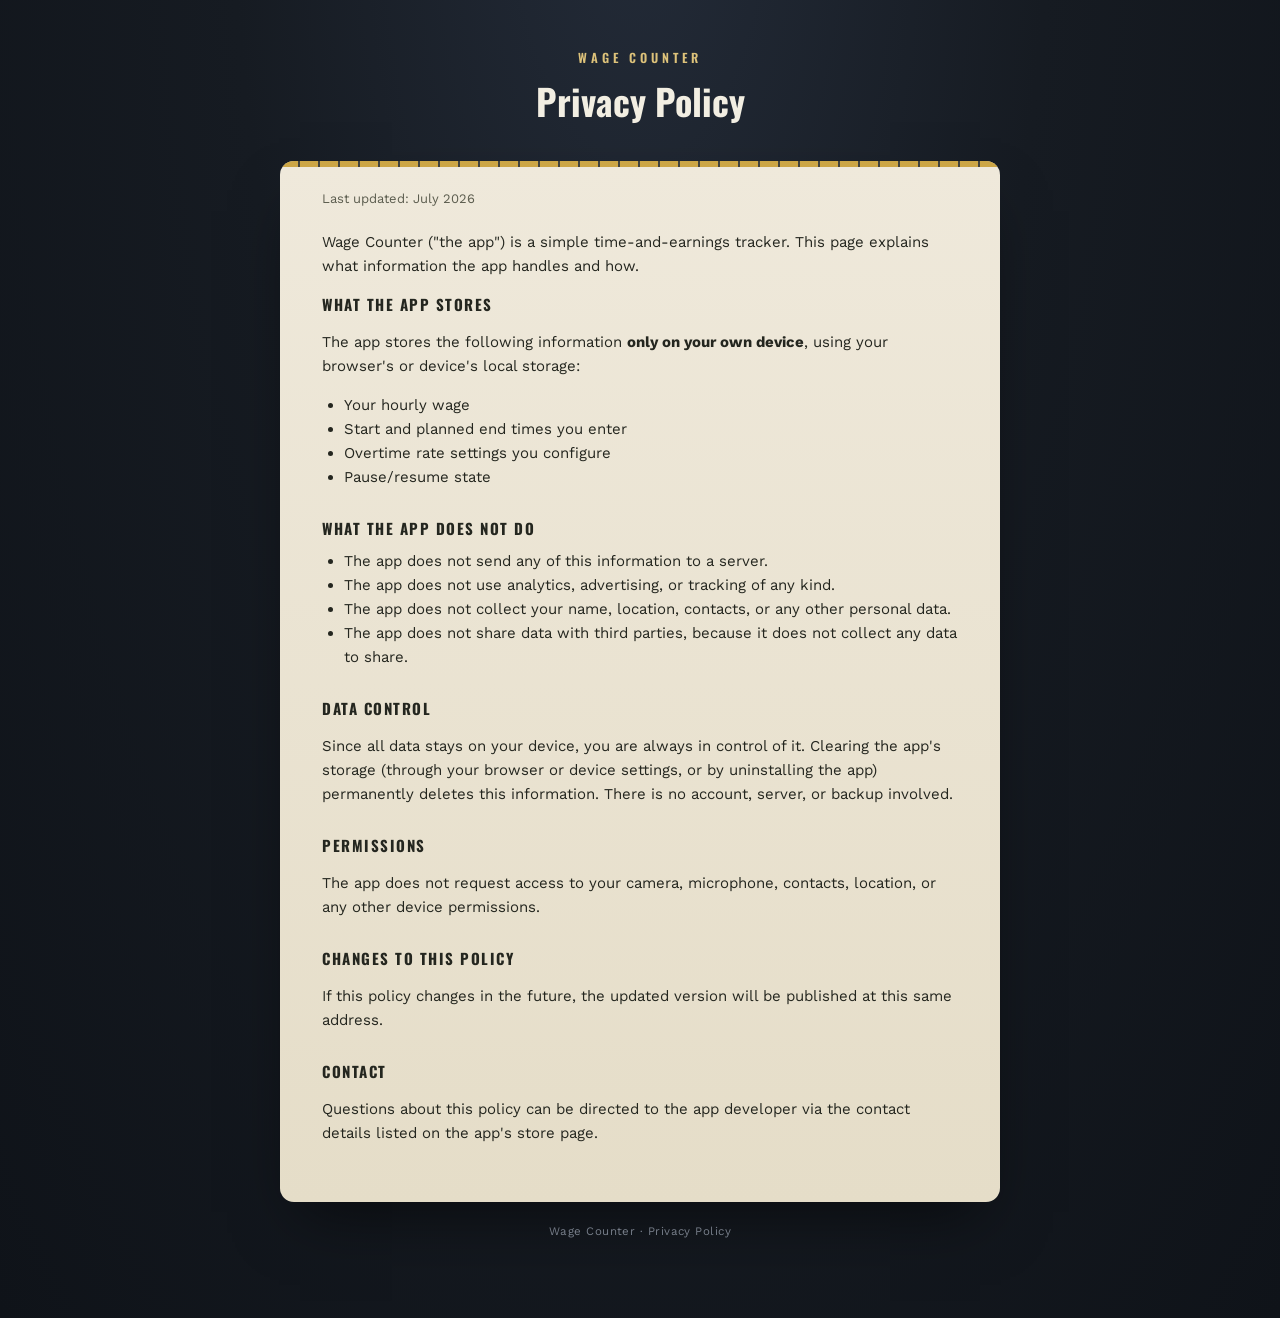
<file: privacy.html>
<!DOCTYPE html>
<html lang="en">
<head>
<meta charset="UTF-8">
<meta name="viewport" content="width=device-width, initial-scale=1.0">
<title>Privacy Policy — Wage Counter</title>
<link rel="icon" href="icon-192.png">
<link rel="preconnect" href="https://fonts.googleapis.com">
<link href="https://fonts.googleapis.com/css2?family=Oswald:wght@400;500;600;700&family=Work+Sans:wght@400;500;600&display=swap" rel="stylesheet">
<style>
  :root{
    --bg: #161b22;
    --bg-vignette: #0f1319;
    --paper: #efe9db;
    --paper-2: #e5ddc8;
    --ink: #24261f;
    --ink-soft: #5b5c4e;
    --brass: #c69a2b;
  }
  *{ box-sizing: border-box; }
  html,body{
    margin:0; padding:0; min-height:100vh;
    background: radial-gradient(ellipse at 50% -10%, #232b38 0%, var(--bg) 45%, var(--bg-vignette) 100%);
    font-family: 'Work Sans', sans-serif;
    color: var(--paper);
  }
  body{ display:flex; justify-content:center; padding: 48px 18px 80px; }
  .wrap{ width:100%; max-width: 720px; }
  .eyebrow{
    font-family:'Oswald', sans-serif; font-weight:600; letter-spacing:0.32em;
    text-transform:uppercase; font-size:12.5px; color:#ddc27a; text-align:center; margin:0 0 6px;
  }
  h1{
    font-family:'Oswald', sans-serif; font-weight:700; font-size: clamp(26px, 5vw, 36px);
    text-align:center; margin: 0 0 34px; color:#f2eee2;
  }
  .card{
    background: linear-gradient(180deg, var(--paper) 0%, var(--paper-2) 100%);
    color: var(--ink); border-radius: 14px; padding: 34px clamp(20px, 5vw, 42px) 42px;
    box-shadow: 0 30px 60px -20px rgba(0,0,0,0.55);
    position: relative; overflow: hidden;
  }
  .card::before{
    content:""; position:absolute; top:0; left:0; right:0; height:6px;
    background: repeating-linear-gradient(90deg, var(--brass) 0 18px, var(--ink) 18px 20px);
    opacity:0.85;
  }
  h2{
    font-family:'Oswald', sans-serif; font-size: 15px; text-transform:uppercase;
    letter-spacing:0.1em; margin: 28px 0 10px; color: var(--ink);
  }
  h2:first-of-type{ margin-top: 6px; }
  p, li{ line-height:1.6; font-size:15px; color: var(--ink); }
  ul{ margin: 8px 0; padding-left: 22px; }
  .updated{ font-size: 13px; color: var(--ink-soft); margin-top: -6px; margin-bottom: 20px; }
  a{ color: #8a5a1a; }
  footer{
    text-align:center; margin-top: 22px; font-size: 11.5px; color: #8b93a1; letter-spacing:0.04em;
  }
</style>
</head>
<body>
<div class="wrap">
  <p class="eyebrow">Wage Counter</p>
  <h1>Privacy Policy</h1>
  <div class="card">
    <p class="updated">Last updated: July 2026</p>

    <p>Wage Counter ("the app") is a simple time-and-earnings tracker. This page explains what information the app handles and how.</p>

    <h2>What the app stores</h2>
    <p>The app stores the following information <strong>only on your own device</strong>, using your browser's or device's local storage:</p>
    <ul>
      <li>Your hourly wage</li>
      <li>Start and planned end times you enter</li>
      <li>Overtime rate settings you configure</li>
      <li>Pause/resume state</li>
    </ul>

    <h2>What the app does not do</h2>
    <ul>
      <li>The app does not send any of this information to a server.</li>
      <li>The app does not use analytics, advertising, or tracking of any kind.</li>
      <li>The app does not collect your name, location, contacts, or any other personal data.</li>
      <li>The app does not share data with third parties, because it does not collect any data to share.</li>
    </ul>

    <h2>Data control</h2>
    <p>Since all data stays on your device, you are always in control of it. Clearing the app's storage (through your browser or device settings, or by uninstalling the app) permanently deletes this information. There is no account, server, or backup involved.</p>

    <h2>Permissions</h2>
    <p>The app does not request access to your camera, microphone, contacts, location, or any other device permissions.</p>

    <h2>Changes to this policy</h2>
    <p>If this policy changes in the future, the updated version will be published at this same address.</p>

    <h2>Contact</h2>
    <p>Questions about this policy can be directed to the app developer via the contact details listed on the app's store page.</p>
  </div>
  <footer>Wage Counter · Privacy Policy</footer>
</div>
</body>
</html>
</file>
<file: android/app/src/main/assets/www/fonts/fonts.css>
@font-face{font-family:'Oswald';font-style:normal;font-weight:400;font-display:swap;src:url('oswald-latin-400-normal.woff2') format('woff2');}
@font-face{font-family:'IBM Plex Mono';font-style:normal;font-weight:400;font-display:swap;src:url('ibm-plex-mono-latin-400-normal.woff2') format('woff2');}
@font-face{font-family:'Oswald';font-style:normal;font-weight:500;font-display:swap;src:url('oswald-latin-500-normal.woff2') format('woff2');}
@font-face{font-family:'IBM Plex Mono';font-style:normal;font-weight:500;font-display:swap;src:url('ibm-plex-mono-latin-500-normal.woff2') format('woff2');}
@font-face{font-family:'Oswald';font-style:normal;font-weight:600;font-display:swap;src:url('oswald-latin-600-normal.woff2') format('woff2');}
@font-face{font-family:'IBM Plex Mono';font-style:normal;font-weight:600;font-display:swap;src:url('ibm-plex-mono-latin-600-normal.woff2') format('woff2');}
@font-face{font-family:'Oswald';font-style:normal;font-weight:700;font-display:swap;src:url('oswald-latin-700-normal.woff2') format('woff2');}
@font-face{font-family:'IBM Plex Mono';font-style:normal;font-weight:700;font-display:swap;src:url('ibm-plex-mono-latin-700-normal.woff2') format('woff2');}
@font-face{font-family:'Work Sans';font-style:normal;font-weight:400;font-display:swap;src:url('work-sans-latin-400-normal.woff2') format('woff2');}
@font-face{font-family:'Work Sans';font-style:normal;font-weight:500;font-display:swap;src:url('work-sans-latin-500-normal.woff2') format('woff2');}
@font-face{font-family:'Work Sans';font-style:normal;font-weight:600;font-display:swap;src:url('work-sans-latin-600-normal.woff2') format('woff2');}
</file>
